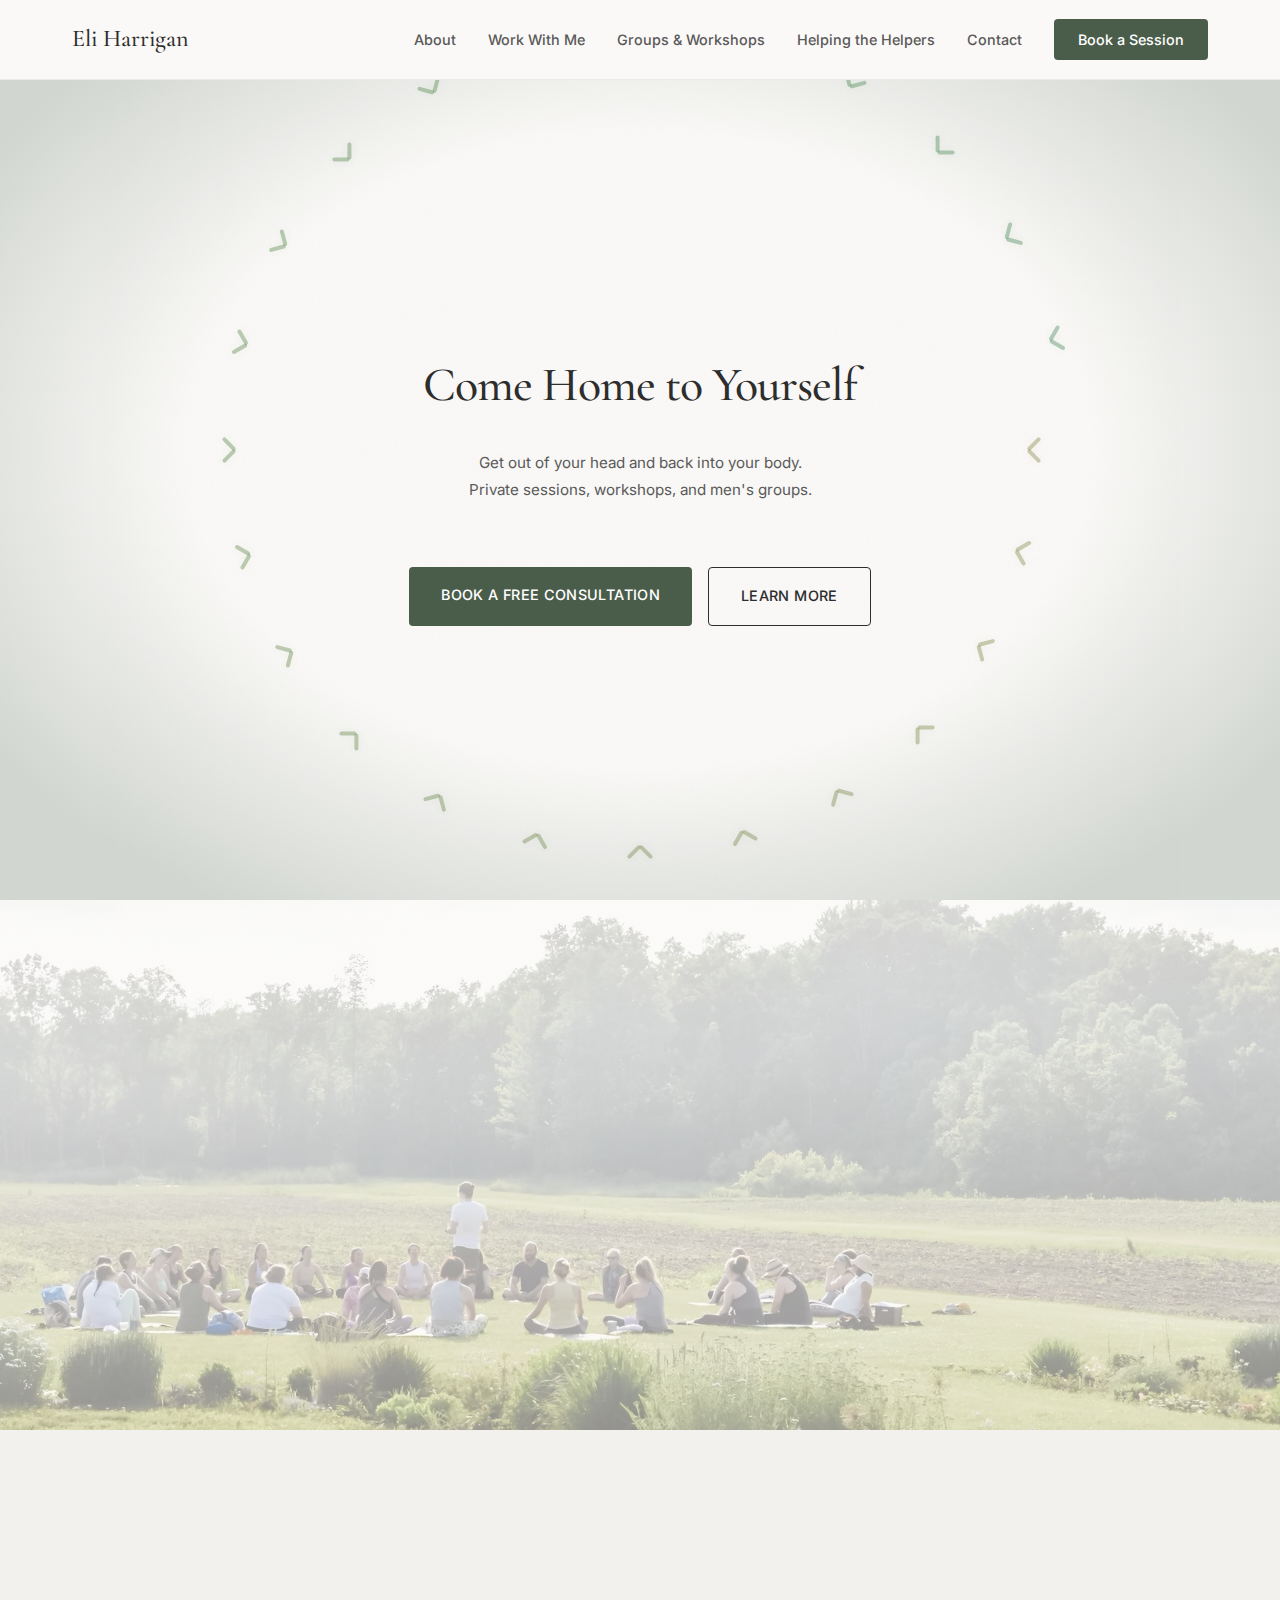
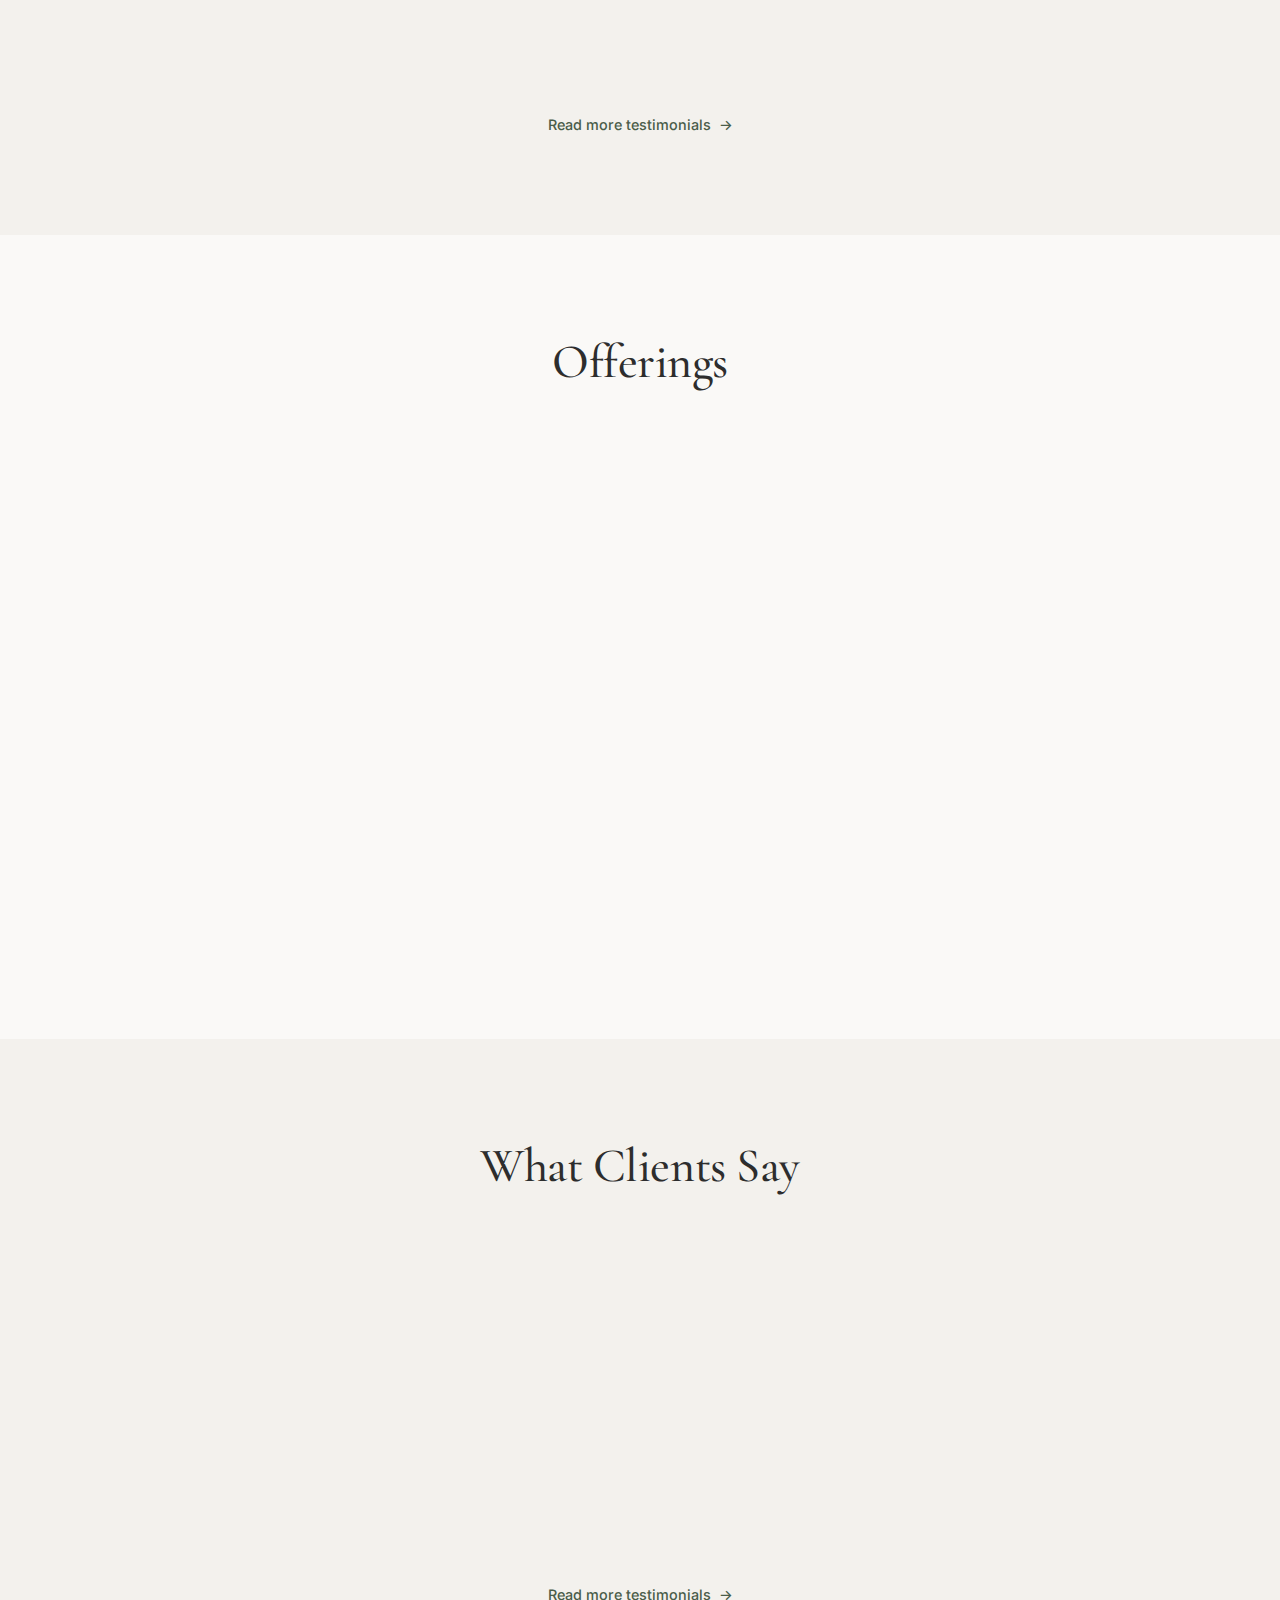
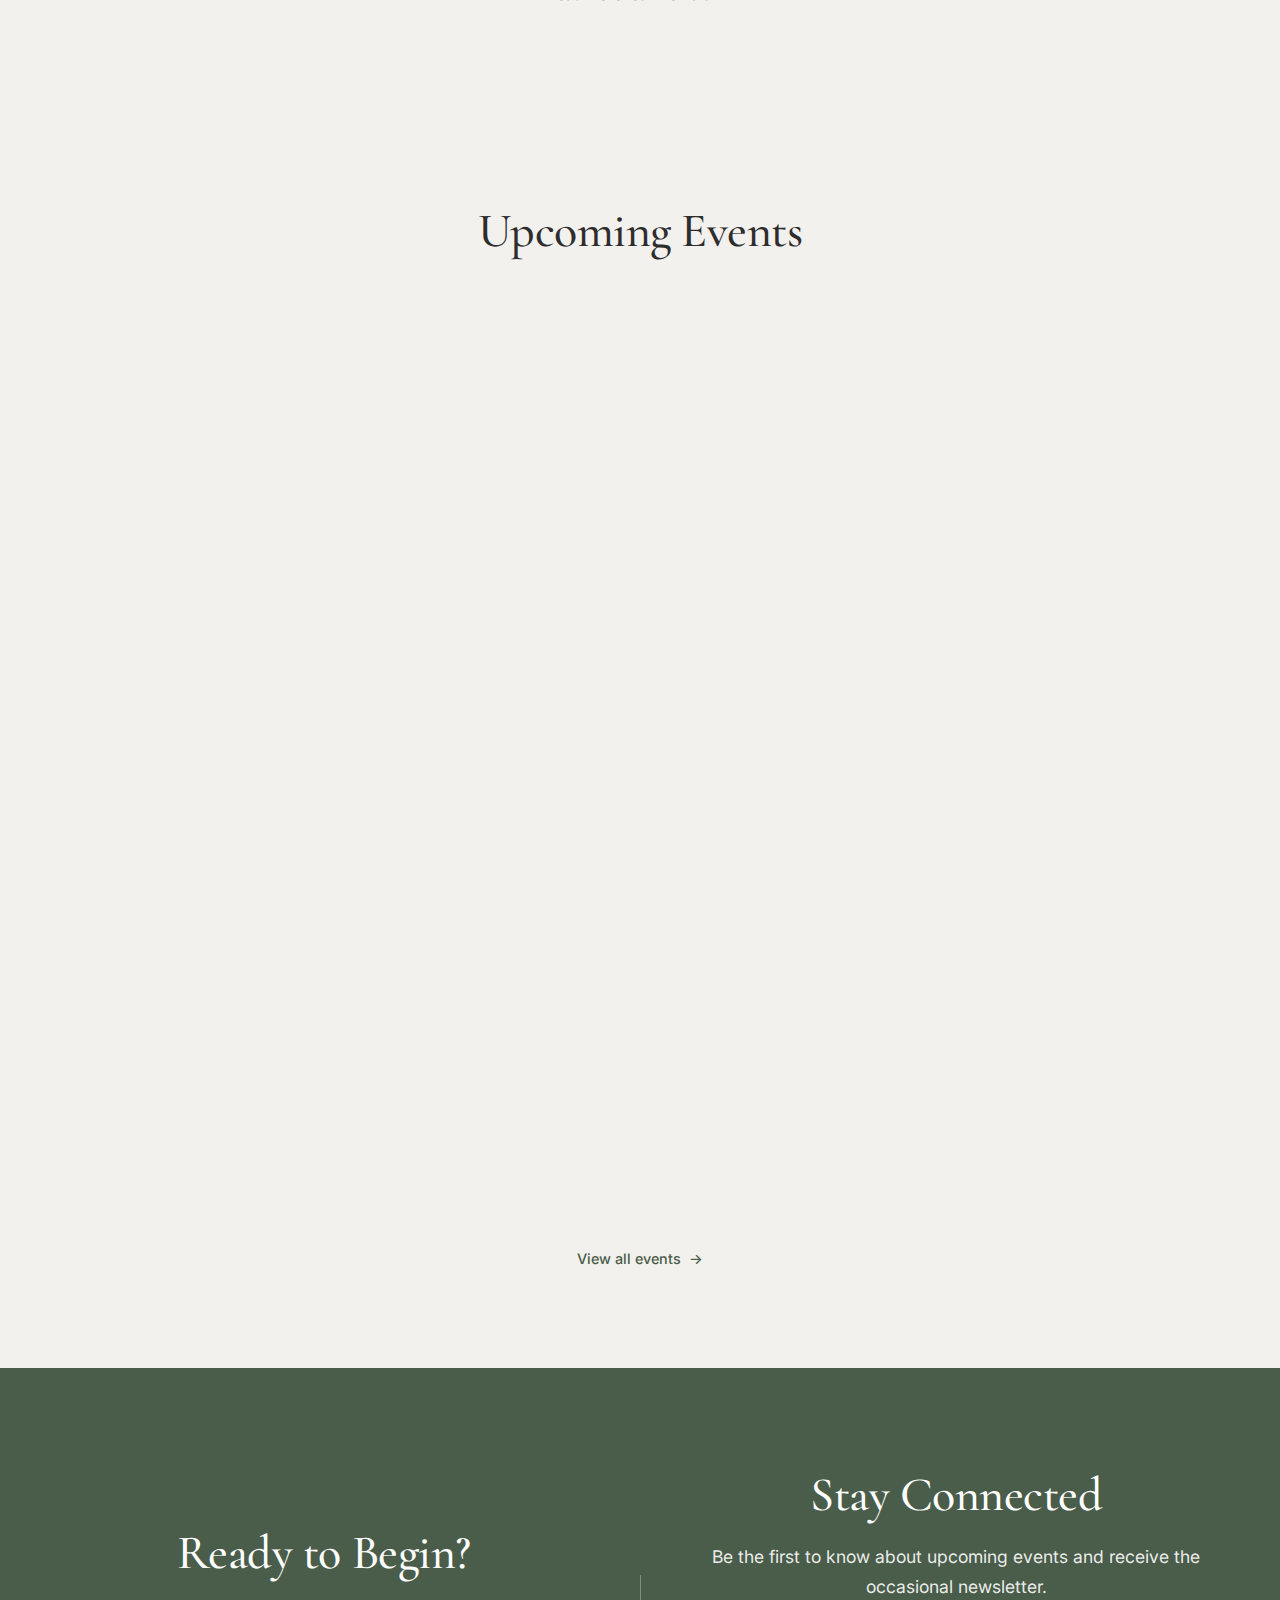
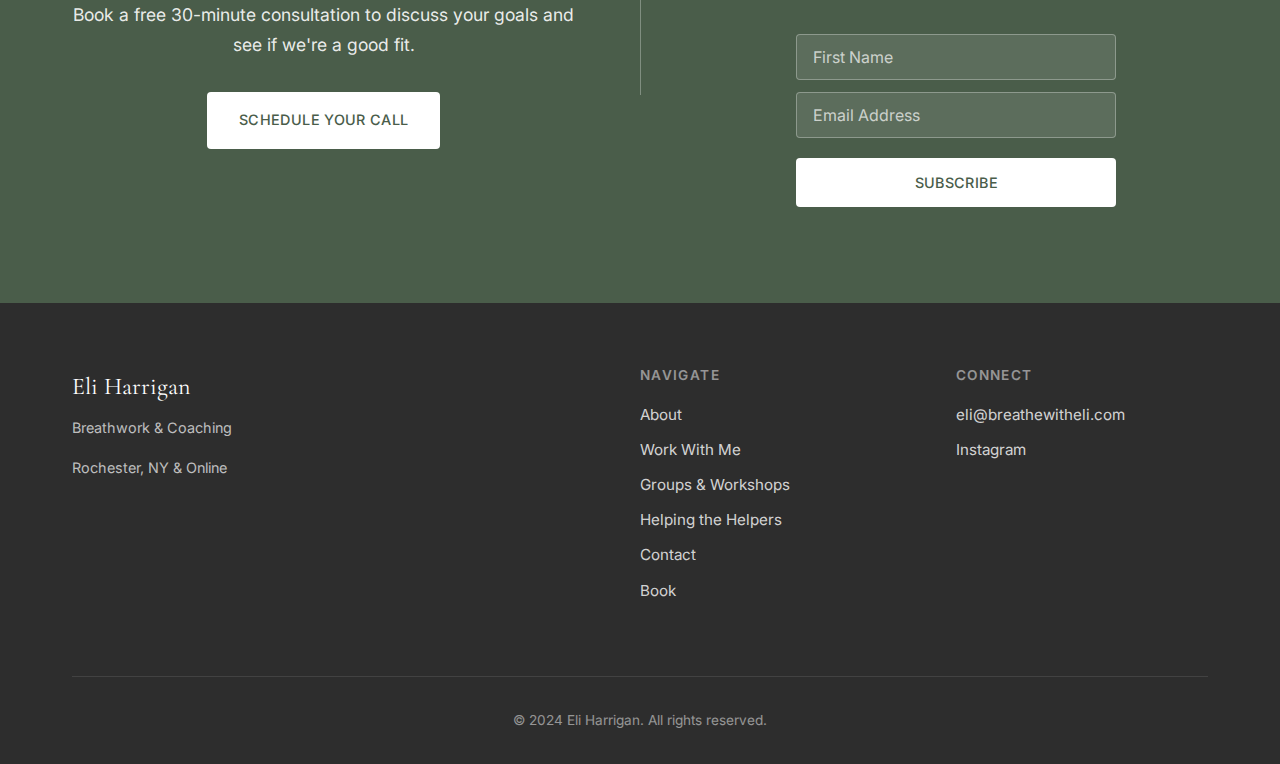
<file: index.html>
<!DOCTYPE html>
<html lang="en">
<head>
    <meta charset="UTF-8">
    <meta name="viewport" content="width=device-width, initial-scale=1.0">
    <title>Eli Harrigan | Breathwork & Coaching</title>
    <meta name="description" content="Transform your life through breathwork and coaching with Eli Harrigan. Private sessions, group workshops, and men's groups in Rochester, NY and online.">

    <!-- Favicon -->
    <link rel="icon" type="image/svg+xml" href="images/favicon.svg">

    <!-- Open Graph / Social Media -->
    <meta property="og:type" content="website">
    <meta property="og:title" content="Come Home to Yourself">
    <meta property="og:description" content="Get out of your head and back into your body. Private sessions, workshops, and men's groups.">
    <meta property="og:image" content="https://breathewitheli.com/images/hero-group-session.jpg">
    <meta property="og:url" content="https://breathewitheli.com">
    <meta name="twitter:card" content="summary_large_image">

    <link rel="preconnect" href="https://fonts.googleapis.com">
    <link rel="preconnect" href="https://fonts.gstatic.com" crossorigin>
    <link href="https://fonts.googleapis.com/css2?family=Cormorant+Garamond:ital,wght@0,400;0,500;0,600;1,400&family=Inter:wght@400;500;600&display=swap" rel="stylesheet">
    <link rel="stylesheet" href="css/styles.css">
</head>
<body>
    <!-- Navigation -->
    <nav class="navbar">
        <div class="nav-container">
            <a href="index.html" class="nav-logo">Eli Harrigan</a>
            <button class="nav-toggle" aria-label="Toggle navigation">
                <span></span>
                <span></span>
                <span></span>
            </button>
            <ul class="nav-menu">
                <li><a href="about.html">About</a></li>
                <li class="nav-dropdown">
                    <a href="work-with-me.html">Work With Me</a>
                    <ul class="dropdown-menu">
                        <li><a href="work-with-me.html#breathwork">Dynamic Breathwork</a></li>
                        <li><a href="work-with-me.html#coaching">Somatic Coaching</a></li>
                        <li><a href="work-with-me.html#mens-groups">Men's Groups</a></li>
                    </ul>
                </li>
                <li><a href="upcoming.html">Groups & Workshops</a></li>
                <li><a href="for-teams.html">Helping the Helpers</a></li>
                <li><a href="contact.html">Contact</a></li>
                <li><a href="book.html" class="nav-cta">Book a Session</a></li>
            </ul>
        </div>
    </nav>

    <!-- Hero Section -->
    <section class="hero hero--mandala">
        <div class="mandala-hover-container" id="hero-mandala"></div>
        <div class="hero-content">
            <h1>Come Home to Yourself</h1>
            <p class="hero-subtitle">Get out of your head and back into your body.<br class="desktop-only"> Private sessions, workshops, and men's groups.</p>
            <div class="mandala-mobile" id="hero-mandala-mobile"></div>
            <div class="hero-buttons">
                <a href="book.html?service=consultation" class="btn btn-primary">Book a Free Consultation</a>
                <a href="work-with-me.html" class="btn btn-secondary">Learn More</a>
            </div>
        </div>
        <a href="#intro" class="scroll-indicator" aria-label="Scroll to content">
            <svg viewBox="0 0 24 24" fill="none" stroke="currentColor" stroke-width="2">
                <path d="M7 13l5 5 5-5M7 6l5 5 5-5"/>
            </svg>
        </a>
    </section>

    <!-- Introduction Section -->
    <section id="intro" class="intro intro--with-image">
        <div class="container">
            <div class="intro-content">
                <h2>Welcome</h2>
                <p>I'm Eli Harrigan, a breathwork facilitator and coach based in Rochester, NY. I work with individuals and groups who are ready to create meaningful change in their lives.</p>
                <p>Through the power of conscious breathing, we can access parts of ourselves that thinking alone cannot reach. Whether you're navigating a transition, seeking deeper self-understanding, or ready to break through old patterns, I'm here to guide you.</p>
                <a href="about.html" class="link-arrow">More about my approach</a>
            </div>
        </div>
    </section>

    <!-- Matt Rohrer Quote -->
    <section class="testimonial">
        <div class="container">
            <blockquote class="testimonial-quote">
                <p>"Eli has helped open me up and shift my relationship to my own pain, sadness, and joy."</p>
                <cite>— Matt Rohrer, Psychotherapist & Executive Coach</cite>
            </blockquote>
            <div style="text-align: center; margin-top: 1.5rem;">
                <a href="about.html#testimonials" class="link-arrow">Read more testimonials</a>
            </div>
        </div>
    </section>

    <!-- Services Section -->
    <section class="services">
        <div class="container">
            <h2 class="section-title">Offerings</h2>
            <div class="services-grid">
                <div class="service-card">
                    <div class="service-icon">
                        <svg width="48" height="48" viewBox="0 0 24 24" fill="none" stroke="currentColor" stroke-width="1.5">
                            <!-- Person icon -->
                            <circle cx="12" cy="8" r="4"/>
                            <path d="M20 21a8 8 0 1 0-16 0"/>
                        </svg>
                    </div>
                    <h3>Somatic Coaching</h3>
                    <p>Feeling stuck & ready for a shift? 1:1 coaching sessions provide space for honest reflection, emotional unearthing, and embodied change.</p>
                    <a href="work-with-me.html#coaching" class="link-arrow">Learn more</a>
                </div>
                <div class="service-card">
                    <div class="service-icon">
                        <svg width="48" height="48" viewBox="0 0 24 24" fill="none" stroke="currentColor" stroke-width="1.5">
                            <!-- Expanding circles / breath icon -->
                            <circle cx="12" cy="12" r="3"/>
                            <circle cx="12" cy="12" r="7"/>
                            <circle cx="12" cy="12" r="11"/>
                        </svg>
                    </div>
                    <h3>Dynamic Breathwork</h3>
                    <p>Somatic therapy. Unwind chronic bracing patterns in the body with a conscious connected breath.</p>
                    <a href="work-with-me.html#breathwork" class="link-arrow">Breathe!</a>
                </div>
                <div class="service-card">
                    <div class="service-icon">
                        <svg width="48" height="48" viewBox="0 0 24 24" fill="none" stroke="currentColor" stroke-width="1.5">
                            <!-- Heart icon -->
                            <path d="M19 14c1.49-1.46 3-3.21 3-5.5A5.5 5.5 0 0 0 16.5 3c-1.76 0-3 .5-4.5 2-1.5-1.5-2.74-2-4.5-2A5.5 5.5 0 0 0 2 8.5c0 2.3 1.5 4.05 3 5.5l7 7Z"/>
                        </svg>
                    </div>
                    <h3>Men's Groups</h3>
                    <p>Join a group of conscious men for reflection, accountability & growth.</p>
                    <a href="work-with-me.html#mens-groups" class="link-arrow">Explore Current Offerings</a>
                </div>
            </div>
        </div>
    </section>

    <!-- More Testimonials Section -->
    <section class="content-section">
        <div class="container">
            <h2 style="text-align: center; margin-bottom: 3rem;">What Clients Say</h2>
            <div class="testimonials-grid">
                <div class="testimonial-card testimonial-card--with-photo">
                    <div class="testimonial-photo">
                        <img src="images/testimonial-jenny-muller.jpg" alt="Jenny Muller">
                    </div>
                    <div class="testimonial-content">
                        <p>"I've spent 20 years and thousands of dollars chasing what Eli gave me in an hour and a half."</p>
                        <cite>— Jenny Muller</cite>
                    </div>
                </div>
                <div class="testimonial-card testimonial-card--with-photo">
                    <div class="testimonial-photo">
                        <img src="images/testimonial-jesse-poppick.png" alt="Jesse Poppick">
                    </div>
                    <div class="testimonial-content">
                        <p>"It was nothing short of life-changing. I walked away completely in awe of the power of my own body and breath."</p>
                        <cite>— Jesse Poppick</cite>
                    </div>
                </div>
                <div class="testimonial-card testimonial-card--with-photo">
                    <div class="testimonial-photo">
                        <img src="images/testimonial-angela-ai.jpg" alt="Angela Ai">
                    </div>
                    <div class="testimonial-content">
                        <p>"My breathwork experience with Eli was transformative. The simple clear guidance Eli gave left space for me to enter into one of the deepest meditative states I have ever experienced."</p>
                        <cite>— Angela Ai</cite>
                    </div>
                </div>
            </div>
            <div style="text-align: center; margin-top: 2rem;">
                <a href="about.html#testimonials" class="link-arrow">Read more testimonials</a>
            </div>
        </div>
    </section>

    <!-- Upcoming Events Section -->
    <!-- NOTE: Keep this section in sync with upcoming.html, book.html, and work-with-me.html. When events are updated on upcoming.html, copy the same content here. -->
    <section class="content-section" style="background-color: var(--color-bg-alt);">
        <div class="container">
            <h2 style="text-align: center; margin-bottom: 2rem;">Upcoming Events</h2>
            <div class="events-list">
                <!-- Event 1: Breathwork at the Barn -->
                <div class="event-card">
                    <div class="event-date">
                        <span class="month">Feb</span>
                        <span class="day">1</span>
                    </div>
                    <div class="event-info">
                        <h3>Breathwork at the Barn</h3>
                        <p><strong>Saturday, February 1 · 2:00 PM - 4:00 PM</strong> · Victor, NY</p>
                        <p>Come as you are & unwind chronic patterns of bracing in the body-mind with the support of a group.</p>
                    </div>
                    <a href="https://app.acuityscheduling.com/schedule.php?owner=22572559&appointmentType=88474521" class="btn btn-secondary" target="_blank" rel="noopener">Register</a>
                </div>

                <!-- Event 2: The Inner Beloved Workshop -->
                <div class="event-card">
                    <div class="event-date">
                        <span class="month">Feb</span>
                        <span class="day">15</span>
                    </div>
                    <div class="event-info">
                        <h3>The Inner Beloved Workshop</h3>
                        <p><strong>Sunday, February 15 · 1:00 PM - 5:00 PM</strong> · Victor, NY</p>
                        <p>A half-day Valentine's Weekend workshop with <a href="https://jessetorgerson.com/" target="_blank" rel="noopener" style="color: var(--color-primary);">Jesse Torgerson</a> & Eli Harrigan.</p>
                    </div>
                    <a href="valentines.html" class="btn btn-secondary">More Info</a>
                </div>

                <!-- Event 3: Small Group Breathwork -->
                <div class="event-card">
                    <div class="event-date">
                        <span class="month">Mar</span>
                        <span class="day">3</span>
                    </div>
                    <div class="event-info">
                        <h3>Small Group Breathwork</h3>
                        <p><strong>Tuesday, March 3 · 6:00 PM - 8:00 PM</strong> · Pittsford, NY</p>
                        <p>An intimate group limited to four participants provides room for more personalized attention. Come as you are & unwind chronic patterns of bracing in the body-mind.</p>
                    </div>
                    <a href="https://buy.stripe.com/eVq8wP6BHcXecfg06bbV60k" class="btn btn-secondary" target="_blank" rel="noopener">Register</a>
                </div>

                <!-- Event 4: Men's Weekend Workshop -->
                <div class="event-card">
                    <div class="event-date">
                        <span class="month">Mar</span>
                        <span class="day">27</span>
                        <span style="font-size: 0.7rem; color: var(--color-text-light);">to 29</span>
                    </div>
                    <div class="event-info">
                        <h3>Men's Weekend Workshop</h3>
                        <p><strong>Friday-Sunday, March 27-29</strong> · Victor, NY</p>
                        <p>Somatics, movement, emotional processing, breathwork, fire circle. Real challenge & connection. No bullshit.</p>
                    </div>
                    <a href="mens-weekend.html" class="btn btn-secondary">More Info</a>
                </div>

                <!-- Event 5: The Present Man Project -->
                <div class="event-card">
                    <div class="event-date">
                        <span class="month">Apr</span>
                        <span class="day">7</span>
                        <span style="font-size: 0.7rem; color: var(--color-text-light);">to Jun 30</span>
                    </div>
                    <div class="event-info">
                        <h3>The Present Man Project</h3>
                        <p><strong>Ongoing Men's Group · 7:00 PM - 9:30 PM Tuesdays</strong> · Victor, NY</p>
                        <p>Next cohort dates: April 7th, 21st · May 5th, 19th · June 2nd, 16th, 30th</p>
                    </div>
                    <a href="mensgroup.html" class="btn btn-secondary">More Info</a>
                </div>
            </div>
            <div style="text-align: center; margin-top: 2rem;">
                <a href="upcoming.html" class="link-arrow">View all events</a>
            </div>
        </div>
    </section>

    <!-- CTA Section -->
    <section class="cta">
        <div class="container">
            <div class="cta-dual">
                <div class="cta-option">
                    <h2>Ready to Begin?</h2>
                    <p>Book a free 30-minute consultation to discuss your goals and see if we're a good fit.</p>
                    <a href="book.html?service=consultation" class="btn btn-primary">Schedule Your Call</a>
                </div>
                <div class="cta-divider"></div>
                <div class="cta-option">
                    <h2>Stay Connected</h2>
                    <p>Be the first to know about upcoming events and receive the occasional newsletter.</p>
                    <div class="kit-form-container">
                        <script src="https://f.convertkit.com/ckjs/ck.5.js"></script>
                        <form action="https://app.kit.com/forms/9017140/subscriptions" class="seva-form formkit-form" method="post" data-sv-form="9017140" data-uid="bd08d53fc5" data-format="inline" data-version="5" data-options="{&quot;settings&quot;:{&quot;after_subscribe&quot;:{&quot;action&quot;:&quot;message&quot;,&quot;success_message&quot;:&quot;Success! Now check your email to confirm your subscription.&quot;,&quot;redirect_url&quot;:&quot;&quot;},&quot;analytics&quot;:{&quot;google&quot;:null,&quot;fathom&quot;:null,&quot;facebook&quot;:null,&quot;segment&quot;:null,&quot;pinterest&quot;:null,&quot;sparkloop&quot;:null,&quot;googletagmanager&quot;:null},&quot;modal&quot;:{&quot;trigger&quot;:&quot;timer&quot;,&quot;scroll_percentage&quot;:null,&quot;timer&quot;:5,&quot;devices&quot;:&quot;all&quot;,&quot;show_once_every&quot;:15},&quot;powered_by&quot;:{&quot;show&quot;:true,&quot;url&quot;:&quot;https://kit.com/features/forms?utm_campaign=poweredby&amp;utm_content=form&amp;utm_medium=referral&amp;utm_source=dynamic&quot;},&quot;recaptcha&quot;:{&quot;enabled&quot;:false},&quot;return_visitor&quot;:{&quot;action&quot;:&quot;show&quot;,&quot;custom_content&quot;:&quot;&quot;},&quot;slide_in&quot;:{&quot;display_in&quot;:&quot;bottom_right&quot;,&quot;trigger&quot;:&quot;timer&quot;,&quot;scroll_percentage&quot;:null,&quot;timer&quot;:5,&quot;devices&quot;:&quot;all&quot;,&quot;show_once_every&quot;:15},&quot;sticky_bar&quot;:{&quot;display_in&quot;:&quot;top&quot;,&quot;trigger&quot;:&quot;timer&quot;,&quot;scroll_percentage&quot;:null,&quot;timer&quot;:5,&quot;devices&quot;:&quot;all&quot;,&quot;show_once_every&quot;:15}},&quot;version&quot;:&quot;5&quot;}" min-width="400 500 600 700 800"><div data-style="clean"><ul class="formkit-alert formkit-alert-error" data-element="errors" data-group="alert"></ul><div data-element="fields" data-stacked="false" class="seva-fields formkit-fields"><div class="formkit-field"><input class="formkit-input" aria-label="First Name" name="fields[first_name]" placeholder="First Name" type="text" style="color: rgb(0, 0, 0); border-color: rgb(227, 227, 227); border-radius: 4px; font-weight: 400;"></div><div class="formkit-field"><input class="formkit-input" name="email_address" aria-label="Email Address" placeholder="Email Address" required="" type="email" style="color: rgb(0, 0, 0); border-color: rgb(227, 227, 227); border-radius: 4px; font-weight: 400;"></div><button data-element="submit" class="formkit-submit formkit-submit" style="color: rgb(0, 0, 0); background-color: rgb(255, 255, 255); border-radius: 4px; font-weight: 400;"><div class="formkit-spinner"><div></div><div></div><div></div></div><span class="">Subscribe</span></button></div></div></form>
                    </div>
                </div>
            </div>
        </div>
    </section>

    <!-- Footer -->
    <footer class="footer">
        <div class="container">
            <div class="footer-content">
                <div class="footer-brand">
                    <a href="index.html" class="footer-logo">Eli Harrigan</a>
                    <p>Breathwork & Coaching</p>
                    <p class="footer-location">Rochester, NY & Online</p>
                </div>
                <div class="footer-nav">
                    <h4>Navigate</h4>
                    <ul>
                        <li><a href="about.html">About</a></li>
                        <li><a href="work-with-me.html">Work With Me</a></li>
                        <li><a href="upcoming.html">Groups & Workshops</a></li>
                        <li><a href="for-teams.html">Helping the Helpers</a></li>
                        <li><a href="contact.html">Contact</a></li>
                        <li><a href="book.html">Book</a></li>
                    </ul>
                </div>
                <div class="footer-connect">
                    <h4>Connect</h4>
                    <ul>
                        <li><a href="mailto:eli@breathewitheli.com">eli@breathewitheli.com</a></li>
                        <li><a href="https://instagram.com/breathewitheli" target="_blank" rel="noopener">Instagram</a></li>
                    </ul>
                </div>
            </div>
            <div class="footer-bottom">
                <p>&copy; 2024 Eli Harrigan. All rights reserved.</p>
            </div>
        </div>
    </footer>

    <script src="js/main.js"></script>
</body>
</html>
</file>
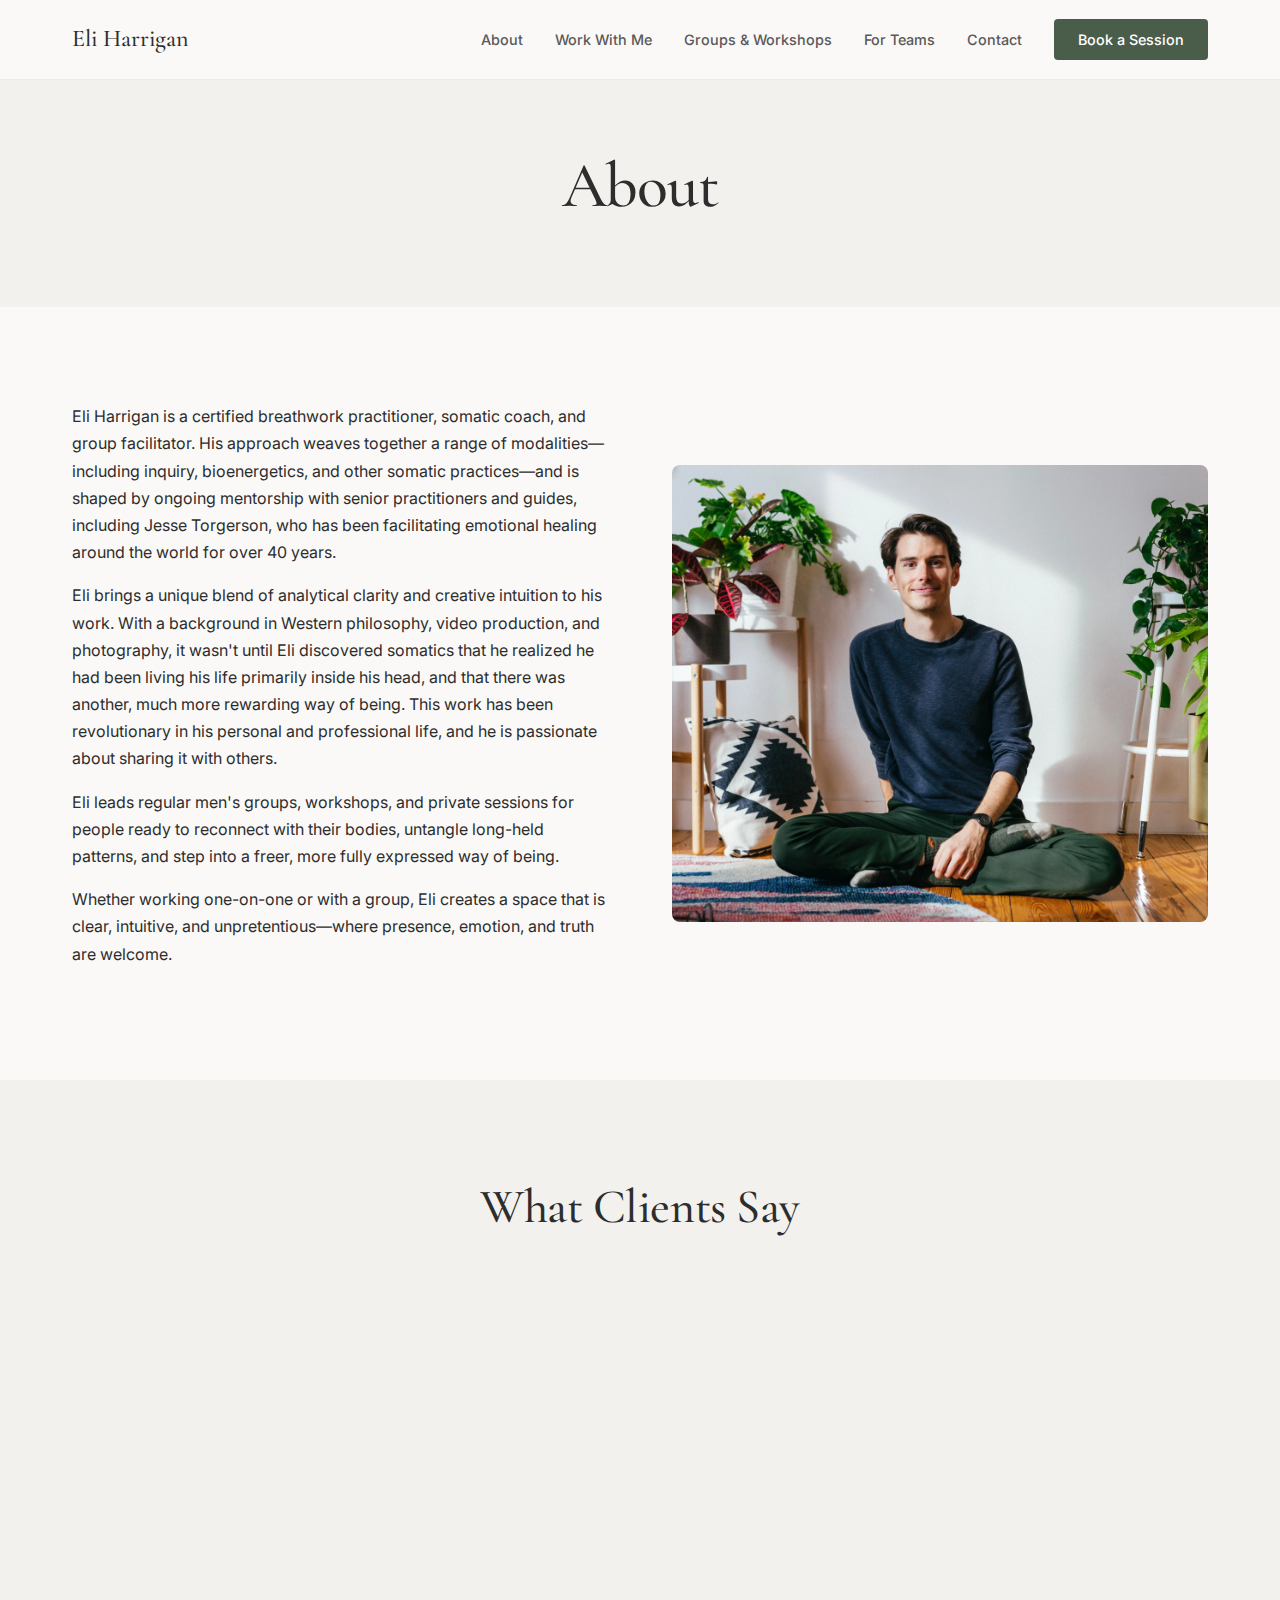
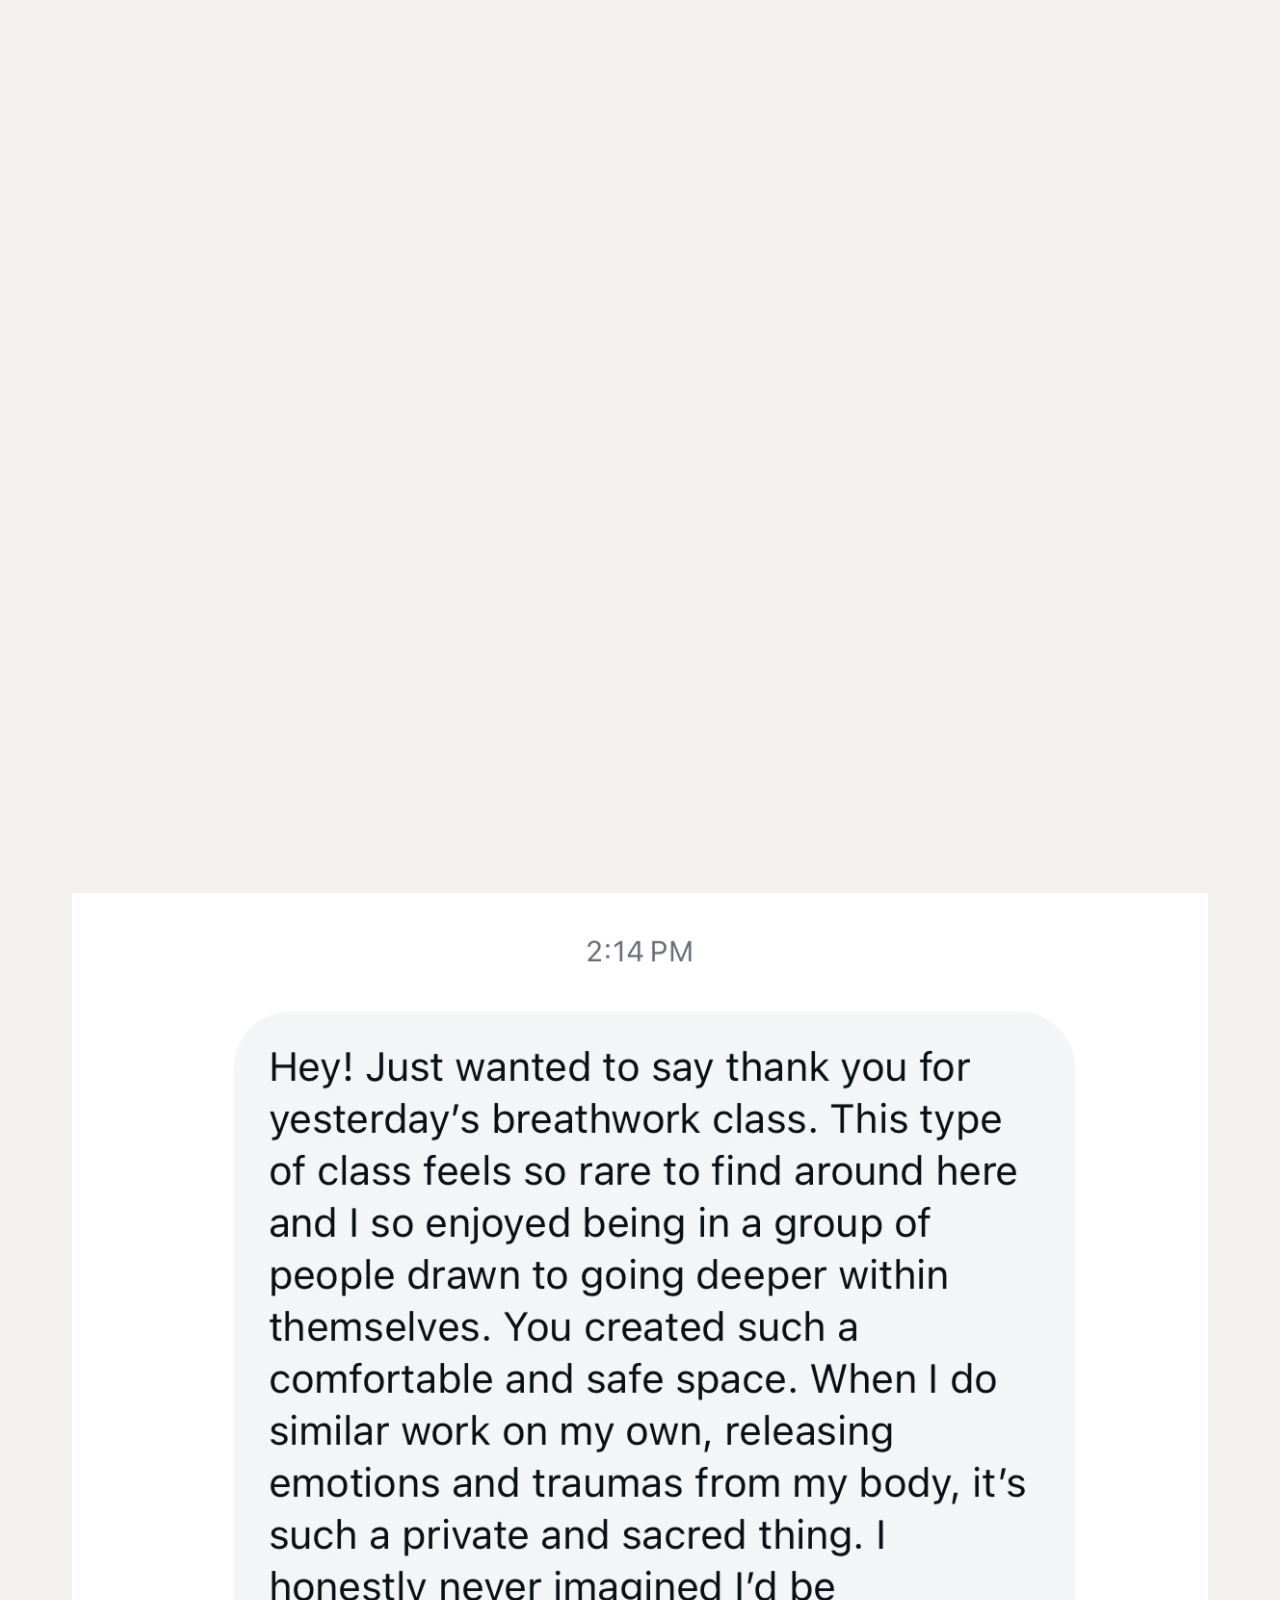
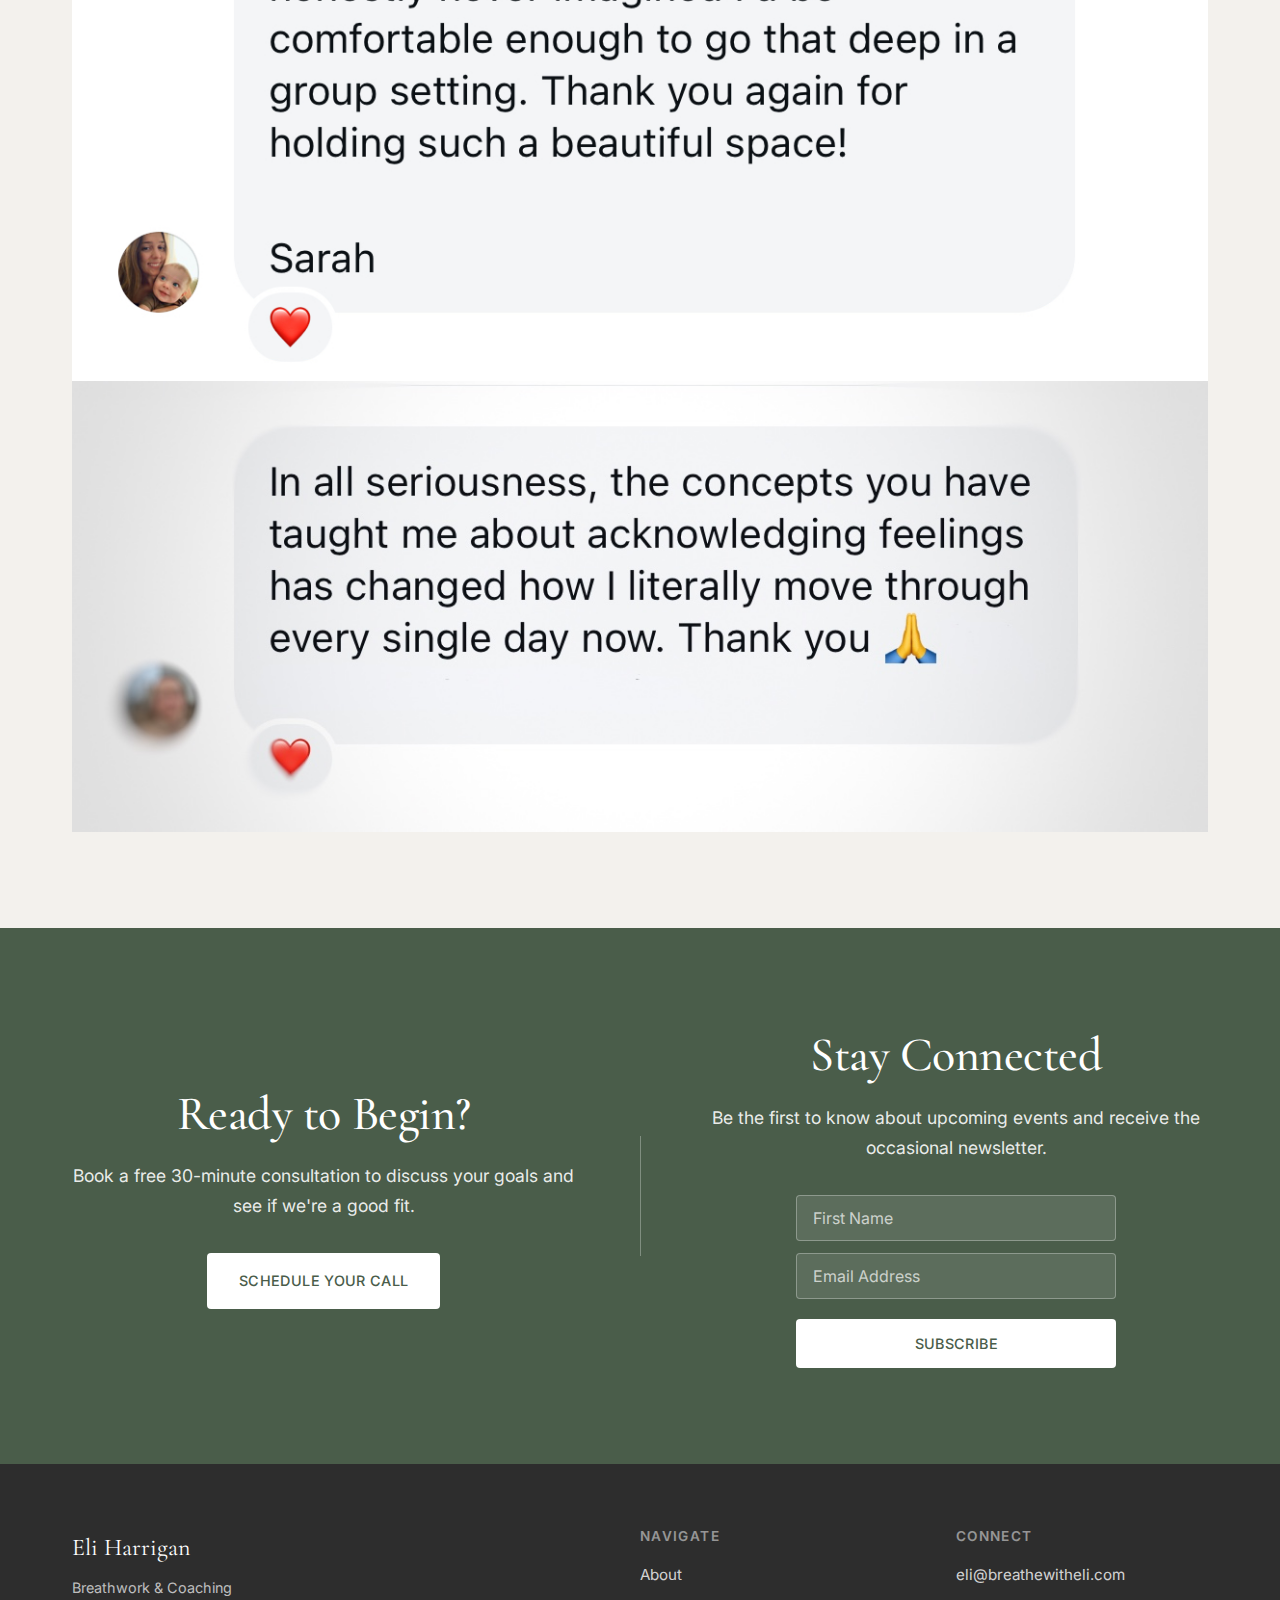
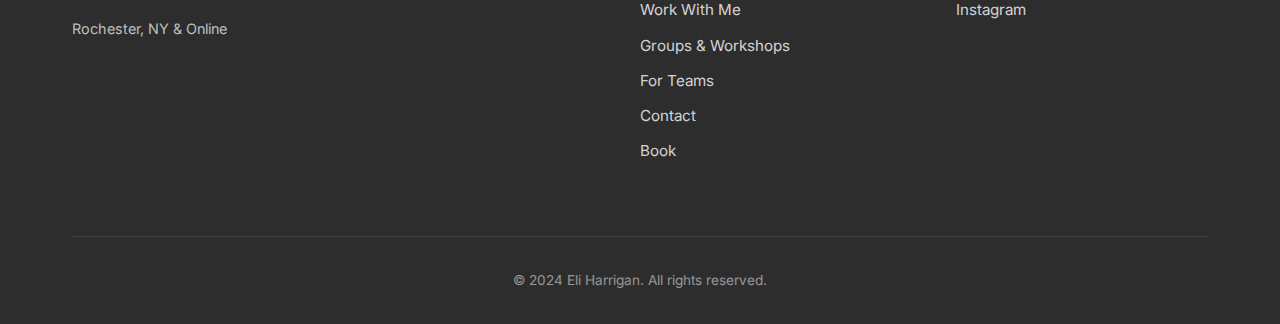
<file: about.html>
<!DOCTYPE html>
<html lang="en">
<head>
    <meta charset="UTF-8">
    <meta name="viewport" content="width=device-width, initial-scale=1.0">
    <title>About | Eli Harrigan</title>
    <meta name="description" content="Learn about Eli Harrigan's journey into breathwork and coaching, and his approach to helping clients create meaningful change.">

    <!-- Favicon -->
    <link rel="icon" type="image/svg+xml" href="images/favicon.svg">

    <!-- Open Graph / Social Media -->
    <meta property="og:type" content="website">
    <meta property="og:title" content="Come Home to Yourself">
    <meta property="og:description" content="Get out of your head and back into your body. Private sessions, workshops, and men's groups.">
    <meta property="og:image" content="https://breathewitheli.com/images/hero-group-session.jpg">
    <meta property="og:url" content="https://breathewitheli.com">
    <meta name="twitter:card" content="summary_large_image">

    <link rel="preconnect" href="https://fonts.googleapis.com">
    <link rel="preconnect" href="https://fonts.gstatic.com" crossorigin>
    <link href="https://fonts.googleapis.com/css2?family=Cormorant+Garamond:ital,wght@0,400;0,500;0,600;1,400&family=Inter:wght@400;500;600&display=swap" rel="stylesheet">
    <link rel="stylesheet" href="css/styles.css">
</head>
<body>
    <!-- Navigation -->
    <nav class="navbar">
        <div class="nav-container">
            <a href="index.html" class="nav-logo">Eli Harrigan</a>
            <button class="nav-toggle" aria-label="Toggle navigation">
                <span></span>
                <span></span>
                <span></span>
            </button>
            <ul class="nav-menu">
                <li><a href="about.html">About</a></li>
                <li class="nav-dropdown">
                    <a href="work-with-me.html">Work With Me</a>
                    <ul class="dropdown-menu">
                        <li><a href="work-with-me.html#breathwork">Dynamic Breathwork</a></li>
                        <li><a href="work-with-me.html#coaching">Somatic Coaching</a></li>
                        <li><a href="work-with-me.html#mens-groups">Men's Groups</a></li>
                    </ul>
                </li>
                <li><a href="upcoming.html">Groups & Workshops</a></li>
                <li><a href="for-teams.html">For Teams</a></li>
                <li><a href="contact.html">Contact</a></li>
                <li><a href="book.html" class="nav-cta">Book a Session</a></li>
            </ul>
        </div>
    </nav>

    <!-- Page Header -->
    <header class="page-header">
        <div class="container">
            <h1>About</h1>
        </div>
    </header>

    <!-- About Content -->
    <section class="content-section">
        <div class="container">
            <div class="two-col">
                <div class="about-text">
                    <p>Eli Harrigan is a certified breathwork practitioner, somatic coach, and group facilitator. His approach weaves together a range of modalities—including inquiry, bioenergetics, and other somatic practices—and is shaped by ongoing mentorship with senior practitioners and guides, including Jesse Torgerson, who has been facilitating emotional healing around the world for over 40 years.</p>
                    <p>Eli brings a unique blend of analytical clarity and creative intuition to his work. With a background in Western philosophy, video production, and photography, it wasn't until Eli discovered somatics that he realized he had been living his life primarily inside his head, and that there was another, much more rewarding way of being. This work has been revolutionary in his personal and professional life, and he is passionate about sharing it with others.</p>
                    <p>Eli leads regular men's groups, workshops, and private sessions for people ready to reconnect with their bodies, untangle long-held patterns, and step into a freer, more fully expressed way of being.</p>
                    <p>Whether working one-on-one or with a group, Eli creates a space that is clear, intuitive, and unpretentious—where presence, emotion, and truth are welcome.</p>
                </div>
                <div class="about-image">
                    <img src="images/eli-portrait.jpg" alt="Eli Harrigan">
                </div>
            </div>
        </div>
    </section>

    <!-- Testimonials Section -->
    <section id="testimonials" class="content-section" style="background-color: var(--color-bg-alt);">
        <div class="container">
            <h2 style="text-align: center; margin-bottom: 3rem;">What Clients Say</h2>
            <div class="testimonials-grid">
                <div class="testimonial-card testimonial-card--with-photo">
                    <div class="testimonial-photo">
                        <img src="images/testimonial-matt-rohrer.jpg" alt="Matthew L. Rohrer">
                    </div>
                    <div class="testimonial-content">
                        <p>"Doing breathwork with Eli has helped open me up and shift my relationship to my own pain, sadness, and joy."</p>
                        <cite>— Matthew L. Rohrer, LCSW, Psychotherapist & Executive Coach</cite>
                    </div>
                </div>
                <div class="testimonial-card testimonial-card--with-photo">
                    <div class="testimonial-photo">
                        <img src="images/testimonial-jenny-muller.jpg" alt="Jenny Muller">
                    </div>
                    <div class="testimonial-content">
                        <p>"I've spent 20 years and thousands of dollars chasing what Eli gave me in an hour and a half. I had a powerful release that I had not anticipated. At the end, I felt like I had finally found that quiet, non-judgment space where I could just 'be.'"</p>
                        <cite>— Jenny Muller</cite>
                    </div>
                </div>
                <div class="testimonial-card testimonial-card--with-photo">
                    <div class="testimonial-photo">
                        <img src="images/testimonial-jesse-poppick.png" alt="Jesse Poppick">
                    </div>
                    <div class="testimonial-content">
                        <p>"It was nothing short of life-changing. I walked away completely in awe of the power of my own body and breath and had one of the best sleeps I'd had in months that night."</p>
                        <cite>— Jesse Poppick</cite>
                    </div>
                </div>
                <div class="testimonial-card testimonial-card--with-photo">
                    <div class="testimonial-photo">
                        <img src="images/testimonial-maggie-benham.png" alt="Dr. Maggie Benham">
                    </div>
                    <div class="testimonial-content">
                        <p>"Private breath work with Eli has been transformative for me and my husband. Eli is intuitive and patient which helps you allow for whatever your nervous system is ready to release."</p>
                        <cite>— Dr. Maggie Benham, DC</cite>
                    </div>
                </div>
                <div class="testimonial-card testimonial-card--with-photo">
                    <div class="testimonial-photo">
                        <img src="images/testimonial-matthew-kaufman.jpg" alt="Matthew Kaufman">
                    </div>
                    <div class="testimonial-content">
                        <p>"Eli is a masterful facilitator of growth and insight. Since working with him, I've illuminated parts of myself that had unconsciously taken the wheel. He's cleared the path for my unique life force to flow more freely."</p>
                        <cite>— Matthew Kaufman, Men's Group Facilitator</cite>
                    </div>
                </div>
                <div class="testimonial-card testimonial-card--with-photo">
                    <div class="testimonial-photo">
                        <img src="images/testimonial-graham-burns.jpg" alt="Graham Burns">
                    </div>
                    <div class="testimonial-content">
                        <p>"After many many sessions with Eli I can say with confidence that he is someone I trust to be able to handle whatever comes up. Eli is an intuitive, knowledgeable, and steadfast guide through this work."</p>
                        <cite>— Graham Burns</cite>
                    </div>
                </div>
                <div class="testimonial-card testimonial-card--with-photo">
                    <div class="testimonial-photo">
                        <img src="images/testimonial-david-sutcliffe.png" alt="David Sutcliffe">
                    </div>
                    <div class="testimonial-content">
                        <p>"My breathwork experience with Eli was powerful. He's a gifted facilitator, clear and gentle in his leadership. I was able to relax fully and trust in his guidance. A wonderful experience."</p>
                        <cite>— David Sutcliffe, CCEP, Somatic Practitioner & Coach</cite>
                    </div>
                </div>
                <div class="testimonial-card testimonial-card--with-photo">
                    <div class="testimonial-photo">
                        <img src="images/testimonial-angela-ai.jpg" alt="Angela Ai">
                    </div>
                    <div class="testimonial-content">
                        <p>"My breathwork experience with Eli was transformative. The simple clear guidance Eli gave left space for me to enter into one of the deepest meditative states I have ever experienced."</p>
                        <cite>— Angela Ai</cite>
                    </div>
                </div>
                <div class="testimonial-card testimonial-card--with-photo">
                    <div class="testimonial-photo">
                        <img src="images/testimonial-jonathan-magee.jpg" alt="Jonathan Magee">
                    </div>
                    <div class="testimonial-content">
                        <p>"Doing breathwork with Eli was a life-changing experience. I was amazed at what insights and relief could come. Eli's calming, grounded presence made me feel safe and supported."</p>
                        <cite>— Jonathan Magee</cite>
                    </div>
                </div>
            </div>

            <!-- Screenshot testimonials -->
            <div style="margin-top: 4rem;">
                <div class="screenshot-testimonials">
                    <div class="screenshot-testimonial">
                        <img src="images/testimonial-screenshot-sarah.png" alt="Message from Sarah thanking Eli for the breathwork class">
                    </div>
                    <div class="screenshot-testimonial">
                        <img src="images/testimonial-screenshot-2.png" alt="Message about how breathwork changed their daily life">
                    </div>
                </div>
            </div>
        </div>
    </section>

    <!-- CTA Section -->
    <section class="cta">
        <div class="container">
            <div class="cta-dual">
                <div class="cta-option">
                    <h2>Ready to Begin?</h2>
                    <p>Book a free 30-minute consultation to discuss your goals and see if we're a good fit.</p>
                    <a href="book.html?service=consultation" class="btn btn-primary">Schedule Your Call</a>
                </div>
                <div class="cta-divider"></div>
                <div class="cta-option">
                    <h2>Stay Connected</h2>
                    <p>Be the first to know about upcoming events and receive the occasional newsletter.</p>
                    <div class="kit-form-container">
                        <script src="https://f.convertkit.com/ckjs/ck.5.js"></script>
                        <form action="https://app.kit.com/forms/9017140/subscriptions" class="seva-form formkit-form" method="post" data-sv-form="9017140" data-uid="bd08d53fc5" data-format="inline" data-version="5" data-options="{&quot;settings&quot;:{&quot;after_subscribe&quot;:{&quot;action&quot;:&quot;message&quot;,&quot;success_message&quot;:&quot;Success! Now check your email to confirm your subscription.&quot;,&quot;redirect_url&quot;:&quot;&quot;},&quot;analytics&quot;:{&quot;google&quot;:null,&quot;fathom&quot;:null,&quot;facebook&quot;:null,&quot;segment&quot;:null,&quot;pinterest&quot;:null,&quot;sparkloop&quot;:null,&quot;googletagmanager&quot;:null},&quot;modal&quot;:{&quot;trigger&quot;:&quot;timer&quot;,&quot;scroll_percentage&quot;:null,&quot;timer&quot;:5,&quot;devices&quot;:&quot;all&quot;,&quot;show_once_every&quot;:15},&quot;powered_by&quot;:{&quot;show&quot;:true,&quot;url&quot;:&quot;https://kit.com/features/forms?utm_campaign=poweredby&amp;utm_content=form&amp;utm_medium=referral&amp;utm_source=dynamic&quot;},&quot;recaptcha&quot;:{&quot;enabled&quot;:false},&quot;return_visitor&quot;:{&quot;action&quot;:&quot;show&quot;,&quot;custom_content&quot;:&quot;&quot;},&quot;slide_in&quot;:{&quot;display_in&quot;:&quot;bottom_right&quot;,&quot;trigger&quot;:&quot;timer&quot;,&quot;scroll_percentage&quot;:null,&quot;timer&quot;:5,&quot;devices&quot;:&quot;all&quot;,&quot;show_once_every&quot;:15},&quot;sticky_bar&quot;:{&quot;display_in&quot;:&quot;top&quot;,&quot;trigger&quot;:&quot;timer&quot;,&quot;scroll_percentage&quot;:null,&quot;timer&quot;:5,&quot;devices&quot;:&quot;all&quot;,&quot;show_once_every&quot;:15}},&quot;version&quot;:&quot;5&quot;}" min-width="400 500 600 700 800"><div data-style="clean"><ul class="formkit-alert formkit-alert-error" data-element="errors" data-group="alert"></ul><div data-element="fields" data-stacked="false" class="seva-fields formkit-fields"><div class="formkit-field"><input class="formkit-input" aria-label="First Name" name="fields[first_name]" placeholder="First Name" type="text" style="color: rgb(0, 0, 0); border-color: rgb(227, 227, 227); border-radius: 4px; font-weight: 400;"></div><div class="formkit-field"><input class="formkit-input" name="email_address" aria-label="Email Address" placeholder="Email Address" required="" type="email" style="color: rgb(0, 0, 0); border-color: rgb(227, 227, 227); border-radius: 4px; font-weight: 400;"></div><button data-element="submit" class="formkit-submit formkit-submit" style="color: rgb(0, 0, 0); background-color: rgb(255, 255, 255); border-radius: 4px; font-weight: 400;"><div class="formkit-spinner"><div></div><div></div><div></div></div><span class="">Subscribe</span></button></div></div></form>
                    </div>
                </div>
            </div>
        </div>
    </section>

    <!-- Footer -->
    <footer class="footer">
        <div class="container">
            <div class="footer-content">
                <div class="footer-brand">
                    <a href="index.html" class="footer-logo">Eli Harrigan</a>
                    <p>Breathwork & Coaching</p>
                    <p class="footer-location">Rochester, NY & Online</p>
                </div>
                <div class="footer-nav">
                    <h4>Navigate</h4>
                    <ul>
                        <li><a href="about.html">About</a></li>
                        <li class="nav-dropdown">
                    <a href="work-with-me.html">Work With Me</a>
                    <ul class="dropdown-menu">
                        <li><a href="work-with-me.html#breathwork">Dynamic Breathwork</a></li>
                        <li><a href="work-with-me.html#coaching">Somatic Coaching</a></li>
                        <li><a href="work-with-me.html#mens-groups">Men's Groups</a></li>
                    </ul>
                </li>
                        <li><a href="upcoming.html">Groups & Workshops</a></li>
                        <li><a href="for-teams.html">For Teams</a></li>
                        <li><a href="contact.html">Contact</a></li>
                        <li><a href="book.html">Book</a></li>
                    </ul>
                </div>
                <div class="footer-connect">
                    <h4>Connect</h4>
                    <ul>
                        <li><a href="mailto:eli@breathewitheli.com">eli@breathewitheli.com</a></li>
                        <li><a href="https://instagram.com/breathewitheli" target="_blank" rel="noopener">Instagram</a></li>
                    </ul>
                </div>
            </div>
            <div class="footer-bottom">
                <p>&copy; 2024 Eli Harrigan. All rights reserved.</p>
            </div>
        </div>
    </footer>

    <script src="js/main.js"></script>
    
</body>
</html>
</file>
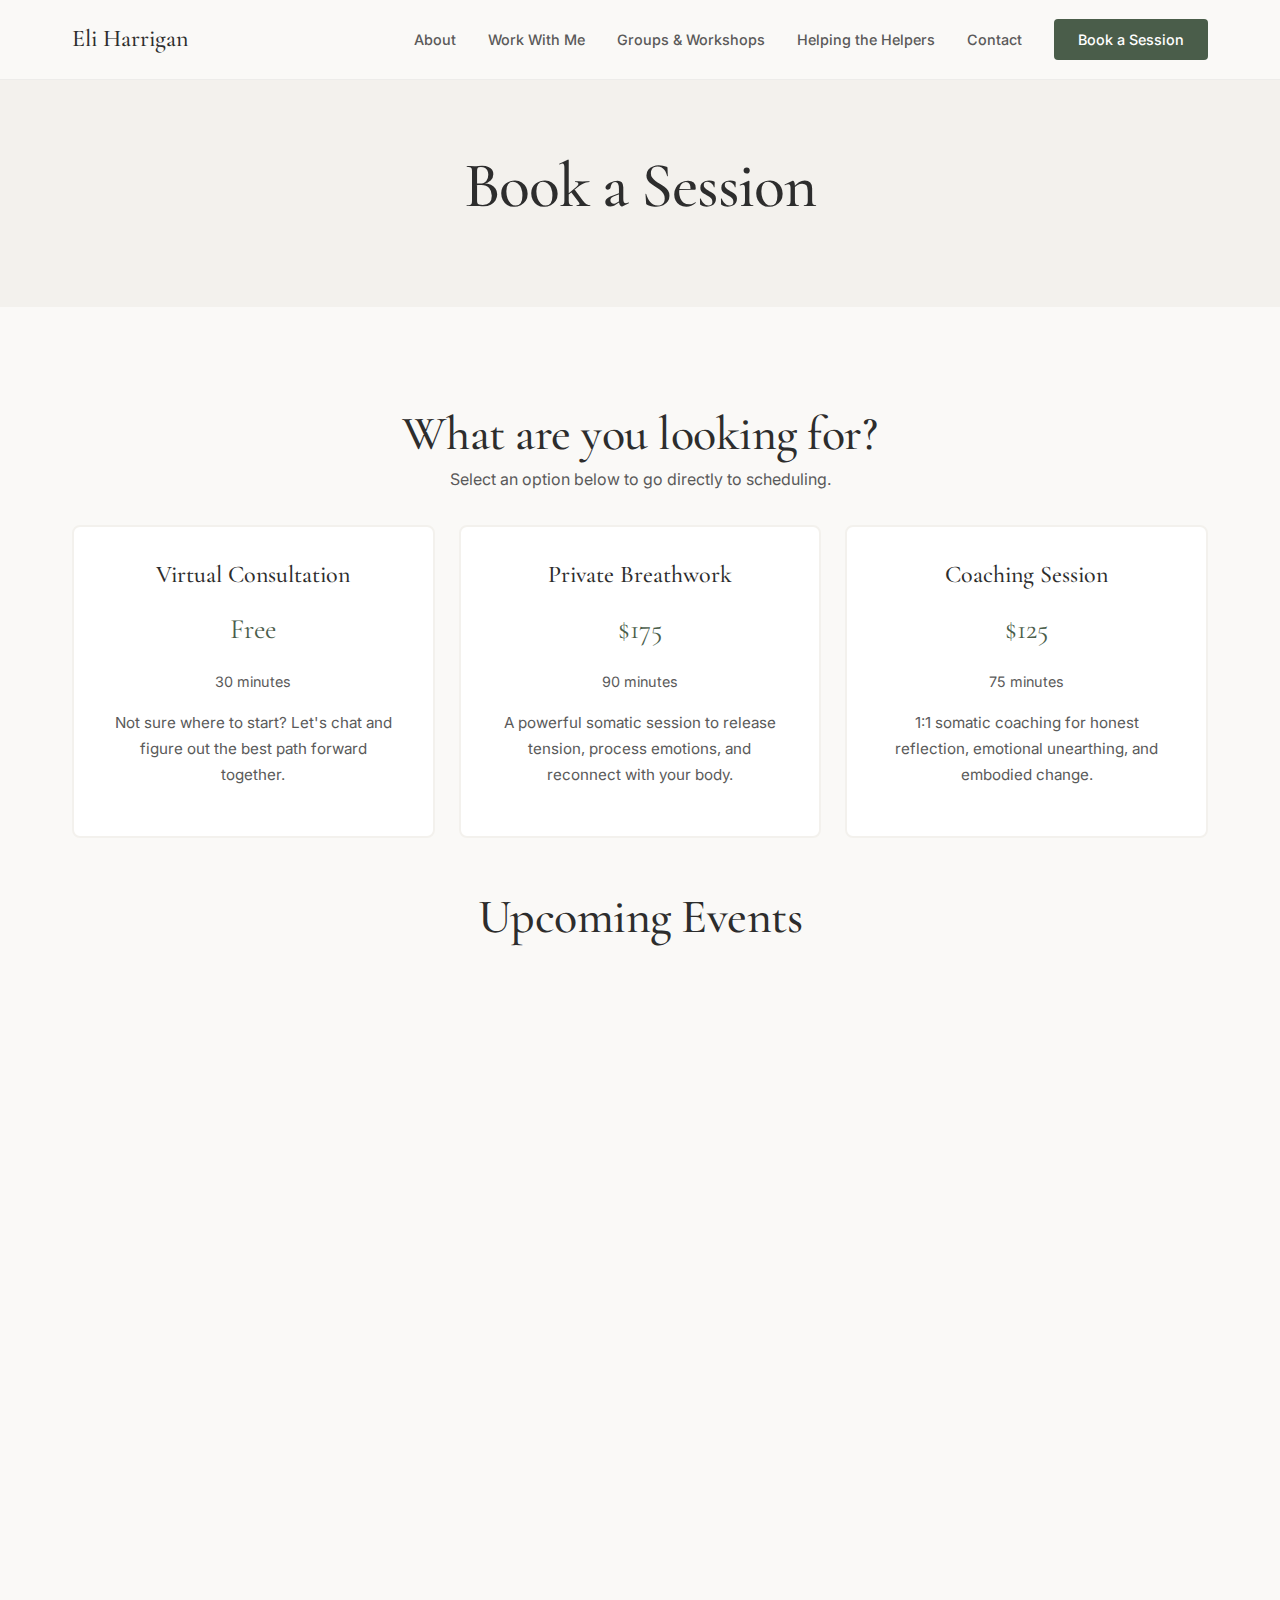
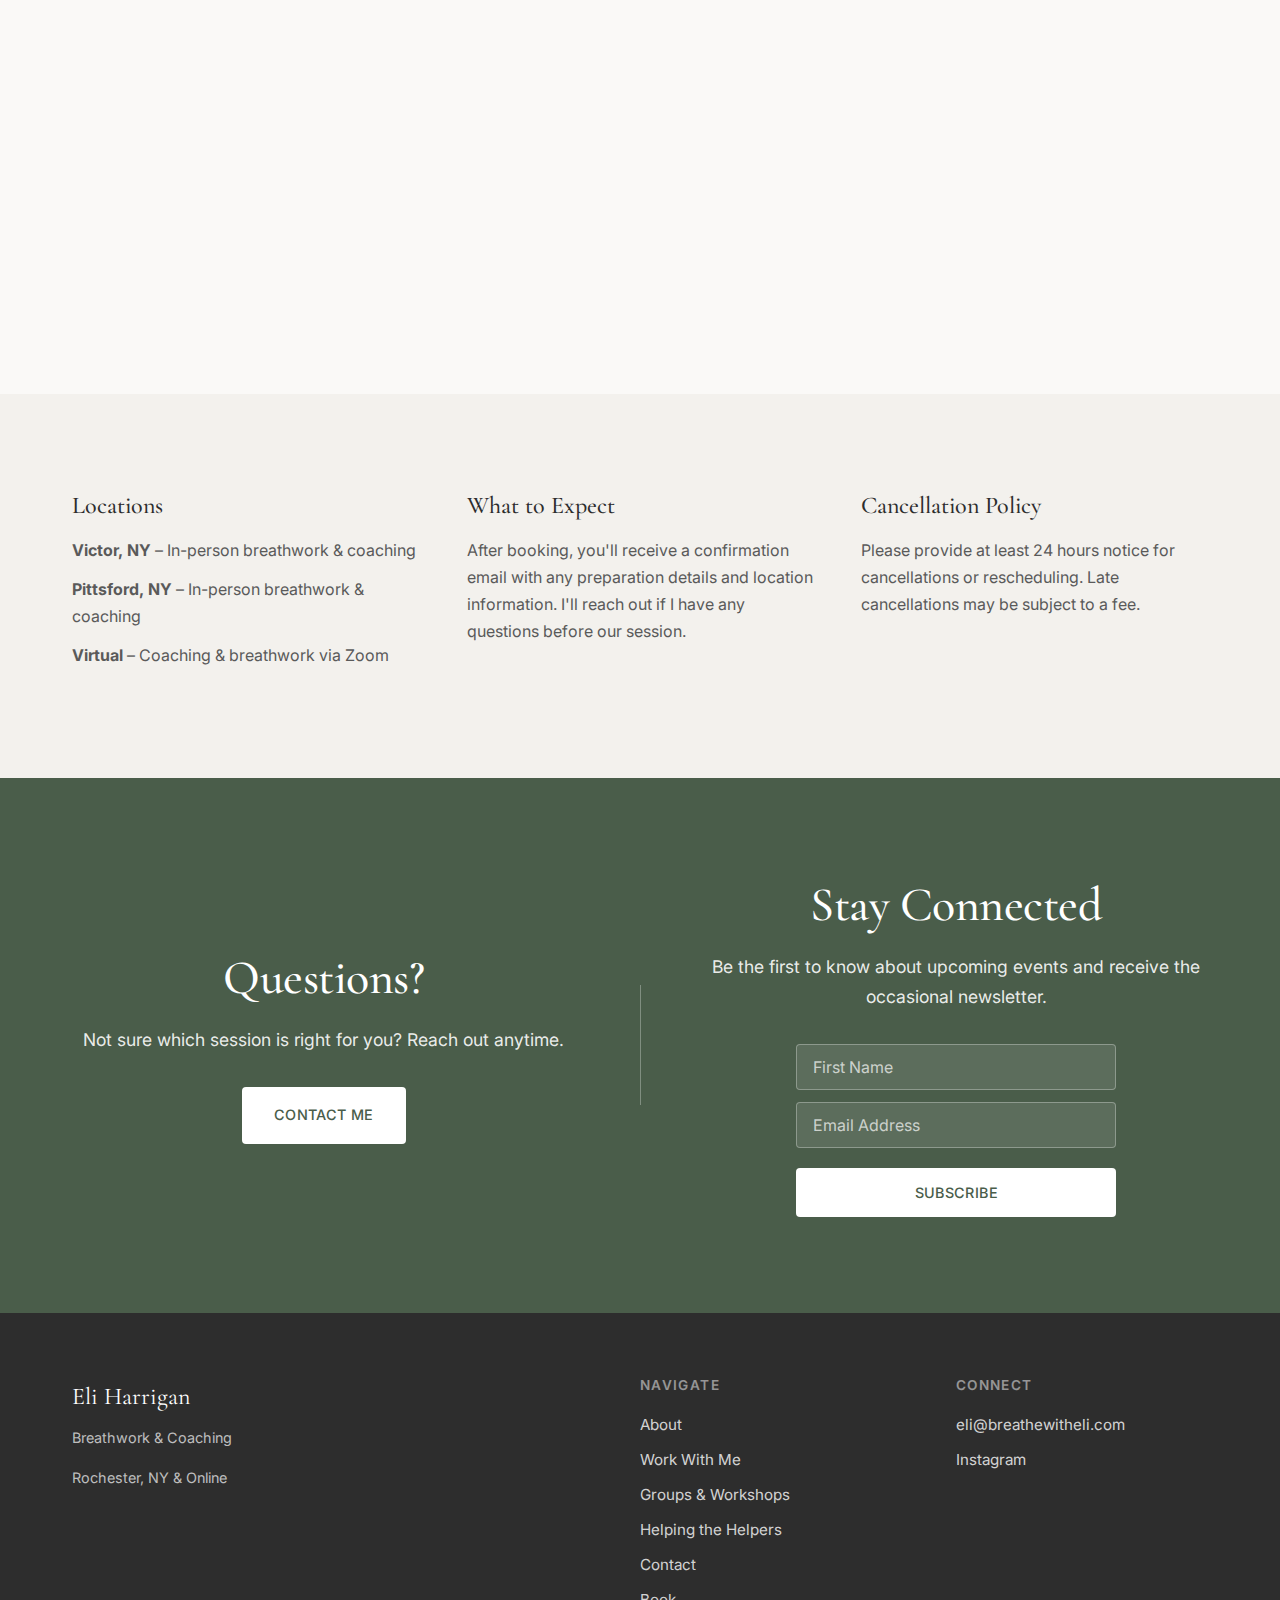
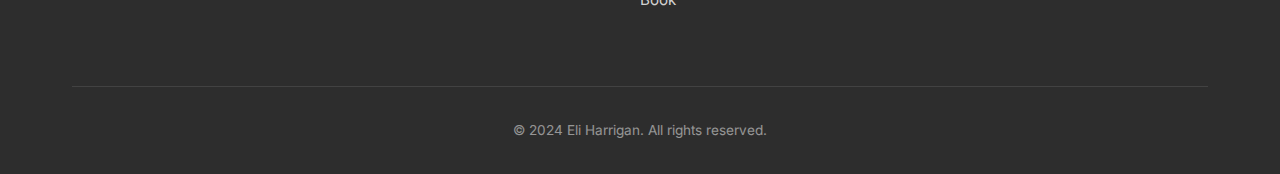
<file: book.html>
<!DOCTYPE html>
<html lang="en">
<head>
    <meta charset="UTF-8">
    <meta name="viewport" content="width=device-width, initial-scale=1.0">
    <title>Book a Session | Eli Harrigan</title>
    <meta name="description" content="Book a breathwork session, coaching call, or free consultation with Eli Harrigan.">

    <!-- Favicon -->
    <link rel="icon" type="image/svg+xml" href="images/favicon.svg">

    <!-- Open Graph / Social Media -->
    <meta property="og:type" content="website">
    <meta property="og:title" content="Come Home to Yourself">
    <meta property="og:description" content="Get out of your head and back into your body. Private sessions, workshops, and men's groups.">
    <meta property="og:image" content="https://breathewitheli.com/images/hero-group-session.jpg">
    <meta property="og:url" content="https://breathewitheli.com">
    <meta name="twitter:card" content="summary_large_image">

    <link rel="preconnect" href="https://fonts.googleapis.com">
    <link rel="preconnect" href="https://fonts.gstatic.com" crossorigin>
    <link href="https://fonts.googleapis.com/css2?family=Cormorant+Garamond:ital,wght@0,400;0,500;0,600;1,400&family=Inter:wght@400;500;600&display=swap" rel="stylesheet">
    <link rel="stylesheet" href="css/styles.css">
    <style>
        .booking-options {
            display: grid;
            grid-template-columns: repeat(auto-fit, minmax(280px, 1fr));
            gap: 1.5rem;
            margin-bottom: 3rem;
        }
        .booking-card {
            background: var(--color-white);
            border: 2px solid var(--color-bg-alt);
            border-radius: 8px;
            padding: 2rem;
            text-align: center;
            cursor: pointer;
            transition: all 0.3s ease;
        }
        .booking-card:hover {
            border-color: var(--color-primary);
            transform: translateY(-2px);
        }
        .booking-card.active {
            border-color: var(--color-primary);
            background: var(--color-bg-alt);
        }
        .booking-card h3 {
            margin-bottom: 0.5rem;
        }
        .booking-card .price {
            font-size: 1.75rem;
            font-family: var(--font-heading);
            color: var(--color-primary);
            margin: 1rem 0;
        }
        .booking-card .duration {
            color: var(--color-text-light);
            font-size: 0.9rem;
        }
        .booking-card p {
            margin-top: 1rem;
            color: var(--color-text-light);
            font-size: 0.95rem;
        }

        /* Sub-options for expandable cards */
        .sub-options {
            display: none;
            margin-top: 1.5rem;
            padding-top: 1.5rem;
            border-top: 1px solid var(--color-bg-alt);
        }
        .sub-options.show {
            display: block;
        }
        .sub-options h4 {
            font-size: 1rem;
            margin-bottom: 1rem;
            color: var(--color-text);
        }
        .sub-option {
            display: flex;
            justify-content: space-between;
            align-items: center;
            padding: 0.75rem 1rem;
            margin-bottom: 0.5rem;
            background: var(--color-white);
            border: 1px solid var(--color-bg-alt);
            border-radius: 4px;
            cursor: pointer;
            transition: all 0.2s ease;
        }
        .sub-option:hover {
            border-color: var(--color-primary);
            background: var(--color-bg);
        }
        .sub-option .location {
            font-weight: 500;
            color: var(--color-text);
        }
        .sub-option .option-price {
            color: var(--color-primary);
            font-weight: 500;
        }

        .booking-container {
            min-height: 600px;
            background-color: var(--color-white);
            border-radius: 8px;
            overflow: hidden;
        }
        .booking-container iframe {
            width: 100%;
            height: 800px;
            border: none;
        }
        .booking-intro {
            text-align: center;
            max-width: 700px;
            margin: 0 auto 2rem;
        }
        .booking-intro p {
            color: var(--color-text-light);
        }
    </style>
</head>
<body>
    <!-- Navigation -->
    <nav class="navbar">
        <div class="nav-container">
            <a href="index.html" class="nav-logo">Eli Harrigan</a>
            <button class="nav-toggle" aria-label="Toggle navigation">
                <span></span>
                <span></span>
                <span></span>
            </button>
            <ul class="nav-menu">
                <li><a href="about.html">About</a></li>
                <li class="nav-dropdown">
                    <a href="work-with-me.html">Work With Me</a>
                    <ul class="dropdown-menu">
                        <li><a href="work-with-me.html#breathwork">Dynamic Breathwork</a></li>
                        <li><a href="work-with-me.html#coaching">Somatic Coaching</a></li>
                        <li><a href="work-with-me.html#mens-groups">Men's Groups</a></li>
                    </ul>
                </li>
                <li><a href="upcoming.html">Groups & Workshops</a></li>
                <li><a href="helping-the-helpers.html">Helping the Helpers</a></li>
                <li><a href="contact.html">Contact</a></li>
                <li><a href="book.html" class="nav-cta">Book a Session</a></li>
            </ul>
        </div>
    </nav>

    <!-- Page Header -->
    <header class="page-header">
        <div class="container">
            <h1>Book a Session</h1>
        </div>
    </header>

    <!-- Service Selection -->
    <section class="content-section">
        <div class="container">
            <div class="booking-intro">
                <h2>What are you looking for?</h2>
                <p>Select an option below to go directly to scheduling.</p>
            </div>
            <div class="booking-options">
                <div class="booking-card" data-service="consultation" onclick="bookService('consultation')">
                    <h3>Virtual Consultation</h3>
                    <div class="price">Free</div>
                    <div class="duration">30 minutes</div>
                    <p>Not sure where to start? Let's chat and figure out the best path forward together.</p>
                </div>
                <div class="booking-card" data-service="breathwork" onclick="toggleOptions('breathwork')">
                    <h3>Private Breathwork</h3>
                    <div class="price">$175</div>
                    <div class="duration">90 minutes</div>
                    <p>A powerful somatic session to release tension, process emotions, and reconnect with your body.</p>
                    <div class="sub-options" id="breathwork-options">
                        <h4>Choose your location:</h4>
                        <div class="sub-option" onclick="event.stopPropagation(); bookService('breathwork-victor')">
                            <span class="location">Victor, NY (In-Person)</span>
                        </div>
                        <div class="sub-option" onclick="event.stopPropagation(); bookService('breathwork-pittsford')">
                            <span class="location">Pittsford, NY (In-Person)</span>
                        </div>
                        <div class="sub-option" onclick="event.stopPropagation(); bookService('breathwork-virtual')">
                            <span class="location">Virtual (Zoom)</span>
                        </div>
                    </div>
                </div>
                <div class="booking-card" data-service="coaching" onclick="toggleOptions('coaching')">
                    <h3>Coaching Session</h3>
                    <div class="price">$125</div>
                    <div class="duration">75 minutes</div>
                    <p>1:1 somatic coaching for honest reflection, emotional unearthing, and embodied change.</p>
                    <div class="sub-options" id="coaching-options">
                        <h4>Choose your location:</h4>
                        <div class="sub-option" onclick="event.stopPropagation(); bookService('coaching-victor')">
                            <span class="location">Victor, NY (In-Person)</span>
                        </div>
                        <div class="sub-option" onclick="event.stopPropagation(); bookService('coaching-pittsford')">
                            <span class="location">Pittsford, NY (In-Person)</span>
                        </div>
                        <div class="sub-option" onclick="event.stopPropagation(); bookService('coaching-virtual')">
                            <span class="location">Virtual (Zoom)</span>
                        </div>
                    </div>
                </div>
            </div>

            <!-- Upcoming Events -->
            <div style="margin-top: 3rem;">
                <h2 style="text-align: center; margin-bottom: 2rem;">Upcoming Events</h2>
                <div class="events-list">
                    <!-- Event 1: Breathwork at the Barn -->
                    <div class="event-card">
                        <div class="event-date">
                            <span class="month">Feb</span>
                            <span class="day">1</span>
                        </div>
                        <div class="event-info">
                            <h3>Breathwork at the Barn</h3>
                            <p><strong>Saturday, February 1 · 2:00 PM - 4:00 PM</strong> · Victor, NY</p>
                            <p>Come as you are & unwind chronic patterns of bracing in the body-mind with the support of a group.</p>
                        </div>
                        <a href="https://app.acuityscheduling.com/schedule.php?owner=22572559&appointmentType=88474521" class="btn btn-secondary" target="_blank" rel="noopener">Register</a>
                    </div>

                    <!-- Event 2: The Inner Beloved Workshop -->
                    <div class="event-card">
                        <div class="event-date">
                            <span class="month">Feb</span>
                            <span class="day">15</span>
                        </div>
                        <div class="event-info">
                            <h3>The Inner Beloved Workshop</h3>
                            <p><strong>Sunday, February 15 · 1:00 PM - 5:00 PM</strong> · Victor, NY</p>
                            <p>A half-day Valentine's Weekend workshop with <a href="https://jessetorgerson.com/" target="_blank" rel="noopener" style="color: var(--color-primary);">Jesse Torgerson</a> & Eli Harrigan.</p>
                        </div>
                        <a href="valentines.html" class="btn btn-secondary">More Info</a>
                    </div>

                    <!-- Event 3: Small Group Breathwork -->
                    <div class="event-card">
                        <div class="event-date">
                            <span class="month">Mar</span>
                            <span class="day">3</span>
                        </div>
                        <div class="event-info">
                            <h3>Small Group Breathwork</h3>
                            <p><strong>Tuesday, March 3 · 6:00 PM - 8:00 PM</strong> · Pittsford, NY</p>
                            <p>An intimate group limited to four participants provides room for more personalized attention. Come as you are & unwind chronic patterns of bracing in the body-mind.</p>
                        </div>
                        <a href="https://buy.stripe.com/eVq8wP6BHcXecfg06bbV60k" class="btn btn-secondary" target="_blank" rel="noopener">Register</a>
                    </div>

                    <!-- Event 4: Men's Weekend Workshop -->
                    <div class="event-card">
                        <div class="event-date">
                            <span class="month">Mar</span>
                            <span class="day">27</span>
                            <span style="font-size: 0.7rem; color: var(--color-text-light);">to 29</span>
                        </div>
                        <div class="event-info">
                            <h3>Men's Weekend Workshop</h3>
                            <p><strong>Friday-Sunday, March 27-29</strong> · Victor, NY</p>
                            <p>Somatics, movement, emotional processing, breathwork, fire circle. Real challenge & connection. No bullshit.</p>
                        </div>
                        <a href="mens-weekend.html" class="btn btn-secondary">More Info</a>
                    </div>

                    <!-- Event 5: The Present Man Project -->
                    <div class="event-card">
                        <div class="event-date">
                            <span class="month">Apr</span>
                            <span class="day">7</span>
                            <span style="font-size: 0.7rem; color: var(--color-text-light);">to Jun 30</span>
                        </div>
                        <div class="event-info">
                            <h3>The Present Man Project</h3>
                            <p><strong>Ongoing Men's Group · 7:00 PM - 9:30 PM Tuesdays</strong> · Victor, NY</p>
                            <p>Next cohort dates: April 7th, 21st · May 5th, 19th · June 2nd, 16th, 30th</p>
                        </div>
                        <a href="mensgroup.html" class="btn btn-secondary">More Info</a>
                    </div>
                </div>
            </div>
        </div>
    </section>

    <!-- Info Section -->
    <section class="content-section" style="background-color: var(--color-bg-alt);">
        <div class="container">
            <div style="display: grid; grid-template-columns: repeat(auto-fit, minmax(280px, 1fr)); gap: 3rem;">
                <div>
                    <h3>Locations</h3>
                    <ul style="margin-top: 1rem; color: var(--color-text-light);">
                        <li style="margin-bottom: 0.75rem;"><strong>Victor, NY</strong> – In-person breathwork & coaching</li>
                        <li style="margin-bottom: 0.75rem;"><strong>Pittsford, NY</strong> – In-person breathwork & coaching</li>
                        <li style="margin-bottom: 0.75rem;"><strong>Virtual</strong> – Coaching & breathwork via Zoom</li>
                    </ul>
                </div>
                <div>
                    <h3>What to Expect</h3>
                    <p style="margin-top: 1rem; color: var(--color-text-light);">
                        After booking, you'll receive a confirmation email with any preparation details and location information. I'll reach out if I have any questions before our session.
                    </p>
                </div>
                <div>
                    <h3>Cancellation Policy</h3>
                    <p style="margin-top: 1rem; color: var(--color-text-light);">
                        Please provide at least 24 hours notice for cancellations or rescheduling. Late cancellations may be subject to a fee.
                    </p>
                </div>
            </div>
        </div>
    </section>

    <!-- CTA Section -->
    <section class="cta">
        <div class="container">
            <div class="cta-dual">
                <div class="cta-option">
                    <h2>Questions?</h2>
                    <p>Not sure which session is right for you? Reach out anytime.</p>
                    <a href="contact.html" class="btn btn-primary">Contact Me</a>
                </div>
                <div class="cta-divider"></div>
                <div class="cta-option">
                    <h2>Stay Connected</h2>
                    <p>Be the first to know about upcoming events and receive the occasional newsletter.</p>
                    <div class="kit-form-container">
                        <script src="https://f.convertkit.com/ckjs/ck.5.js"></script>
                        <form action="https://app.kit.com/forms/9017140/subscriptions" class="seva-form formkit-form" method="post" data-sv-form="9017140" data-uid="bd08d53fc5" data-format="inline" data-version="5" data-options="{&quot;settings&quot;:{&quot;after_subscribe&quot;:{&quot;action&quot;:&quot;message&quot;,&quot;success_message&quot;:&quot;Success! Now check your email to confirm your subscription.&quot;,&quot;redirect_url&quot;:&quot;&quot;},&quot;analytics&quot;:{&quot;google&quot;:null,&quot;fathom&quot;:null,&quot;facebook&quot;:null,&quot;segment&quot;:null,&quot;pinterest&quot;:null,&quot;sparkloop&quot;:null,&quot;googletagmanager&quot;:null},&quot;modal&quot;:{&quot;trigger&quot;:&quot;timer&quot;,&quot;scroll_percentage&quot;:null,&quot;timer&quot;:5,&quot;devices&quot;:&quot;all&quot;,&quot;show_once_every&quot;:15},&quot;powered_by&quot;:{&quot;show&quot;:true,&quot;url&quot;:&quot;https://kit.com/features/forms?utm_campaign=poweredby&amp;utm_content=form&amp;utm_medium=referral&amp;utm_source=dynamic&quot;},&quot;recaptcha&quot;:{&quot;enabled&quot;:false},&quot;return_visitor&quot;:{&quot;action&quot;:&quot;show&quot;,&quot;custom_content&quot;:&quot;&quot;},&quot;slide_in&quot;:{&quot;display_in&quot;:&quot;bottom_right&quot;,&quot;trigger&quot;:&quot;timer&quot;,&quot;scroll_percentage&quot;:null,&quot;timer&quot;:5,&quot;devices&quot;:&quot;all&quot;,&quot;show_once_every&quot;:15},&quot;sticky_bar&quot;:{&quot;display_in&quot;:&quot;top&quot;,&quot;trigger&quot;:&quot;timer&quot;,&quot;scroll_percentage&quot;:null,&quot;timer&quot;:5,&quot;devices&quot;:&quot;all&quot;,&quot;show_once_every&quot;:15}},&quot;version&quot;:&quot;5&quot;}" min-width="400 500 600 700 800"><div data-style="clean"><ul class="formkit-alert formkit-alert-error" data-element="errors" data-group="alert"></ul><div data-element="fields" data-stacked="false" class="seva-fields formkit-fields"><div class="formkit-field"><input class="formkit-input" aria-label="First Name" name="fields[first_name]" placeholder="First Name" type="text" style="color: rgb(0, 0, 0); border-color: rgb(227, 227, 227); border-radius: 4px; font-weight: 400;"></div><div class="formkit-field"><input class="formkit-input" name="email_address" aria-label="Email Address" placeholder="Email Address" required="" type="email" style="color: rgb(0, 0, 0); border-color: rgb(227, 227, 227); border-radius: 4px; font-weight: 400;"></div><button data-element="submit" class="formkit-submit formkit-submit" style="color: rgb(0, 0, 0); background-color: rgb(255, 255, 255); border-radius: 4px; font-weight: 400;"><div class="formkit-spinner"><div></div><div></div><div></div></div><span class="">Subscribe</span></button></div></div></form>
                    </div>
                </div>
            </div>
        </div>
    </section>

    <!-- Footer -->
    <footer class="footer">
        <div class="container">
            <div class="footer-content">
                <div class="footer-brand">
                    <a href="index.html" class="footer-logo">Eli Harrigan</a>
                    <p>Breathwork & Coaching</p>
                    <p class="footer-location">Rochester, NY & Online</p>
                </div>
                <div class="footer-nav">
                    <h4>Navigate</h4>
                    <ul>
                        <li><a href="about.html">About</a></li>
                        <li class="nav-dropdown">
                    <a href="work-with-me.html">Work With Me</a>
                    <ul class="dropdown-menu">
                        <li><a href="work-with-me.html#breathwork">Dynamic Breathwork</a></li>
                        <li><a href="work-with-me.html#coaching">Somatic Coaching</a></li>
                        <li><a href="work-with-me.html#mens-groups">Men's Groups</a></li>
                    </ul>
                </li>
                        <li><a href="upcoming.html">Groups & Workshops</a></li>
                        <li><a href="helping-the-helpers.html">Helping the Helpers</a></li>
                        <li><a href="contact.html">Contact</a></li>
                        <li><a href="book.html">Book</a></li>
                    </ul>
                </div>
                <div class="footer-connect">
                    <h4>Connect</h4>
                    <ul>
                        <li><a href="mailto:eli@breathewitheli.com">eli@breathewitheli.com</a></li>
                        <li><a href="https://instagram.com/breathewitheli" target="_blank" rel="noopener">Instagram</a></li>
                    </ul>
                </div>
            </div>
            <div class="footer-bottom">
                <p>&copy; 2024 Eli Harrigan. All rights reserved.</p>
            </div>
        </div>
    </footer>

    <script src="js/main.js"></script>
    <script>
        // Acuity appointment type URLs
        const acuityUrls = {
            'consultation': 'https://app.acuityscheduling.com/schedule.php?owner=22572559&appointmentType=88330409',
            'coaching-virtual': 'https://app.acuityscheduling.com/schedule.php?owner=22572559&appointmentType=88330399',
            'coaching-victor': 'https://app.acuityscheduling.com/schedule.php?owner=22572559&appointmentType=88331832',
            'coaching-pittsford': 'https://app.acuityscheduling.com/schedule.php?owner=22572559&appointmentType=88331858',
            'breathwork-victor': 'https://app.acuityscheduling.com/schedule.php?owner=22572559&appointmentType=84562996',
            'breathwork-pittsford': 'https://app.acuityscheduling.com/schedule.php?owner=22572559&appointmentType=21772859',
            'breathwork-virtual': 'https://app.acuityscheduling.com/schedule.php?owner=22572559&appointmentType=84563446'
        };

        // Book a specific service - opens Acuity directly
        function bookService(service) {
            const url = acuityUrls[service];
            if (url) {
                window.open(url, '_blank');
            }
        }

        // Toggle sub-options for a service
        function toggleOptions(service) {
            const options = document.getElementById(service + '-options');
            const card = document.querySelector('[data-service="' + service + '"]');

            options.classList.toggle('show');
            card.classList.toggle('active');
        }

        // Check URL parameters on load
        document.addEventListener('DOMContentLoaded', function() {
            const params = new URLSearchParams(window.location.search);
            const service = params.get('service');

            if (service === 'breathwork' || service === 'coaching') {
                // Show options expanded
                const options = document.getElementById(service + '-options');
                const card = document.querySelector('[data-service="' + service + '"]');
                options.classList.add('show');
                card.classList.add('active');
                // Scroll to the card
                setTimeout(() => {
                    card.scrollIntoView({ behavior: 'smooth', block: 'center' });
                }, 300);
            } else if (service === 'consultation') {
                // Direct link - open Acuity immediately
                bookService(service);
            }
        });
    </script>
    
</body>
</html>
</file>
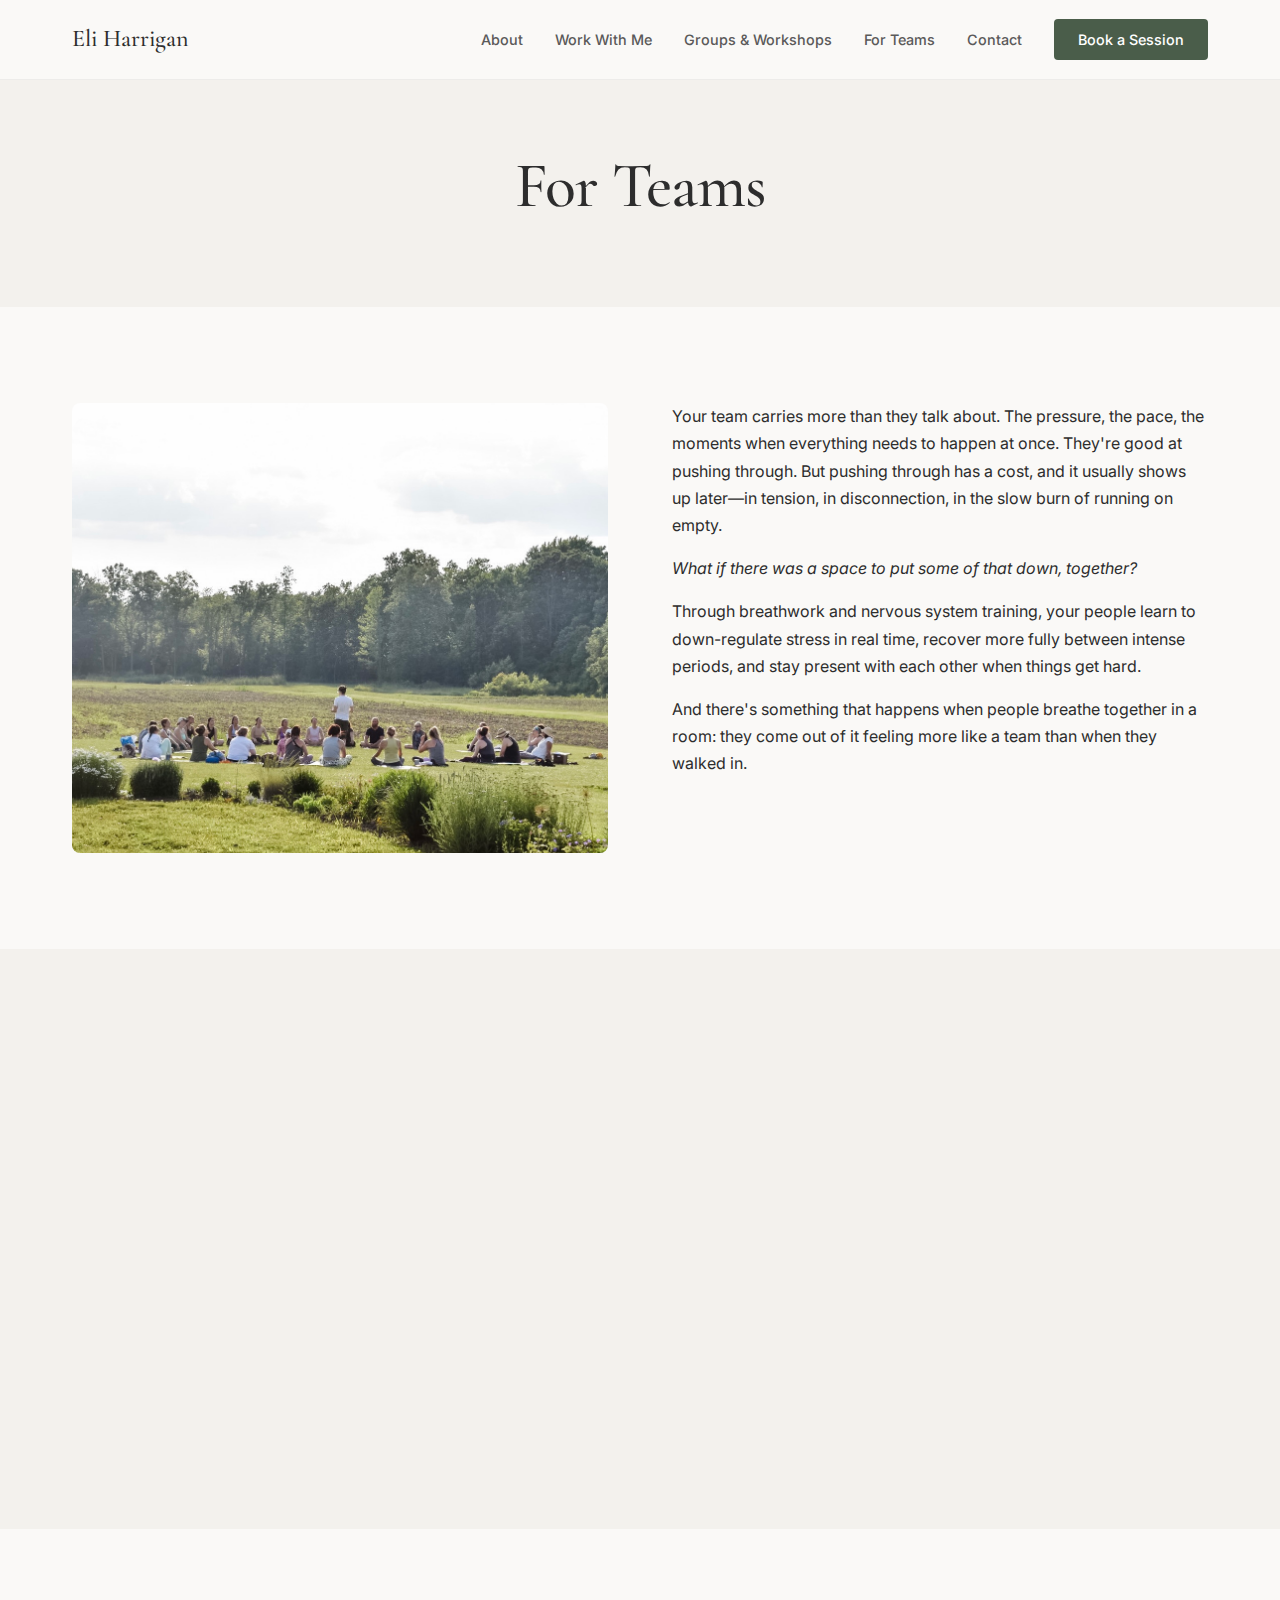
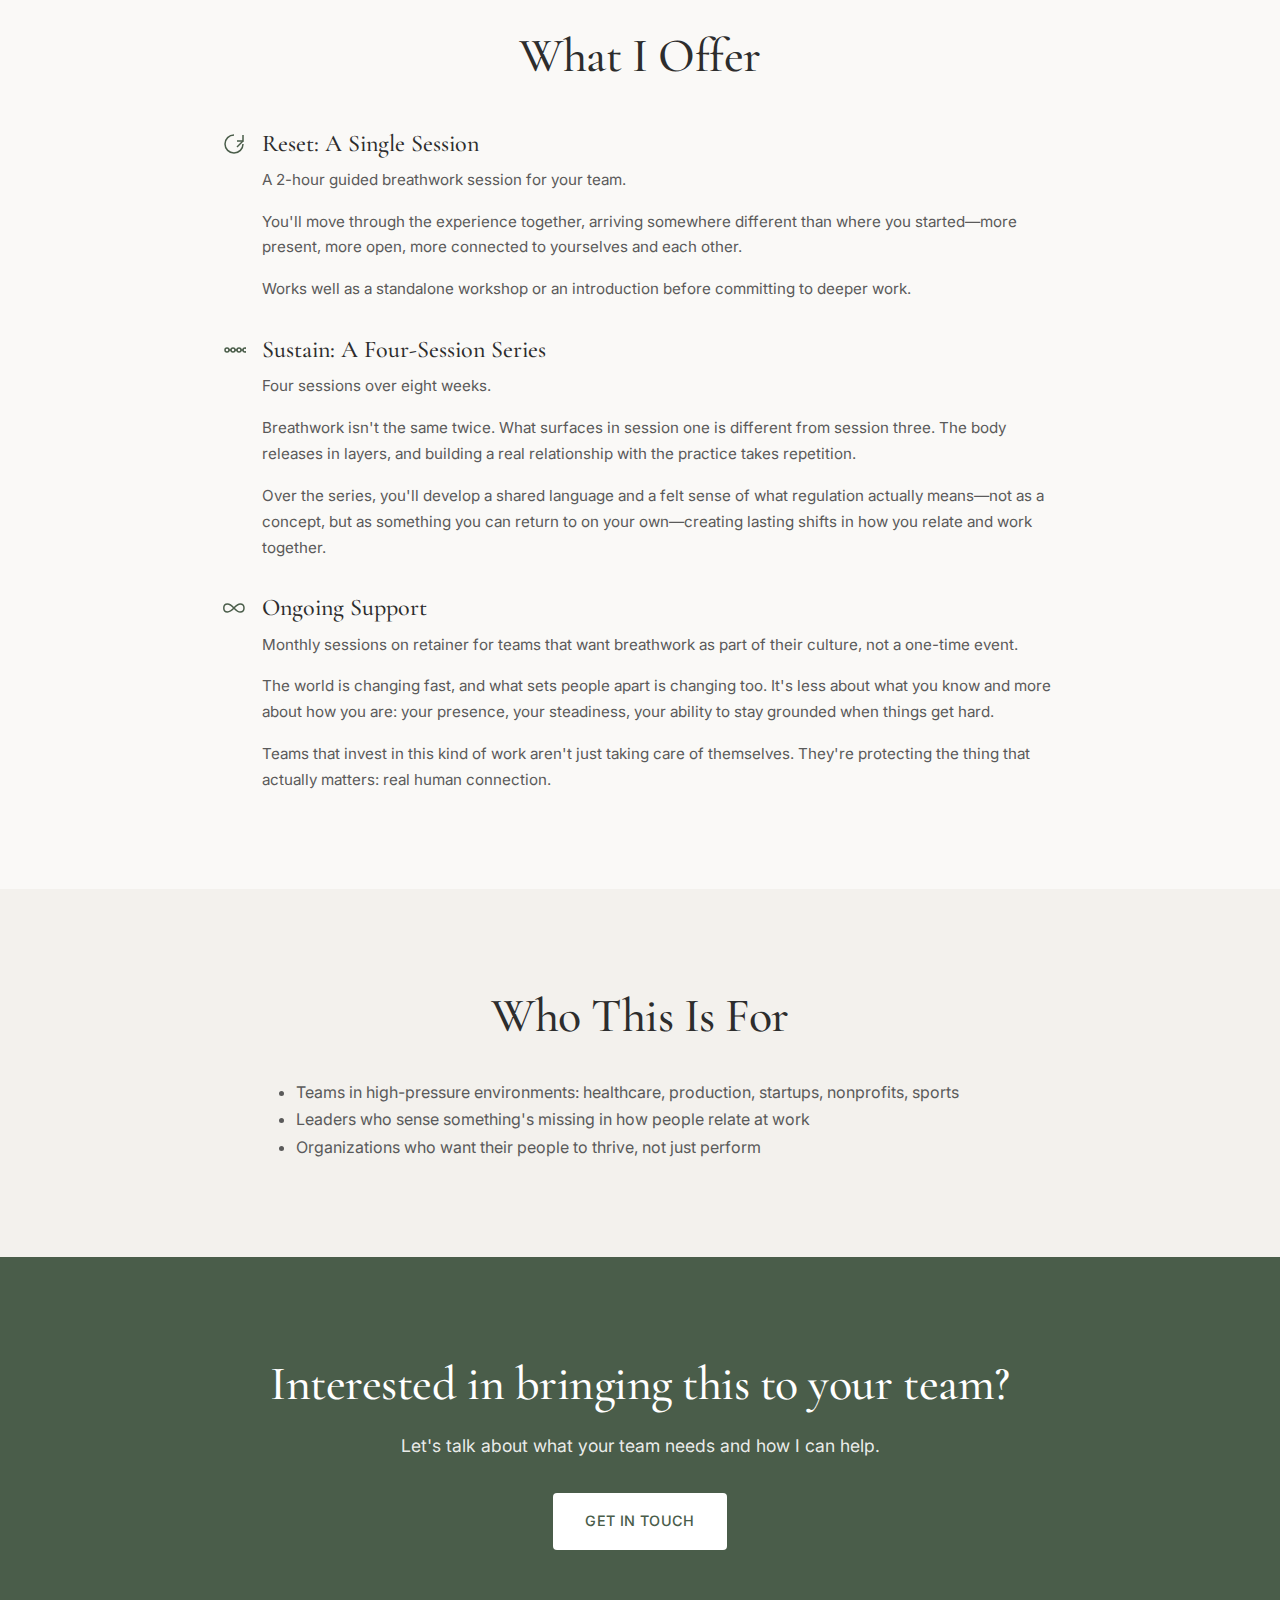
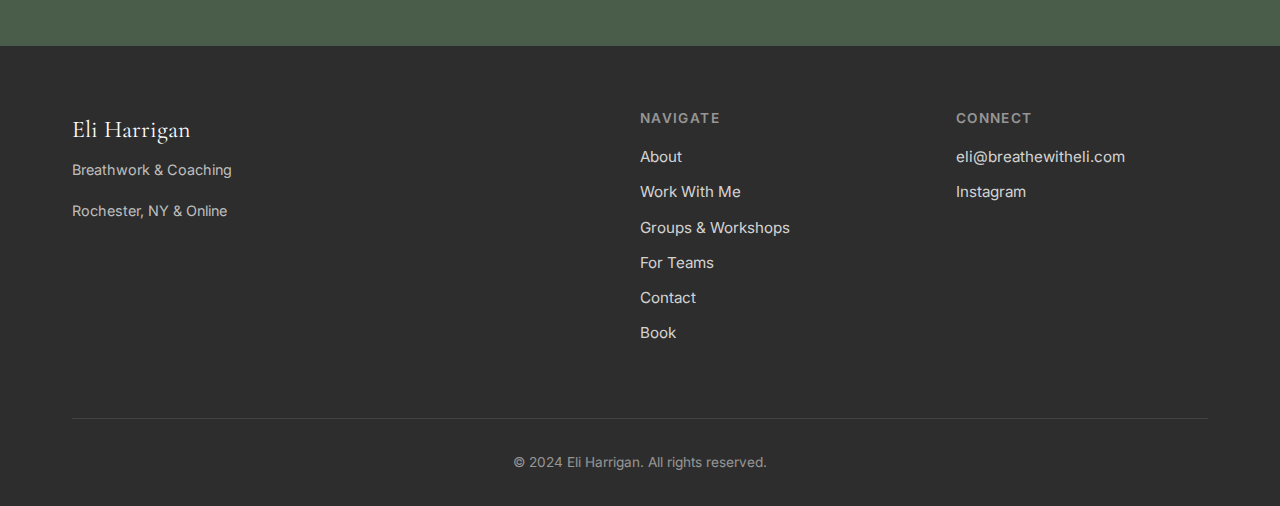
<file: for-teams.html>
<!DOCTYPE html>
<html lang="en">
<head>
    <meta charset="UTF-8">
    <meta name="viewport" content="width=device-width, initial-scale=1.0">
    <title>For Teams | Eli Harrigan</title>
    <meta name="description" content="Breathwork sessions, workshops, and group coaching for teams. Help your people down-regulate stress, build connection, and thrive at work.">

    <!-- Favicon -->
    <link rel="icon" type="image/svg+xml" href="images/favicon.svg">

    <!-- Open Graph / Social Media -->
    <meta property="og:type" content="website">
    <meta property="og:title" content="For Teams | Eli Harrigan">
    <meta property="og:description" content="Breathwork sessions, workshops, and group coaching for teams. Help your people down-regulate stress, build connection, and thrive at work.">
    <meta property="og:image" content="https://breathewitheli.com/images/team-workshop.jpg">
    <meta property="og:url" content="https://breathewitheli.com/for-teams">
    <meta name="twitter:card" content="summary_large_image">

    <link rel="preconnect" href="https://fonts.googleapis.com">
    <link rel="preconnect" href="https://fonts.gstatic.com" crossorigin>
    <link href="https://fonts.googleapis.com/css2?family=Cormorant+Garamond:ital,wght@0,400;0,500;0,600;1,400&family=Inter:wght@400;500;600&display=swap" rel="stylesheet">
    <link rel="stylesheet" href="css/styles.css">
    <style>
        @media (max-width: 768px) {
            .two-column-grid {
                grid-template-columns: 1fr !important;
                gap: 2rem !important;
            }
        }
        /* Force three-column testimonials on desktop */
        .testimonials-grid {
            grid-template-columns: repeat(3, 1fr);
            gap: 2rem;
        }
        /* Stack photo and text vertically in the grid */
        .testimonials-grid .testimonial-card--with-photo {
            flex-direction: column;
            align-items: center;
            text-align: center;
        }
        @media (max-width: 992px) {
            .testimonials-grid {
                grid-template-columns: 1fr;
            }
            .testimonials-grid .testimonial-card--with-photo {
                flex-direction: row;
                align-items: flex-start;
                text-align: left;
            }
        }
    </style>
</head>
<body>
    <!-- Navigation -->
    <nav class="navbar">
        <div class="nav-container">
            <a href="index.html" class="nav-logo">Eli Harrigan</a>
            <button class="nav-toggle" aria-label="Toggle navigation">
                <span></span>
                <span></span>
                <span></span>
            </button>
            <ul class="nav-menu">
                <li><a href="about.html">About</a></li>
                <li class="nav-dropdown">
                    <a href="work-with-me.html">Work With Me</a>
                    <ul class="dropdown-menu">
                        <li><a href="work-with-me.html#breathwork">Dynamic Breathwork</a></li>
                        <li><a href="work-with-me.html#coaching">Somatic Coaching</a></li>
                        <li><a href="work-with-me.html#mens-groups">Men's Groups</a></li>
                    </ul>
                </li>
                <li><a href="upcoming.html">Groups & Workshops</a></li>
                <li><a href="for-teams.html">For Teams</a></li>
                <li><a href="contact.html">Contact</a></li>
                <li><a href="book.html" class="nav-cta">Book a Session</a></li>
            </ul>
        </div>
    </nav>

    <!-- Page Header -->
    <header class="page-header">
        <div class="container">
            <h1>For Teams</h1>
        </div>
    </header>

    <!-- Intro + Image Section (Two Column) -->
    <section class="content-section">
        <div class="container">
            <div class="two-column-grid" style="display: grid; grid-template-columns: 1fr 1fr; gap: 4rem; align-items: start;">
                <!-- Image -->
                <div>
                    <img src="images/team-workshop.jpg" alt="Outdoor group workshop session" style="width: 100%; max-height: 450px; object-fit: cover; border-radius: 8px;">
                </div>
                <!-- Intro Text -->
                <div>
                    <p>Your team carries more than they talk about. The pressure, the pace, the moments when everything needs to happen at once. They're good at pushing through. But pushing through has a cost, and it usually shows up later—in tension, in disconnection, in the slow burn of running on empty.</p>
                    <p><em>What if there was a space to put some of that down, together?</em></p>
                    <p>Through breathwork and nervous system training, your people learn to down-regulate stress in real time, recover more fully between intense periods, and stay present with each other when things get hard.</p>
                    <p>And there's something that happens when people breathe together in a room: they come out of it feeling more like a team than when they walked in.</p>
                </div>
            </div>
        </div>
    </section>

    <!-- Testimonials Section -->
    <section class="content-section" style="background-color: var(--color-bg-alt);">
        <div class="container">
            <div class="testimonials-grid">
                <div class="testimonial-card testimonial-card--with-photo">
                    <div class="testimonial-photo">
                        <img src="images/andrea.jpg" alt="Andrea M. Garroway, Ph.D.">
                    </div>
                    <div class="testimonial-content">
                        <p>"Eli created a supportive environment for our team throughout the entire experience. We were able to bond, reflect about our work, and develop renewed appreciation for the value of the mind-body connection."</p>
                        <cite>— Andrea M. Garroway, Ph.D.</cite>
                    </div>
                </div>
                <div class="testimonial-card testimonial-card--with-photo">
                    <div class="testimonial-photo">
                        <img src="images/hyjekkarol.jpg" alt="Karol Hyjek" style="object-position: center 20%;">
                    </div>
                    <div class="testimonial-content">
                        <p>"Breathwork has been a deeply impactful outlet for me. It's given me a powerful way to release emotion and reconnect with myself when life feels heavy. Through conscious breathing, I've found clarity, calm, and a sense of release that helps me stay grounded and prevents burnout."</p>
                        <cite>— Karol Hyjek, MD</cite>
                    </div>
                </div>
                <div class="testimonial-card testimonial-card--with-photo">
                    <div class="testimonial-photo">
                        <img src="images/melissa_DC.jpg" alt="Melissa O'Loughlin">
                    </div>
                    <div class="testimonial-content">
                        <p>"The concepts Eli has taught me about acknowledging feelings has literally changed how I move through every single day."</p>
                        <cite>— Melissa O'Loughlin, DC, CACCP</cite>
                    </div>
                </div>
            </div>
        </div>
    </section>

    <!-- What I Offer Section -->
    <section class="content-section">
        <div class="container" style="max-width: 900px;">
            <h2 style="text-align: center; margin-bottom: 2.5rem;">What I Offer</h2>

            <div class="benefit-item" style="margin-bottom: 2rem;">
                <svg width="24" height="24" viewBox="0 0 24 24" fill="none" stroke="var(--color-primary)" stroke-width="1.5">
                    <path d="M21 12a9 9 0 1 1-9-9"/>
                    <polyline points="21 3 21 9 15 9"/>
                    <path d="M21 9l-6 6"/>
                </svg>
                <div>
                    <h3 style="margin-bottom: 0.5rem; font-size: 1.5rem;">Reset: A Single Session</h3>
                    <p style="color: var(--color-text-light); margin-bottom: 1rem;">A 2-hour guided breathwork session for your team.</p>
                    <p style="color: var(--color-text-light); margin-bottom: 1rem;">You'll move through the experience together, arriving somewhere different than where you started—more present, more open, more connected to yourselves and each other.</p>
                    <p style="color: var(--color-text-light);">Works well as a standalone workshop or an introduction before committing to deeper work.</p>
                </div>
            </div>

            <div class="benefit-item" style="margin-bottom: 2rem;">
                <svg width="24" height="24" viewBox="0 0 24 24" fill="none" stroke="var(--color-primary)" stroke-width="1.5">
                    <circle cx="5" cy="12" r="2"/>
                    <circle cx="11" cy="12" r="2"/>
                    <circle cx="17" cy="12" r="2"/>
                    <circle cx="23" cy="12" r="2"/>
                    <path d="M7 12h2M13 12h2M19 12h2"/>
                </svg>
                <div>
                    <h3 style="margin-bottom: 0.5rem; font-size: 1.5rem;">Sustain: A Four-Session Series</h3>
                    <p style="color: var(--color-text-light); margin-bottom: 1rem;">Four sessions over eight weeks.</p>
                    <p style="color: var(--color-text-light); margin-bottom: 1rem;">Breathwork isn't the same twice. What surfaces in session one is different from session three. The body releases in layers, and building a real relationship with the practice takes repetition.</p>
                    <p style="color: var(--color-text-light);">Over the series, you'll develop a shared language and a felt sense of what regulation actually means—not as a concept, but as something you can return to on your own—creating lasting shifts in how you relate and work together.</p>
                </div>
            </div>

            <div class="benefit-item">
                <svg width="24" height="24" viewBox="0 0 24 24" fill="none" stroke="var(--color-primary)" stroke-width="1.5">
                    <path d="M18.178 8c5.096 0 5.096 8 0 8-5.095 0-7.133-8-12.739-8-4.873 0-4.873 8 0 8 5.606 0 7.644-8 12.74-8z"/>
                </svg>
                <div>
                    <h3 style="margin-bottom: 0.5rem; font-size: 1.5rem;">Ongoing Support</h3>
                    <p style="color: var(--color-text-light); margin-bottom: 1rem;">Monthly sessions on retainer for teams that want breathwork as part of their culture, not a one-time event.</p>
                    <p style="color: var(--color-text-light); margin-bottom: 1rem;">The world is changing fast, and what sets people apart is changing too. It's less about what you know and more about how you are: your presence, your steadiness, your ability to stay grounded when things get hard.</p>
                    <p style="color: var(--color-text-light);">Teams that invest in this kind of work aren't just taking care of themselves. They're protecting the thing that actually matters: real human connection.</p>
                </div>
            </div>
        </div>
    </section>

    <!-- Who This Is For Section -->
    <section class="content-section" style="background-color: var(--color-bg-alt);">
        <div class="container" style="max-width: 800px;">
            <h2 style="text-align: center; margin-bottom: 2rem;">Who This Is For</h2>
            <ul style="list-style: disc; padding-left: 1.5rem; color: var(--color-text-light);">
                <li>Teams in high-pressure environments: healthcare, production, startups, nonprofits, sports</li>
                <li>Leaders who sense something's missing in how people relate at work</li>
                <li>Organizations who want their people to thrive, not just perform</li>
            </ul>
        </div>
    </section>

    <!-- CTA Section -->
    <section class="cta">
        <div class="container" style="text-align: center;">
            <h2>Interested in bringing this to your team?</h2>
            <p style="max-width: 600px; margin: 1rem auto 2rem;">Let's talk about what your team needs and how I can help.</p>
            <a href="contact.html" class="btn btn-primary">Get in Touch</a>
        </div>
    </section>

    <!-- Footer -->
    <footer class="footer">
        <div class="container">
            <div class="footer-content">
                <div class="footer-brand">
                    <a href="index.html" class="footer-logo">Eli Harrigan</a>
                    <p>Breathwork & Coaching</p>
                    <p class="footer-location">Rochester, NY & Online</p>
                </div>
                <div class="footer-nav">
                    <h4>Navigate</h4>
                    <ul>
                        <li><a href="about.html">About</a></li>
                        <li class="nav-dropdown">
                    <a href="work-with-me.html">Work With Me</a>
                    <ul class="dropdown-menu">
                        <li><a href="work-with-me.html#breathwork">Dynamic Breathwork</a></li>
                        <li><a href="work-with-me.html#coaching">Somatic Coaching</a></li>
                        <li><a href="work-with-me.html#mens-groups">Men's Groups</a></li>
                    </ul>
                </li>
                        <li><a href="upcoming.html">Groups & Workshops</a></li>
                        <li><a href="for-teams.html">For Teams</a></li>
                        <li><a href="contact.html">Contact</a></li>
                        <li><a href="book.html">Book</a></li>
                    </ul>
                </div>
                <div class="footer-connect">
                    <h4>Connect</h4>
                    <ul>
                        <li><a href="mailto:eli@breathewitheli.com">eli@breathewitheli.com</a></li>
                        <li><a href="https://instagram.com/breathewitheli" target="_blank" rel="noopener">Instagram</a></li>
                    </ul>
                </div>
            </div>
            <div class="footer-bottom">
                <p>&copy; 2024 Eli Harrigan. All rights reserved.</p>
            </div>
        </div>
    </footer>

    <script src="js/main.js"></script>

</body>
</html>
</file>
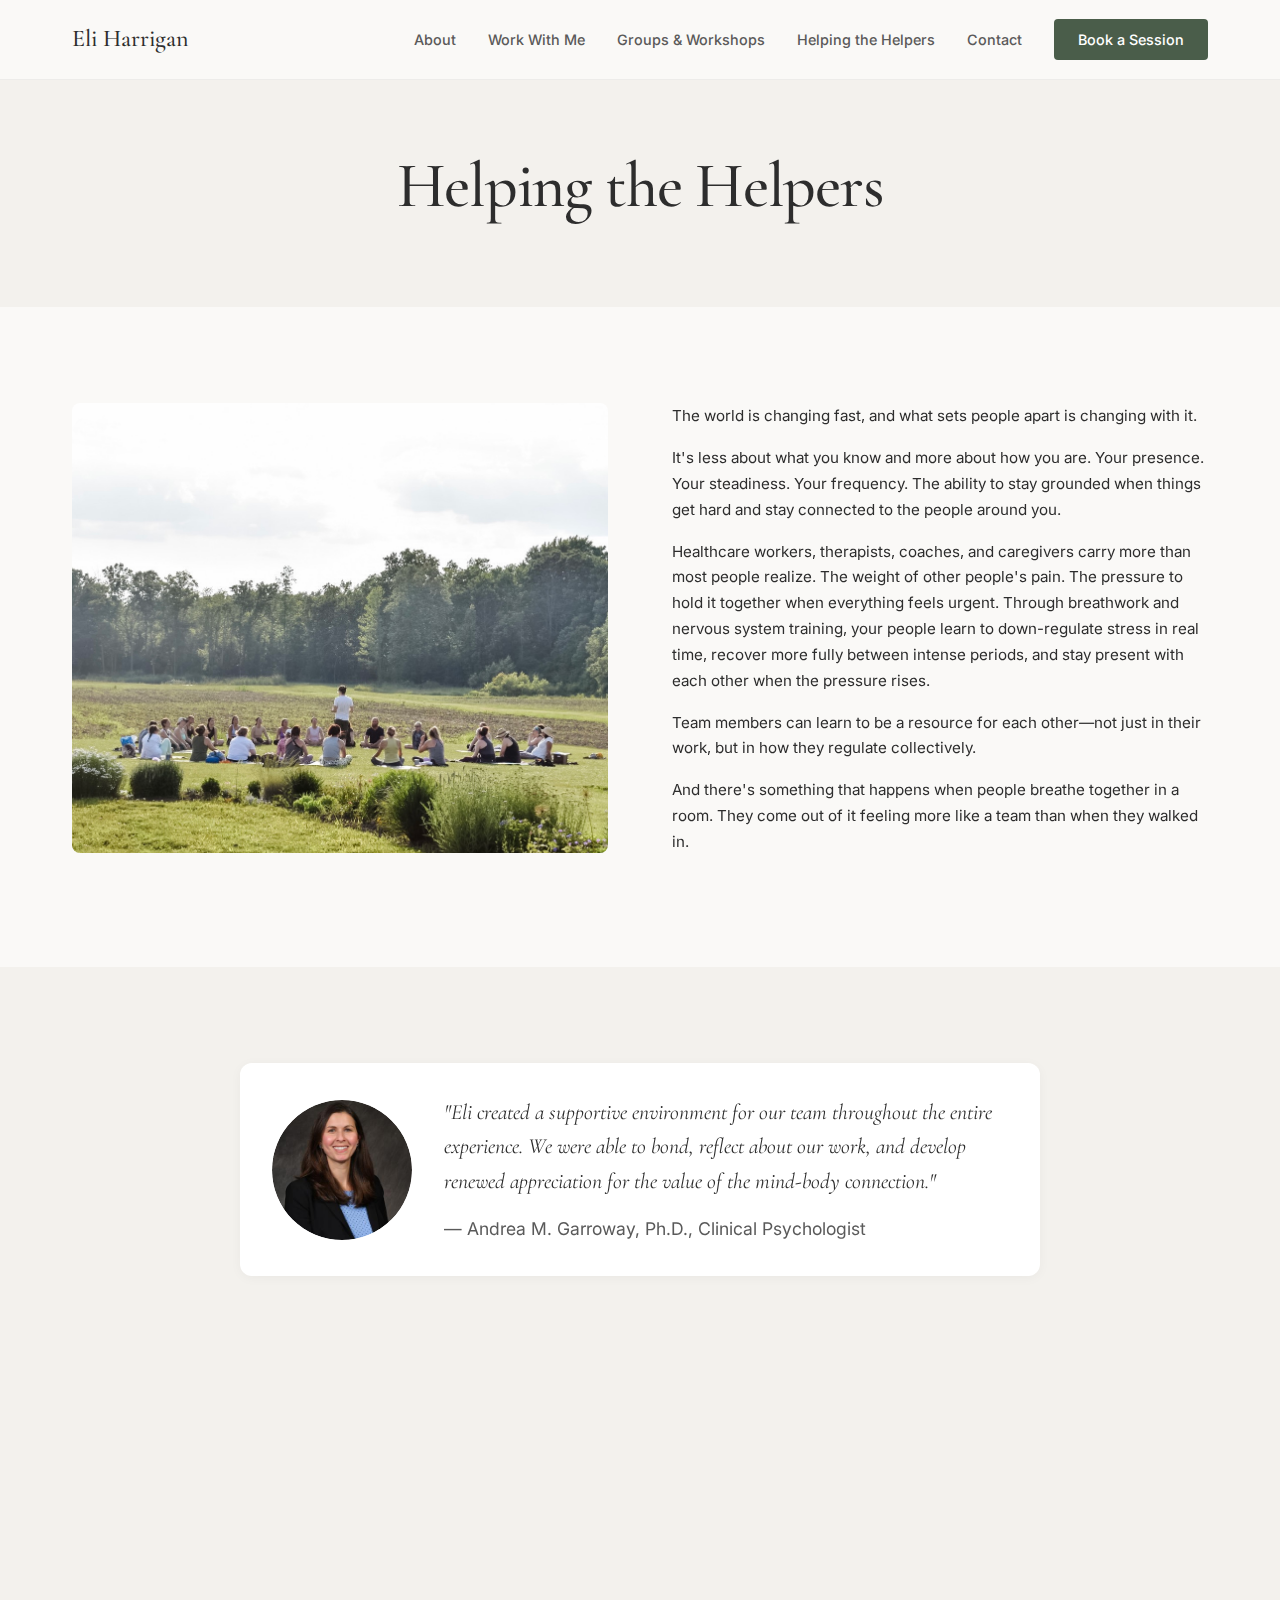
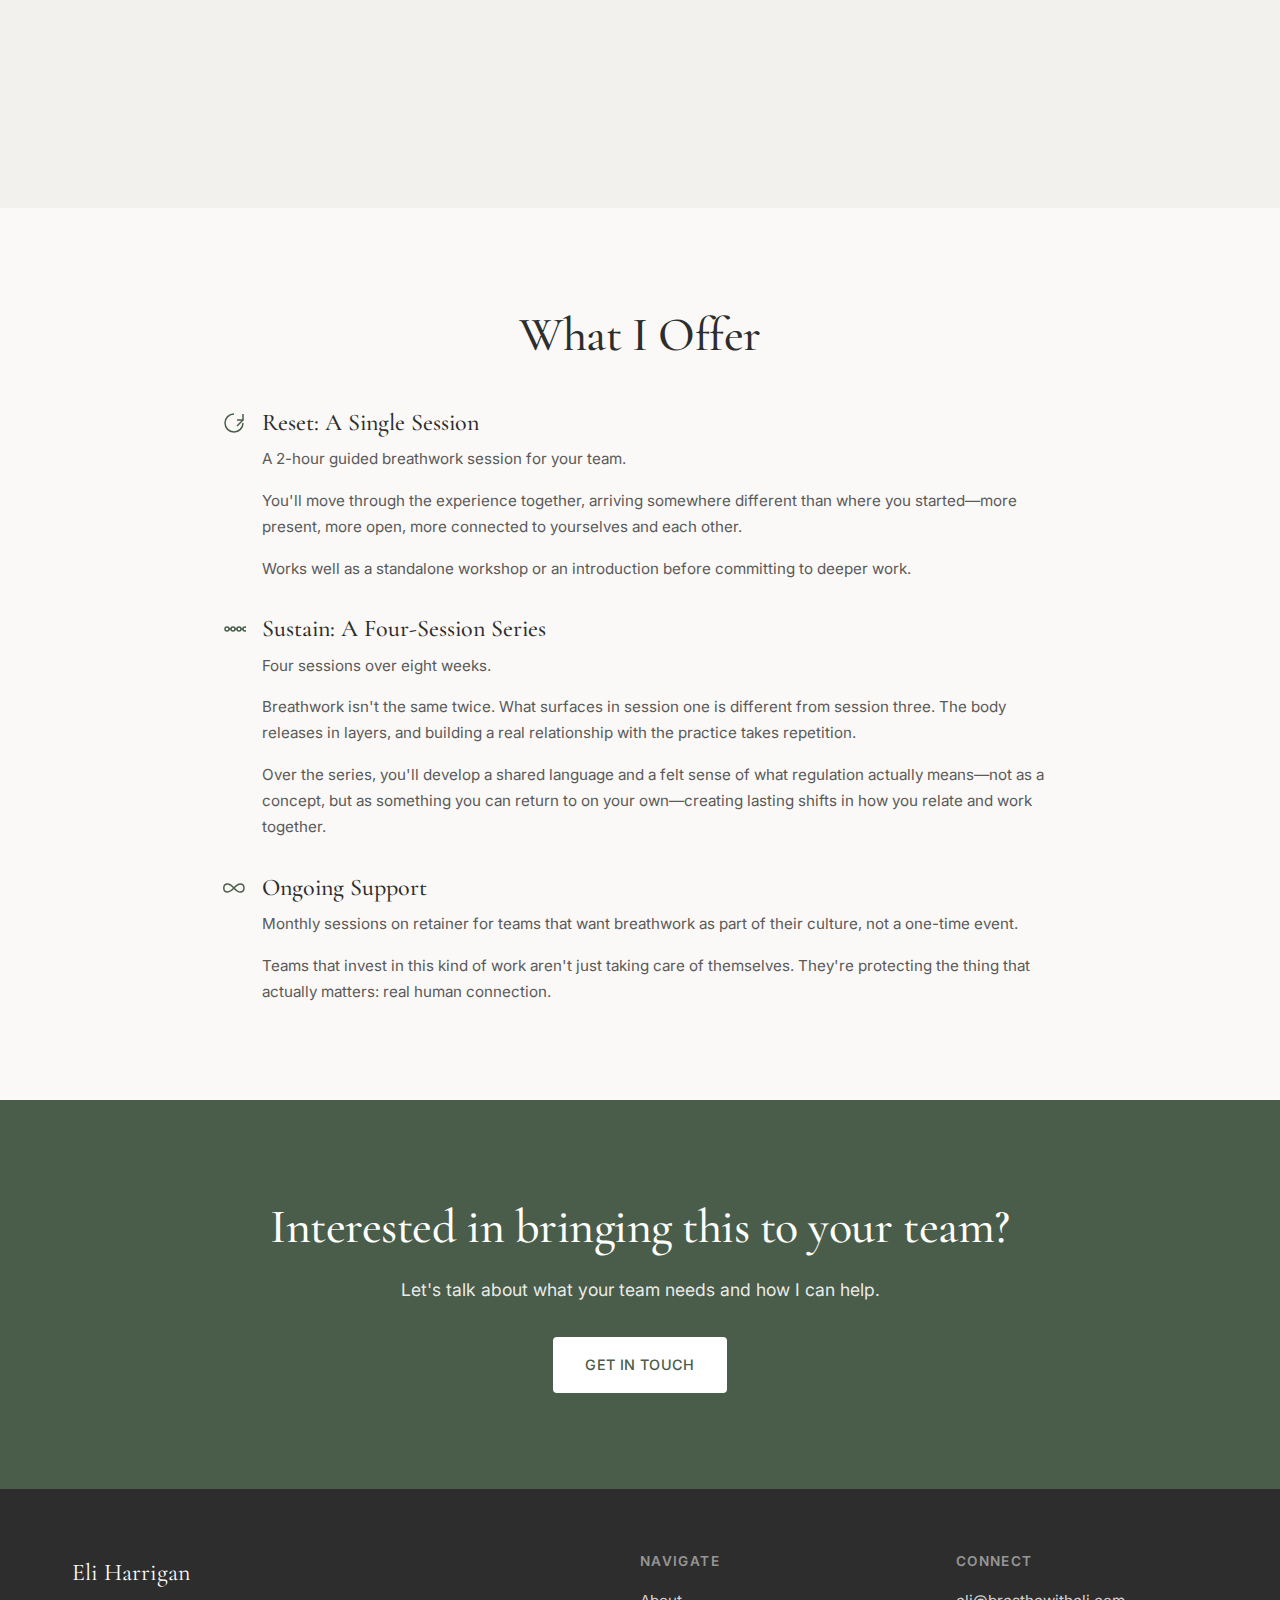
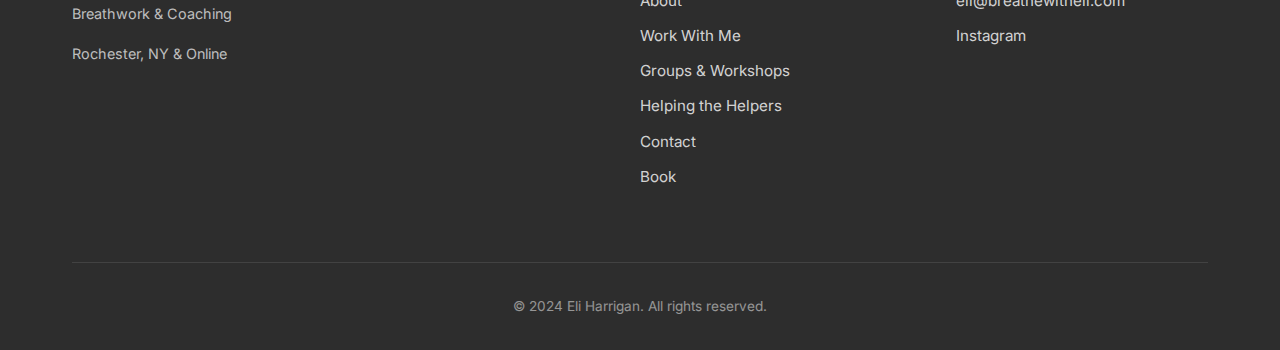
<file: helping-the-helpers.html>
<!DOCTYPE html>
<html lang="en">
<head>
    <meta charset="UTF-8">
    <meta name="viewport" content="width=device-width, initial-scale=1.0">
    <title>Helping the Helpers | Eli Harrigan</title>
    <meta name="description" content="Breathwork and nervous system training for healthcare workers, therapists, and caregivers. Prevent burnout, stay grounded, and sustain the work you do for others.">

    <!-- Favicon -->
    <link rel="icon" type="image/svg+xml" href="images/favicon.svg">

    <!-- Open Graph / Social Media -->
    <meta property="og:type" content="website">
    <meta property="og:title" content="Helping the Helpers | Eli Harrigan">
    <meta property="og:description" content="Breathwork and nervous system training for healthcare workers, therapists, and caregivers. Prevent burnout, stay grounded, and sustain the work you do for others.">
    <meta property="og:image" content="https://breathewitheli.com/images/team-workshop.jpg">
    <meta property="og:url" content="https://breathewitheli.com/helping-the-helpers">
    <meta name="twitter:card" content="summary_large_image">

    <link rel="preconnect" href="https://fonts.googleapis.com">
    <link rel="preconnect" href="https://fonts.gstatic.com" crossorigin>
    <link href="https://fonts.googleapis.com/css2?family=Cormorant+Garamond:ital,wght@0,400;0,500;0,600;1,400&family=Inter:wght@400;500;600&display=swap" rel="stylesheet">
    <link rel="stylesheet" href="css/styles.css">
    <style>
        @media (max-width: 768px) {
            .two-column-grid {
                grid-template-columns: 1fr !important;
                gap: 2rem !important;
            }
        }
        /* Featured testimonial styling */
        .featured-testimonial {
            max-width: 800px;
            margin: 0 auto 3rem;
            display: flex;
            align-items: center;
            gap: 2rem;
            padding: 2rem;
            background: var(--color-white);
            border-radius: 12px;
            box-shadow: 0 2px 12px rgba(0, 0, 0, 0.04);
        }
        .featured-testimonial {
            position: relative;
            z-index: 2;
        }
        .featured-testimonial .testimonial-photo {
            flex-shrink: 0;
            width: 140px;
            height: 140px;
            border-radius: 50%;
            overflow: hidden;
        }
        .featured-testimonial .testimonial-photo img {
            width: 100%;
            height: 100%;
            border-radius: 50%;
            object-fit: cover;
        }
        .featured-testimonial .testimonial-content p {
            font-size: 1.35rem;
            font-style: italic;
            margin-bottom: 1rem;
        }
        .featured-testimonial .testimonial-content cite {
            font-size: 1.1rem;
        }
        @media (max-width: 768px) {
            .featured-testimonial {
                flex-direction: column;
                text-align: center;
            }
        }
        /* Force three-column testimonials on desktop */
        .testimonials-grid {
            grid-template-columns: repeat(3, 1fr);
            gap: 2rem;
        }
        /* Stack photo and text vertically in the grid */
        .testimonials-grid .testimonial-card--with-photo {
            flex-direction: column;
            align-items: center;
            text-align: center;
        }
        @media (max-width: 992px) {
            .testimonials-grid {
                grid-template-columns: 1fr;
            }
            .testimonials-grid .testimonial-card--with-photo {
                flex-direction: row;
                align-items: flex-start;
                text-align: left;
            }
        }

        /* Connected Dots Network - ABSOLUTE position on page, not fixed to viewport */
        .connected-dots {
            position: absolute;
            top: 0;
            left: 0;
            width: 100%;
            height: 100%;
            pointer-events: none;
            opacity: 0.15;
            z-index: 1;
            overflow: visible;
        }
        /* Testimonial cards need to be above the organism */
        #testimonials .testimonial-card {
            position: relative;
            z-index: 2;
        }
        /* Override default fade-in for testimonials - slower, staggered, from bottom */
        #testimonials .testimonial-card.fade-in {
            opacity: 0;
            transform: translateY(30px);
            transition: opacity 1.2s ease, transform 1.2s ease;
        }
        #testimonials .testimonial-card.fade-in.visible {
            opacity: 1;
            transform: translateY(0);
        }
        /* Stagger delays for left-to-right animation */
        #testimonials .testimonial-card:nth-child(1).fade-in {
            transition-delay: 0s;
        }
        #testimonials .testimonial-card:nth-child(2).fade-in {
            transition-delay: 0.4s;
        }
        #testimonials .testimonial-card:nth-child(3).fade-in {
            transition-delay: 0.8s;
        }
        .connected-dots .dot {
            /* Dynamic hue set by JS - base sage green (100) shifts based on position */
            fill: hsl(var(--dot-hue, 100), 45%, 38%);
            transition: fill 0.3s ease;
        }
        .connected-dots .line {
            /* Lines use gradient between connected dots' hues */
            stroke: hsl(var(--line-hue, 100), 45%, 38%);
            stroke-width: 1.5;
            opacity: 0.6;
            transition: stroke 0.3s ease;
        }
        .intro-section-teams {
            position: relative;
        }
        .intro-section-teams .container {
            position: relative;
            z-index: 1;
        }
        @media (max-width: 768px) {
            #connected-dots-container {
                display: none;
            }
            #connected-dots-mobile-container {
                display: none;
            }
        }
        @media (min-width: 769px) {
            #connected-dots-mobile-container {
                display: none;
            }
        }
        /* Mobile version - FIXED position in viewport */
        .connected-dots-mobile {
            position: fixed;
            top: 0;
            left: 0;
            width: 100%;
            height: 100vh;
            pointer-events: none;
            opacity: 0.35;
            z-index: 100;
            overflow: visible;
        }
        .connected-dots-mobile .dot {
            /* Dynamic hue set by JS - base sage green (100) shifts based on position */
            fill: hsl(var(--dot-hue, 100), 45%, 38%);
            transition: fill 0.3s ease;
        }
        .connected-dots-mobile .line {
            /* Lines use gradient between connected dots' hues */
            stroke: hsl(var(--line-hue, 100), 45%, 38%);
            stroke-width: 1.2;
            opacity: 0.6;
            transition: stroke 0.3s ease;
        }
    </style>
</head>
<body>
    <!-- Navigation -->
    <nav class="navbar">
        <div class="nav-container">
            <a href="index.html" class="nav-logo">Eli Harrigan</a>
            <button class="nav-toggle" aria-label="Toggle navigation">
                <span></span>
                <span></span>
                <span></span>
            </button>
            <ul class="nav-menu">
                <li><a href="about.html">About</a></li>
                <li class="nav-dropdown">
                    <a href="work-with-me.html">Work With Me</a>
                    <ul class="dropdown-menu">
                        <li><a href="work-with-me.html#breathwork">Dynamic Breathwork</a></li>
                        <li><a href="work-with-me.html#coaching">Somatic Coaching</a></li>
                        <li><a href="work-with-me.html#mens-groups">Men's Groups</a></li>
                    </ul>
                </li>
                <li><a href="upcoming.html">Groups & Workshops</a></li>
                <li><a href="helping-the-helpers.html">Helping the Helpers</a></li>
                <li><a href="contact.html">Contact</a></li>
                <li><a href="book.html" class="nav-cta">Book a Session</a></li>
            </ul>
        </div>
    </nav>

    <!-- Page Header -->
    <header class="page-header">
        <div class="container">
            <h1>Helping the Helpers</h1>
        </div>
    </header>

    <!-- Connected Dots Container - spans full page for absolute positioning (Desktop) -->
    <div id="connected-dots-container" style="position: absolute; top: 0; left: 0; width: 100%; height: 100%; pointer-events: none; z-index: 1; overflow: visible;">
        <svg class="connected-dots" id="connected-dots-svg" viewBox="0 0 1000 3000" preserveAspectRatio="xMidYMin slice" style="width: 100%; height: 100%;">
            <!-- Lines and dots will be created by JavaScript -->
        </svg>
    </div>

    <!-- Connected Dots Container - Mobile version (fixed position for viewport) -->
    <div id="connected-dots-mobile-container" style="position: fixed; top: 0; left: 0; width: 100%; height: 100vh; pointer-events: none; z-index: 1; overflow: visible;">
        <svg class="connected-dots-mobile" id="connected-dots-mobile-svg" viewBox="0 0 400 600" preserveAspectRatio="xMidYMid meet" style="width: 100%; height: 100%;">
            <!-- Lines and dots will be created by JavaScript -->
        </svg>
    </div>

    <!-- Intro + Image Section (Two Column) -->
    <section class="content-section intro-section-teams" style="position: relative; background-color: var(--color-bg);">
        <div class="container">
            <div class="two-column-grid" style="display: grid; grid-template-columns: 1fr 1fr; gap: 4rem; align-items: start;">
                <!-- Image -->
                <div>
                    <img src="images/team-workshop.jpg" alt="Outdoor group workshop session" style="width: 100%; max-height: 450px; object-fit: cover; border-radius: 8px;">
                </div>
                <!-- Intro Text -->
                <div style="font-size: 0.95rem;">
                    <p>The world is changing fast, and what sets people apart is changing with it.</p>
                    <p>It's less about what you know and more about how you are. Your presence. Your steadiness. Your frequency. The ability to stay grounded when things get hard and stay connected to the people around you.</p>
                    <p>Healthcare workers, therapists, coaches, and caregivers carry more than most people realize. The weight of other people's pain. The pressure to hold it together when everything feels urgent. Through breathwork and nervous system training, your people learn to down-regulate stress in real time, recover more fully between intense periods, and stay present with each other when the pressure rises.</p>
                    <p>Team members can learn to be a resource for each other—not just in their work, but in how they regulate collectively.</p>
                    <p>And there's something that happens when people breathe together in a room. They come out of it feeling more like a team than when they walked in.</p>
                </div>
            </div>
        </div>
        <a href="#testimonials" class="scroll-indicator" aria-label="Scroll to content" style="position: absolute; bottom: 1rem; left: 50%; transform: translateX(-50%); opacity: 0.5;">
            <svg viewBox="0 0 24 24" fill="none" stroke="currentColor" stroke-width="2" style="width: 32px; height: 32px;">
                <path d="M7 13l5 5 5-5M7 6l5 5 5-5"/>
            </svg>
        </a>
    </section>

    <!-- Testimonials Section -->
    <section id="testimonials" class="content-section" style="background-color: var(--color-bg-alt);">
        <div class="container">
            <!-- Featured Testimonial -->
            <div class="featured-testimonial">
                <div class="testimonial-photo">
                    <img src="images/andrea.jpg" alt="Andrea M. Garroway, Ph.D.">
                </div>
                <div class="testimonial-content">
                    <p>"Eli created a supportive environment for our team throughout the entire experience. We were able to bond, reflect about our work, and develop renewed appreciation for the value of the mind-body connection."</p>
                    <cite>— Andrea M. Garroway, Ph.D., Clinical Psychologist</cite>
                </div>
            </div>
            <!-- Other Testimonials -->
            <div class="testimonials-grid">
                <div class="testimonial-card testimonial-card--with-photo">
                    <div class="testimonial-photo">
                        <img src="images/hyjekkarol.jpg" alt="Karol Hyjek" style="object-position: center 20%;">
                    </div>
                    <div class="testimonial-content">
                        <p>"Breathwork has been a deeply impactful outlet for me. It's given me a powerful way to release emotion and reconnect with myself when life feels heavy. Through conscious breathing, I've found clarity, calm, and a sense of release that helps me stay grounded and prevents burnout."</p>
                        <cite>— Karol Hyjek, MD</cite>
                    </div>
                </div>
                <div class="testimonial-card testimonial-card--with-photo">
                    <div class="testimonial-photo">
                        <img src="images/melissa_DC.jpg" alt="Melissa O'Loughlin">
                    </div>
                    <div class="testimonial-content">
                        <p>"The concepts Eli teaches about acknowledging feelings have literally changed how I move through every single day."</p>
                        <cite>— Melissa O'Loughlin, DC, CACCP</cite>
                    </div>
                </div>
                <div class="testimonial-card testimonial-card--with-photo">
                    <div class="testimonial-photo">
                        <img src="images/testimonial-matt-rohrer.jpg" alt="Matthew L. Rohrer">
                    </div>
                    <div class="testimonial-content">
                        <p>"Doing breathwork with Eli has helped open me up and shift my relationship to my own pain, sadness, and joy."</p>
                        <cite>— Matthew L. Rohrer, LCSW, Psychotherapist</cite>
                    </div>
                </div>
            </div>
        </div>
    </section>

    <!-- What I Offer Section -->
    <section class="content-section">
        <div class="container" style="max-width: 900px;">
            <h2 style="text-align: center; margin-bottom: 2.5rem;">What I Offer</h2>

            <div class="benefit-item" style="margin-bottom: 2rem;">
                <svg width="24" height="24" viewBox="0 0 24 24" fill="none" stroke="var(--color-primary)" stroke-width="1.5">
                    <path d="M21 12a9 9 0 1 1-9-9"/>
                    <polyline points="21 3 21 9 15 9"/>
                    <path d="M21 9l-6 6"/>
                </svg>
                <div>
                    <h3 style="margin-bottom: 0.5rem; font-size: 1.5rem;">Reset: A Single Session</h3>
                    <p style="color: var(--color-text-light); margin-bottom: 1rem;">A 2-hour guided breathwork session for your team.</p>
                    <p style="color: var(--color-text-light); margin-bottom: 1rem;">You'll move through the experience together, arriving somewhere different than where you started—more present, more open, more connected to yourselves and each other.</p>
                    <p style="color: var(--color-text-light);">Works well as a standalone workshop or an introduction before committing to deeper work.</p>
                </div>
            </div>

            <div class="benefit-item" style="margin-bottom: 2rem;">
                <svg width="24" height="24" viewBox="0 0 24 24" fill="none" stroke="var(--color-primary)" stroke-width="1.5">
                    <circle cx="5" cy="12" r="2"/>
                    <circle cx="11" cy="12" r="2"/>
                    <circle cx="17" cy="12" r="2"/>
                    <circle cx="23" cy="12" r="2"/>
                    <path d="M7 12h2M13 12h2M19 12h2"/>
                </svg>
                <div>
                    <h3 style="margin-bottom: 0.5rem; font-size: 1.5rem;">Sustain: A Four-Session Series</h3>
                    <p style="color: var(--color-text-light); margin-bottom: 1rem;">Four sessions over eight weeks.</p>
                    <p style="color: var(--color-text-light); margin-bottom: 1rem;">Breathwork isn't the same twice. What surfaces in session one is different from session three. The body releases in layers, and building a real relationship with the practice takes repetition.</p>
                    <p style="color: var(--color-text-light);">Over the series, you'll develop a shared language and a felt sense of what regulation actually means—not as a concept, but as something you can return to on your own—creating lasting shifts in how you relate and work together.</p>
                </div>
            </div>

            <div class="benefit-item">
                <svg width="24" height="24" viewBox="0 0 24 24" fill="none" stroke="var(--color-primary)" stroke-width="1.5">
                    <path d="M18.178 8c5.096 0 5.096 8 0 8-5.095 0-7.133-8-12.739-8-4.873 0-4.873 8 0 8 5.606 0 7.644-8 12.74-8z"/>
                </svg>
                <div>
                    <h3 style="margin-bottom: 0.5rem; font-size: 1.5rem;">Ongoing Support</h3>
                    <p style="color: var(--color-text-light); margin-bottom: 1rem;">Monthly sessions on retainer for teams that want breathwork as part of their culture, not a one-time event.</p>
                    <p style="color: var(--color-text-light);">Teams that invest in this kind of work aren't just taking care of themselves. They're protecting the thing that actually matters: real human connection.</p>
                </div>
            </div>
        </div>
    </section>

    <!-- CTA Section -->
    <section class="cta">
        <div class="container" style="text-align: center;">
            <h2>Interested in bringing this to your team?</h2>
            <p style="max-width: 600px; margin: 1rem auto 2rem;">Let's talk about what your team needs and how I can help.</p>
            <a href="contact.html" class="btn btn-primary">Get in Touch</a>
        </div>
    </section>

    <!-- Footer -->
    <footer class="footer">
        <div class="container">
            <div class="footer-content">
                <div class="footer-brand">
                    <a href="index.html" class="footer-logo">Eli Harrigan</a>
                    <p>Breathwork & Coaching</p>
                    <p class="footer-location">Rochester, NY & Online</p>
                </div>
                <div class="footer-nav">
                    <h4>Navigate</h4>
                    <ul>
                        <li><a href="about.html">About</a></li>
                        <li class="nav-dropdown">
                    <a href="work-with-me.html">Work With Me</a>
                    <ul class="dropdown-menu">
                        <li><a href="work-with-me.html#breathwork">Dynamic Breathwork</a></li>
                        <li><a href="work-with-me.html#coaching">Somatic Coaching</a></li>
                        <li><a href="work-with-me.html#mens-groups">Men's Groups</a></li>
                    </ul>
                </li>
                        <li><a href="upcoming.html">Groups & Workshops</a></li>
                        <li><a href="helping-the-helpers.html">Helping the Helpers</a></li>
                        <li><a href="contact.html">Contact</a></li>
                        <li><a href="book.html">Book</a></li>
                    </ul>
                </div>
                <div class="footer-connect">
                    <h4>Connect</h4>
                    <ul>
                        <li><a href="mailto:eli@breathewitheli.com">eli@breathewitheli.com</a></li>
                        <li><a href="https://instagram.com/breathewitheli" target="_blank" rel="noopener">Instagram</a></li>
                    </ul>
                </div>
            </div>
            <div class="footer-bottom">
                <p>&copy; 2024 Eli Harrigan. All rights reserved.</p>
            </div>
        </div>
    </footer>

    <script src="js/main.js"></script>

    <!-- Connected Dots Animation - Scroll-linked floating organism that grows -->
    <script>
    (function() {
        // Only run on desktop
        if (window.innerWidth <= 768) return;

        const svg = document.getElementById('connected-dots-svg');
        if (!svg) return;

        // Configuration
        const dotRadius = 5;
        const breathCycle = 10000;
        const lineGrowDuration = 3500;  // Slower line growth
        const lineGrowDelay = 1300;     // Delay before lines start growing
        const lineStagger = 350;        // Delay between each line

        // Growth stages - organism gains complexity and coherence as it moves down
        // Starts chaotic, ends as flower of life pattern
        // Stage 0: Scattered dots that will form core
        // Stage 1: More dots appear at testimonials
        // Stage 2: Final dots complete flower of life at What I Offer

        const baseScale = 1.0;
        let currentScale = baseScale;
        const stageActivationDelay = 1500;  // Delay before new dots appear after reaching section

        // Chaos factor - decreases as user scrolls (1 = chaotic, 0 = structured)
        let chaosFactor = 1.0;
        let targetChaosFactor = 1.0;

        // Flower of Life positions (final structured form)
        // Center + 6 surrounding circles pattern
        const r = 80;  // Base radius for flower of life
        const flowerPositions = [
            // Stage 0: Core - center and inner ring (7 dots)
            { x: 0, y: 0, isCenter: true, stage: 0 },  // 0: center
            { x: 0, y: -r, stage: 0 },                  // 1: top
            { x: r * 0.866, y: -r * 0.5, stage: 0 },    // 2: top right
            { x: r * 0.866, y: r * 0.5, stage: 0 },     // 3: bottom right
            { x: 0, y: r, stage: 0 },                   // 4: bottom
            { x: -r * 0.866, y: r * 0.5, stage: 0 },    // 5: bottom left
            { x: -r * 0.866, y: -r * 0.5, stage: 0 },   // 6: top left

            // Stage 1: Outer petals (6 dots)
            { x: r * 0.866, y: -r * 1.5, stage: 1 },    // 7: top right outer
            { x: r * 1.732, y: 0, stage: 1 },           // 8: right outer
            { x: r * 0.866, y: r * 1.5, stage: 1 },     // 9: bottom right outer
            { x: -r * 0.866, y: r * 1.5, stage: 1 },    // 10: bottom left outer
            { x: -r * 1.732, y: 0, stage: 1 },          // 11: left outer
            { x: -r * 0.866, y: -r * 1.5, stage: 1 },   // 12: top left outer

            // Stage 2: Outer tips to complete the star/flower (6 dots - symmetrical)
            { x: 0, y: -r * 2, stage: 2 },              // 13: far top
            { x: r * 1.732, y: -r, stage: 2 },          // 14: far top-right
            { x: r * 1.732, y: r, stage: 2 },           // 15: far bottom-right
            { x: 0, y: r * 2, stage: 2 },               // 16: far bottom
            { x: -r * 1.732, y: r, stage: 2 },          // 17: far bottom-left
            { x: -r * 1.732, y: -r, stage: 2 }          // 18: far top-left
        ];

        // Chaotic starting positions (will interpolate toward flower positions)
        const chaoticOffsets = [
            { x: 20, y: -30 },    // 0
            { x: -50, y: 40 },    // 1
            { x: 70, y: 20 },     // 2
            { x: -30, y: -60 },   // 3
            { x: 45, y: 55 },     // 4
            { x: -65, y: -15 },   // 5
            { x: 35, y: -45 },    // 6
            { x: -40, y: 70 },    // 7
            { x: 60, y: -35 },    // 8
            { x: -55, y: 25 },    // 9
            { x: 25, y: 65 },     // 10
            { x: -70, y: -50 },   // 11
            { x: 50, y: 30 },     // 12
            { x: -25, y: -70 },   // 13
            { x: 40, y: 45 },     // 14
            { x: -60, y: 10 },    // 15
            { x: 30, y: -55 },    // 16
            { x: -45, y: 35 },    // 17
            { x: 55, y: -20 }     // 18
        ];

        // All possible connections (flower of life pattern)
        const allConnections = [
            // Stage 0: Core connections (center to inner ring + inner ring connections)
            { from: 0, to: 1, stage: 0 }, { from: 0, to: 2, stage: 0 }, { from: 0, to: 3, stage: 0 },
            { from: 0, to: 4, stage: 0 }, { from: 0, to: 5, stage: 0 }, { from: 0, to: 6, stage: 0 },
            { from: 1, to: 2, stage: 0 }, { from: 2, to: 3, stage: 0 }, { from: 3, to: 4, stage: 0 },
            { from: 4, to: 5, stage: 0 }, { from: 5, to: 6, stage: 0 }, { from: 6, to: 1, stage: 0 },

            // Stage 1: Connect outer petals to inner ring
            { from: 1, to: 7, stage: 1 }, { from: 2, to: 7, stage: 1 },
            { from: 2, to: 8, stage: 1 }, { from: 3, to: 8, stage: 1 },
            { from: 3, to: 9, stage: 1 }, { from: 4, to: 9, stage: 1 },
            { from: 4, to: 10, stage: 1 }, { from: 5, to: 10, stage: 1 },
            { from: 5, to: 11, stage: 1 }, { from: 6, to: 11, stage: 1 },
            { from: 6, to: 12, stage: 1 }, { from: 1, to: 12, stage: 1 },

            // Stage 2: Complete the outer ring and add tips
            // Connect outer petals to each other (completing the outer hexagon)
            { from: 7, to: 12, stage: 2 }, { from: 7, to: 8, stage: 2 }, { from: 8, to: 9, stage: 2 },
            { from: 9, to: 10, stage: 2 }, { from: 10, to: 11, stage: 2 }, { from: 11, to: 12, stage: 2 },
            // Connect tips to outer petals
            { from: 7, to: 13, stage: 2 }, { from: 12, to: 13, stage: 2 },
            { from: 7, to: 14, stage: 2 }, { from: 8, to: 14, stage: 2 },
            { from: 8, to: 15, stage: 2 }, { from: 9, to: 15, stage: 2 },
            { from: 9, to: 16, stage: 2 }, { from: 10, to: 16, stage: 2 },
            { from: 10, to: 17, stage: 2 }, { from: 11, to: 17, stage: 2 },
            { from: 11, to: 18, stage: 2 }, { from: 12, to: 18, stage: 2 },
            // Connect tips to inner ring for extra structure
            { from: 1, to: 13, stage: 2 }, { from: 2, to: 14, stage: 2 }, { from: 3, to: 15, stage: 2 },
            { from: 4, to: 16, stage: 2 }, { from: 5, to: 17, stage: 2 }, { from: 6, to: 18, stage: 2 }
        ];

        // Use flower positions as allDotPositions
        const allDotPositions = flowerPositions;

        // State
        const dots = [];
        const dotElements = [];
        const lineElements = [];
        const startTime = performance.now();
        let currentStage = 0;
        let stageChangeTime = 0;
        let animationStartTime = null;  // Track when animation actually starts

        // Organism position
        let organismX = 700;
        let organismY = 400;
        let organismRotation = 0;

        let targetX = 700;
        let targetY = 400;
        let targetRotation = 0;
        let targetScale = 1.0;

        let sections = [];
        let pageHeight = 3000;

        // Create a dot element
        function createDot(pos, index) {
            const baseHue = pos.isCenter ? 100 : 100 + (index % 7) * 15 - 45;

            const dot = {
                baseX: pos.x,
                baseY: pos.y,
                x: organismX + pos.x,
                y: organismY + pos.y,
                phase: Math.random() * Math.PI * 2,
                isCenter: pos.isCenter || false,
                baseHue: baseHue,
                currentHue: baseHue,
                stage: pos.stage,
                opacity: 0,  // Start invisible, will fade in
                targetOpacity: pos.stage === 0 ? 1 : 0,
                birthTime: null  // Will be set when animation starts
            };

            const circle = document.createElementNS('http://www.w3.org/2000/svg', 'circle');
            circle.setAttribute('class', 'dot');
            circle.setAttribute('r', dot.isCenter ? dotRadius * 1.3 : dotRadius);
            if (dot.isCenter) circle.style.opacity = '0.85';
            circle.setAttribute('cx', dot.x);
            circle.setAttribute('cy', dot.y);
            circle.style.setProperty('--dot-hue', baseHue);
            circle.style.opacity = '0';  // Start invisible

            return { dot, circle };
        }

        // Create a line element
        function createLine(conn, index) {
            const line = document.createElementNS('http://www.w3.org/2000/svg', 'line');
            line.setAttribute('class', 'line');
            line.style.opacity = '0';

            return {
                element: line,
                from: conn.from,
                to: conn.to,
                stage: conn.stage,
                index: index,
                opacity: 0,
                targetOpacity: conn.stage === 0 ? 0.6 : 0,
                birthTime: null,  // Will be set when animation starts
                growProgress: 0
            };
        }

        // Initialize all dots and lines (all start invisible)
        allDotPositions.forEach((pos, i) => {
            const { dot, circle } = createDot(pos, i);
            dots.push(dot);
            dotElements.push(circle);
        });

        allConnections.forEach((conn, i) => {
            const lineData = createLine(conn, i);
            lineElements.push(lineData);
            svg.appendChild(lineData.element);
        });

        dotElements.forEach(el => svg.appendChild(el));

        // Activate dots and lines for a stage (with delay for stages > 0)
        function activateStage(stage, time) {
            const delay = stage === 0 ? 0 : stageActivationDelay;

            dots.forEach((dot, i) => {
                if (dot.stage === stage && dot.birthTime === null) {
                    dot.birthTime = time + delay;
                    dot.targetOpacity = 1;
                }
            });

            lineElements.forEach((line, i) => {
                if (line.stage === stage && line.birthTime === null) {
                    line.birthTime = time + delay + 800; // Additional delay after dots appear
                    line.targetOpacity = 0.6;
                }
            });
        }

        function updateSectionPositions() {
            const introSection = document.querySelector('.intro-section-teams');
            const testimonialsSection = document.getElementById('testimonials');
            const whatIOfferSection = document.querySelectorAll('.content-section')[2];

            pageHeight = document.body.scrollHeight || 3000;
            const introTop = introSection ? introSection.offsetTop : 0;
            const testimonialsTop = testimonialsSection ? testimonialsSection.offsetTop : 600;
            const whatIOfferTop = whatIOfferSection ? whatIOfferSection.offsetTop : 1200;

            const toSvgY = (pageY) => (pageY / pageHeight) * 3000;

            sections = [
                {
                    el: introSection,
                    scrollThreshold: introTop,
                    targetX: 700,
                    targetY: toSvgY(introTop + 520),
                    rotation: 0,
                    scale: 1.0,
                    stage: 0
                },
                {
                    el: testimonialsSection,
                    scrollThreshold: testimonialsTop + 150,
                    targetX: 120,
                    targetY: toSvgY(testimonialsTop + 300),
                    rotation: 45,
                    scale: 1.4,
                    stage: 1  // Add first expansion at testimonials (with delay)
                },
                {
                    el: whatIOfferSection,
                    scrollThreshold: whatIOfferTop + 150,
                    targetX: 880,
                    targetY: toSvgY(whatIOfferTop + 400),
                    rotation: 90,
                    scale: 1.6,
                    stage: 2  // Add second expansion at What I Offer
                }
            ];

            if (sections[0]) {
                targetX = sections[0].targetX;
                targetY = sections[0].targetY;
                targetScale = sections[0].scale || 1.0;
                organismX = targetX;
                organismY = targetY;
                currentScale = targetScale;
            }

            const container = document.getElementById('connected-dots-container');
            if (container) {
                container.style.height = pageHeight + 'px';
            }
        }

        let currentSectionIndex = 0;
        let lastSectionChangeTime = 0;
        const sectionChangeCooldown = 1500;  // Reduced cooldown for more responsive movement
        const initialAnimationDelay = 1500;  // Delay before animation starts

        function handleScroll() {
            const scrollY = window.scrollY;
            const viewportMiddle = scrollY + window.innerHeight * 0.4;
            const now = performance.now();

            // Calculate scroll progress (0 = top, 1 = bottom)
            const maxScroll = document.body.scrollHeight - window.innerHeight;
            const scrollProgress = Math.min(1, Math.max(0, scrollY / maxScroll));

            // Update chaos factor based on scroll (1 at top, 0 at bottom)
            targetChaosFactor = Math.max(0, 1 - scrollProgress * 1.5);

            let newSectionIndex = 0;
            for (let i = sections.length - 1; i >= 0; i--) {
                const section = sections[i];
                if (!section.el) continue;
                if (viewportMiddle >= section.scrollThreshold) {
                    newSectionIndex = i;
                    break;
                }
            }

            // More responsive - immediately update target position
            const section = sections[newSectionIndex];
            if (section) {
                targetX = section.targetX;
                targetY = section.targetY;
                targetRotation = section.rotation;
                targetScale = section.scale || 1.0;
            }

            // Stage activation still has cooldown to prevent rapid switching
            if (newSectionIndex !== currentSectionIndex &&
                (now - lastSectionChangeTime) > sectionChangeCooldown) {
                currentSectionIndex = newSectionIndex;
                lastSectionChangeTime = now;

                // Activate new stage if moving forward
                if (section && section.stage > currentStage) {
                    for (let s = currentStage + 1; s <= section.stage; s++) {
                        activateStage(s, now);
                    }
                    currentStage = section.stage;
                    stageChangeTime = now;
                }
            }
        }

        window.addEventListener('scroll', handleScroll, { passive: true });
        window.addEventListener('resize', updateSectionPositions);
        setTimeout(updateSectionPositions, 100);

        let continuousRotation = 0;

        function animate(time) {
            // Initialize animation start time on first frame
            if (animationStartTime === null) {
                animationStartTime = time;
            }

            const elapsed = time - animationStartTime;

            // Wait for initial delay before activating stage 0
            if (elapsed > initialAnimationDelay && currentStage === 0 && dots[0].birthTime === null) {
                activateStage(0, time);
            }

            // More responsive movement (increased from 0.005)
            const lerpSpeed = 0.008;
            organismX += (targetX - organismX) * lerpSpeed;
            organismY += (targetY - organismY) * lerpSpeed;
            organismRotation += (targetRotation - organismRotation) * lerpSpeed;
            currentScale += (targetScale - currentScale) * lerpSpeed;

            // Smoothly interpolate chaos factor
            chaosFactor += (targetChaosFactor - chaosFactor) * 0.02;

            continuousRotation += 0.015;

            const breathPhase = (time % breathCycle) / breathCycle;
            const breathFactor = Math.sin(breathPhase * Math.PI * 2);

            const rotRad = ((organismRotation + continuousRotation) * Math.PI) / 180;
            const cosR = Math.cos(rotRad);
            const sinR = Math.sin(rotRad);

            // Reduce distortion as chaos decreases (more structured at bottom)
            const squeezePhase1 = (time % 12000) / 12000;
            const squeezePhase2 = (time % 8000) / 8000;
            const squeezePhase3 = (time % 19000) / 19000;
            const squeezeFactor = (Math.sin(squeezePhase1 * Math.PI * 2) * 0.6
                                + Math.sin(squeezePhase2 * Math.PI * 2) * 0.3
                                + Math.sin(squeezePhase3 * Math.PI * 2) * 0.25) * (0.3 + chaosFactor * 0.7);
            const initialSquash = Math.max(0, (1.5 - currentScale) * 1.2) * chaosFactor;
            const baseDistortion = 0.15 * chaosFactor;
            const scaleX = 1 + squeezeFactor * 0.35 + initialSquash + baseDistortion * Math.sin(squeezePhase2 * Math.PI * 4);
            const scaleY = 1 - squeezeFactor * 0.35 - initialSquash * 0.7 - baseDistortion * Math.sin(squeezePhase3 * Math.PI * 4);

            const rotationHueShift = Math.sin(continuousRotation * 0.01) * 25;

            // Update dot positions and opacity
            dots.forEach((dot, i) => {
                // Fade in dots from their birth time
                if (dot.birthTime !== null && dot.opacity < dot.targetOpacity) {
                    const fadeProgress = Math.min(1, (time - dot.birthTime) / 1500);
                    dot.opacity = fadeProgress * dot.targetOpacity;
                }

                dot.phase += 0.0025 + (i * 0.0004);

                // Wander decreases as chaos decreases (more stable at bottom)
                const wanderAmount = 0.3 + chaosFactor * 0.7;
                const wanderX = (Math.sin(dot.phase) * 45 + Math.sin(dot.phase * 1.7) * 25 + Math.sin(dot.phase * 0.3) * 18) * wanderAmount;
                const wanderY = (Math.cos(dot.phase * 0.7) * 45 + Math.cos(dot.phase * 1.3) * 25 + Math.cos(dot.phase * 0.5) * 18) * wanderAmount;

                // Interpolate between chaotic offset and structured flower position
                const chaoticOffset = chaoticOffsets[i] || { x: 0, y: 0 };
                const chaosX = chaoticOffset.x * chaosFactor * 1.5;
                const chaosY = chaoticOffset.y * chaosFactor * 1.5;

                const wanderHueShift = Math.sin(dot.phase * 0.5) * 18;
                dot.currentHue = dot.baseHue + rotationHueShift + wanderHueShift;
                dotElements[i].style.setProperty('--dot-hue', dot.currentHue);

                const breathExpand = breathFactor * 2;
                const breathScale = 1 + breathExpand * 0.01;

                // Add chaos offset to base position
                const baseWithChaos = {
                    x: dot.baseX + chaosX,
                    y: dot.baseY + chaosY
                };

                const expandedX = baseWithChaos.x * currentScale * scaleX * breathScale;
                const expandedY = baseWithChaos.y * currentScale * scaleY * breathScale;

                const rotatedX = expandedX * cosR - expandedY * sinR;
                const rotatedY = expandedX * sinR + expandedY * cosR;

                dot.x = organismX + rotatedX + wanderX;
                dot.y = organismY + rotatedY + wanderY;

                dotElements[i].setAttribute('cx', dot.x);
                dotElements[i].setAttribute('cy', dot.y);
                dotElements[i].style.opacity = dot.isCenter ? dot.opacity * 0.85 : dot.opacity;
            });

            // Update lines
            lineElements.forEach((lineData) => {
                const { element, from, to, birthTime } = lineData;
                const fromDot = dots[from];
                const toDot = dots[to];

                // Only draw if both dots are visible
                if (fromDot.opacity < 0.1 || toDot.opacity < 0.1) {
                    element.style.opacity = '0';
                    return;
                }

                // Fade in and grow new lines
                if (birthTime !== null) {
                    const lineAge = time - birthTime;
                    if (lineAge > 0) {
                        const fadeProgress = Math.min(1, lineAge / 1000);
                        lineData.opacity = fadeProgress * lineData.targetOpacity;
                        lineData.growProgress = Math.min(1, lineAge / lineGrowDuration);
                        lineData.growProgress = 1 - Math.pow(1 - lineData.growProgress, 3);
                    }
                } else if (lineData.stage === 0) {
                    // Initial lines grow from start
                    const thisLineDelay = 1300 + (lineData.index * lineStagger);
                    if (elapsed > thisLineDelay) {
                        lineData.growProgress = Math.min(1, (elapsed - thisLineDelay) / lineGrowDuration);
                        lineData.growProgress = 1 - Math.pow(1 - lineData.growProgress, 3);
                        lineData.opacity = 0.6;
                    }
                }

                const lineHue = (fromDot.currentHue + toDot.currentHue) / 2;
                element.style.setProperty('--line-hue', lineHue);

                element.setAttribute('x1', fromDot.x);
                element.setAttribute('y1', fromDot.y);
                element.setAttribute('x2', fromDot.x + (toDot.x - fromDot.x) * lineData.growProgress);
                element.setAttribute('y2', fromDot.y + (toDot.y - fromDot.y) * lineData.growProgress);
                element.style.opacity = lineData.opacity;
            });

            requestAnimationFrame(animate);
        }

        requestAnimationFrame(animate);
    })();

    // ==================== MOBILE VERSION ====================
    // Same behavior as desktop - absolute positioned, scroll-linked movement
    (function() {
        // Only run on mobile
        if (window.innerWidth > 768) return;

        const mobileSvg = document.getElementById('connected-dots-mobile-svg');
        const mobileContainer = document.getElementById('connected-dots-mobile-container');
        if (!mobileSvg || !mobileContainer) return;

        // Configuration
        const dotRadius = 4;
        const breathCycle = 10000;
        const lineGrowDuration = 3000;
        const lineGrowDelay = 1000;
        const lineStagger = 250;

        // Smaller hexagon for mobile (scaled down from desktop)
        const basePositions = [
            { x: 0, y: -70 },      // 0: top
            { x: 60, y: -35 },     // 1: top right
            { x: 60, y: 35 },      // 2: bottom right
            { x: 0, y: 70 },       // 3: bottom
            { x: -60, y: 35 },     // 4: bottom left
            { x: -60, y: -35 },    // 5: top left
            { x: 0, y: 0, isCenter: true }  // 6: center
        ];

        const connections = [
            [6, 0], [6, 1], [6, 2], [6, 3], [6, 4], [6, 5],
            [0, 1], [1, 2], [2, 3], [3, 4], [4, 5], [5, 0]
        ];

        // State
        const dots = [];
        const dotElements = [];
        const lineElements = [];
        const startTime = performance.now();

        // Organism position in SVG viewBox coordinates
        // viewBox is 0-400 x, 0-600 y (maps to viewport)
        let organismX = 200;  // Centered horizontally
        let organismY = 300;  // Center of viewport
        let organismRotation = 0;
        let currentScale = 1.2;

        // Target position the organism drifts toward (in SVG coords)
        let targetX = 200;
        let targetY = 300;
        let targetRotation = 0;
        let targetScale = 1.2;

        // Section positions (will be calculated)
        let sections = [];
        let pageHeight = 3000;

        // Initialize dots with color gradient
        basePositions.forEach((pos, i) => {
            const baseHue = pos.isCenter ? 100 : 100 + (i / 6) * 90 - 45; // Same range as desktop

            const dot = {
                baseX: pos.x,
                baseY: pos.y,
                x: organismX + pos.x,
                y: organismY + pos.y,
                phase: Math.random() * Math.PI * 2,
                isCenter: pos.isCenter || false,
                baseHue: baseHue,
                currentHue: baseHue
            };
            dots.push(dot);

            const circle = document.createElementNS('http://www.w3.org/2000/svg', 'circle');
            circle.setAttribute('class', 'dot');
            circle.setAttribute('r', dot.isCenter ? dotRadius * 1.3 : dotRadius);
            if (dot.isCenter) circle.style.opacity = '0.85';
            circle.setAttribute('cx', dot.x);
            circle.setAttribute('cy', dot.y);
            circle.style.setProperty('--dot-hue', baseHue);
            dotElements.push(circle);
        });

        // Initialize lines
        connections.forEach(([i, j], idx) => {
            const line = document.createElementNS('http://www.w3.org/2000/svg', 'line');
            line.setAttribute('class', 'line');
            line.setAttribute('x1', dots[i].x);
            line.setAttribute('y1', dots[i].y);
            line.setAttribute('x2', dots[i].x);
            line.setAttribute('y2', dots[i].y);
            const lineHue = (dots[i].baseHue + dots[j].baseHue) / 2;
            line.style.setProperty('--line-hue', lineHue);
            lineElements.push({ element: line, from: i, to: j, index: idx });
            mobileSvg.appendChild(line);
        });
        dotElements.forEach(el => mobileSvg.appendChild(el));

        // Scroll-based movement - directly set position (no lerp delay)
        function handleScroll() {
            const scrollY = window.scrollY;
            const maxScroll = document.body.scrollHeight - window.innerHeight;
            const scrollProgress = Math.min(1, Math.max(0, scrollY / maxScroll));

            // DIRECTLY set organism position based on scroll
            // X: swing between left (80) and right (320)
            organismX = 200 + Math.sin(scrollProgress * Math.PI * 3) * 120;
            // Y: move up and down in viewport
            organismY = 200 + Math.sin(scrollProgress * Math.PI * 2) * 150;
            // Also update targets for lerp (rotation/scale still use lerp)
            targetRotation = scrollProgress * 180;
            targetScale = 1.0 + scrollProgress * 0.5;
        }

        window.addEventListener('scroll', handleScroll, { passive: true });
        // Set initial position
        handleScroll();

        let continuousRotation = 0;

        function animate(time) {
            const elapsed = time - startTime;

            // Position is set directly by handleScroll, just lerp rotation/scale
            const lerpSpeed = 0.08;
            organismRotation += (targetRotation - organismRotation) * lerpSpeed;
            currentScale += (targetScale - currentScale) * lerpSpeed;

            continuousRotation += 0.015;

            const breathPhase = (time % breathCycle) / breathCycle;
            const breathFactor = Math.sin(breathPhase * Math.PI * 2);

            const rotRad = ((organismRotation + continuousRotation) * Math.PI) / 180;
            const cosR = Math.cos(rotRad);
            const sinR = Math.sin(rotRad);

            // Squeeze/stretch - organic distortion (no initial squash on mobile)
            const squeezePhase1 = (time % 12000) / 12000;
            const squeezePhase2 = (time % 8000) / 8000;
            const squeezePhase3 = (time % 19000) / 19000;
            const squeezeFactor = Math.sin(squeezePhase1 * Math.PI * 2) * 0.5
                                + Math.sin(squeezePhase2 * Math.PI * 2) * 0.25
                                + Math.sin(squeezePhase3 * Math.PI * 2) * 0.2;
            const baseDistortion = 0.12;
            const scaleX = 1 + squeezeFactor * 0.3 + baseDistortion * Math.sin(squeezePhase2 * Math.PI * 4);
            const scaleY = 1 - squeezeFactor * 0.3 - baseDistortion * Math.sin(squeezePhase3 * Math.PI * 4);

            // Color shift based on movement and rotation
            const rotationHueShift = Math.sin(continuousRotation * 0.01) * 25;

            dots.forEach((dot, i) => {
                // Large wander for overlapping dots (scaled for mobile)
                dot.phase += 0.0025 + (i * 0.0006);
                const wanderX = Math.sin(dot.phase) * 30 + Math.sin(dot.phase * 1.7) * 18 + Math.sin(dot.phase * 0.3) * 12;
                const wanderY = Math.cos(dot.phase * 0.7) * 30 + Math.cos(dot.phase * 1.3) * 18 + Math.cos(dot.phase * 0.5) * 12;

                // Dynamic hue shift
                const wanderHueShift = Math.sin(dot.phase * 0.5) * 18;
                dot.currentHue = dot.baseHue + rotationHueShift + wanderHueShift;
                dotElements[i].style.setProperty('--dot-hue', dot.currentHue);

                const breathExpand = breathFactor * 2;
                const breathScale = 1 + breathExpand * 0.01;

                const expandedX = dot.baseX * currentScale * scaleX * breathScale;
                const expandedY = dot.baseY * currentScale * scaleY * breathScale;

                const rotatedX = expandedX * cosR - expandedY * sinR;
                const rotatedY = expandedX * sinR + expandedY * cosR;

                dot.x = organismX + rotatedX + wanderX;
                dot.y = organismY + rotatedY + wanderY;

                dotElements[i].setAttribute('cx', dot.x);
                dotElements[i].setAttribute('cy', dot.y);
            });

            lineElements.forEach(({ element, from, to, index }) => {
                const fromDot = dots[from];
                const toDot = dots[to];

                // Update line hue dynamically
                const lineHue = (fromDot.currentHue + toDot.currentHue) / 2;
                element.style.setProperty('--line-hue', lineHue);

                const thisLineDelay = lineGrowDelay + (index * lineStagger);
                let growProgress = elapsed > thisLineDelay ? Math.min(1, (elapsed - thisLineDelay) / lineGrowDuration) : 0;
                growProgress = 1 - Math.pow(1 - growProgress, 3);

                element.setAttribute('x1', fromDot.x);
                element.setAttribute('y1', fromDot.y);
                element.setAttribute('x2', fromDot.x + (toDot.x - fromDot.x) * growProgress);
                element.setAttribute('y2', fromDot.y + (toDot.y - fromDot.y) * growProgress);
            });

            requestAnimationFrame(animate);
        }

        requestAnimationFrame(animate);
    })();
    </script>

</body>
</html>
</file>
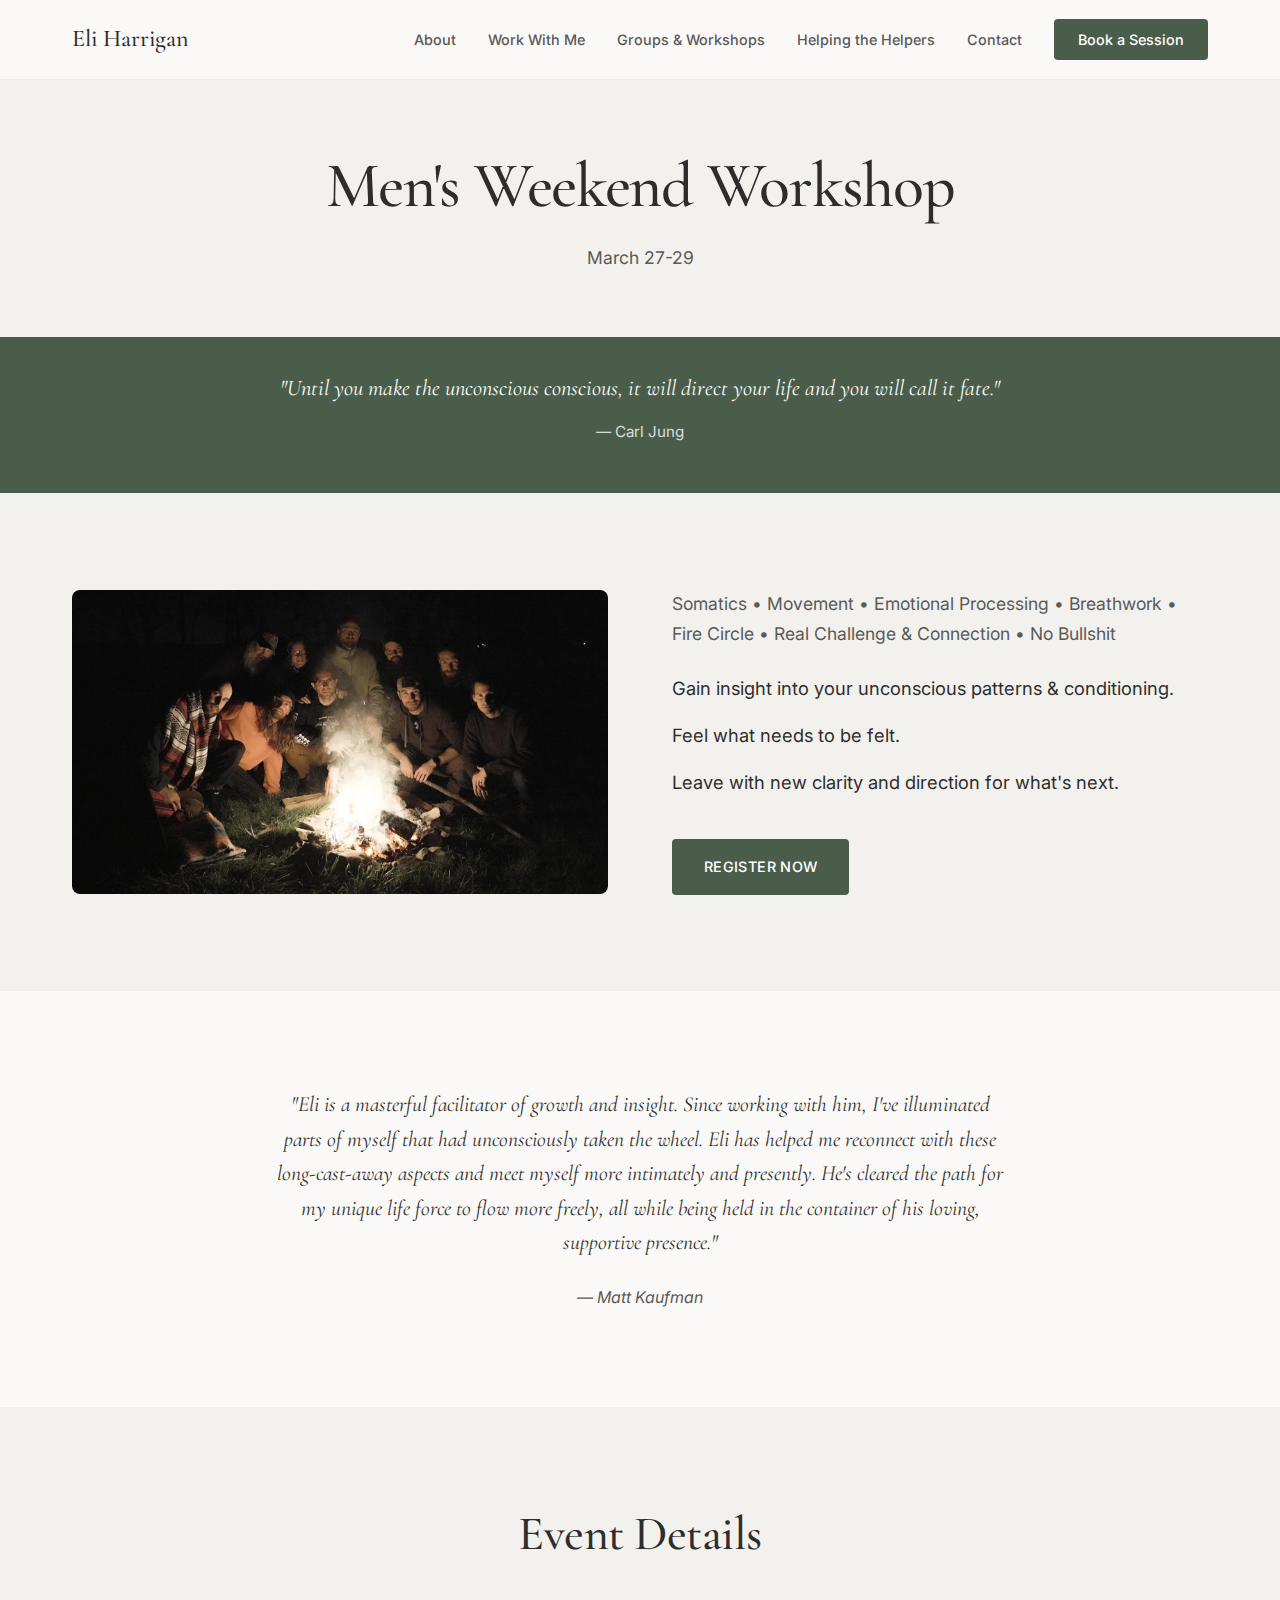
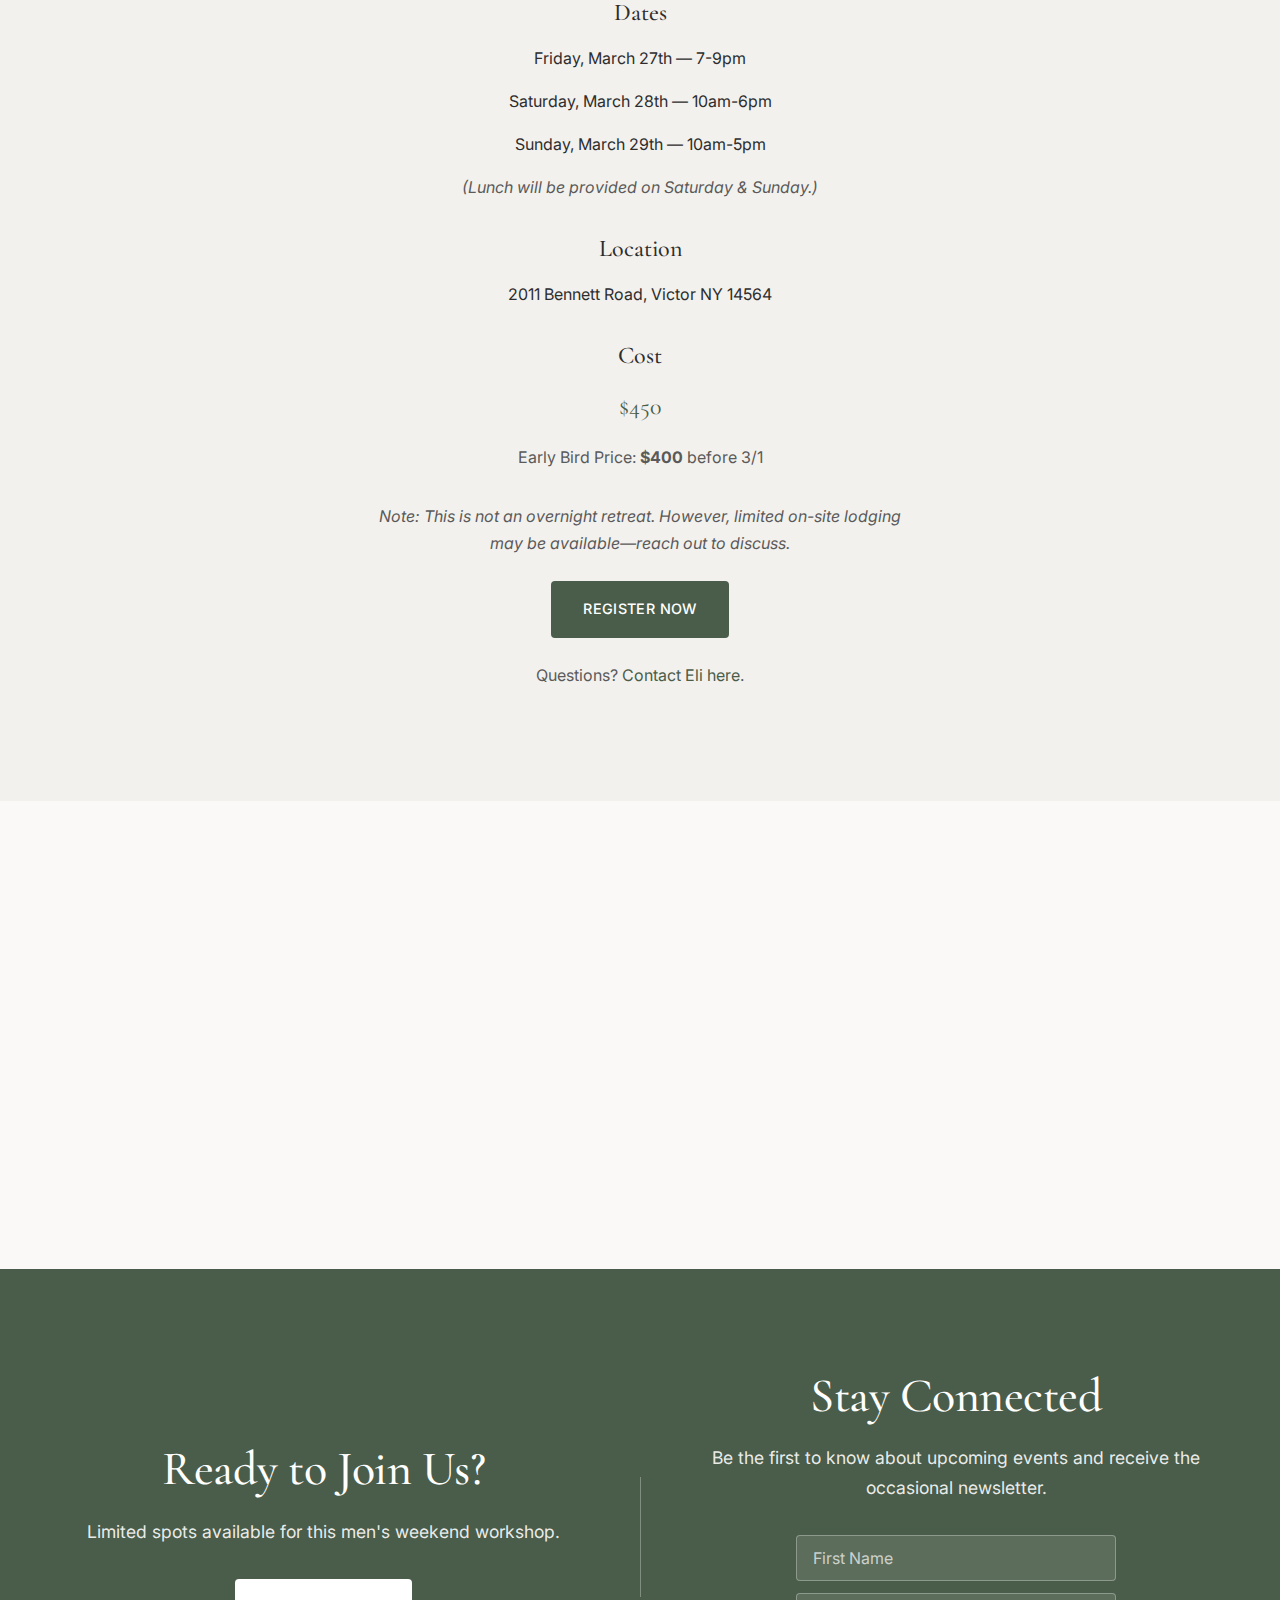
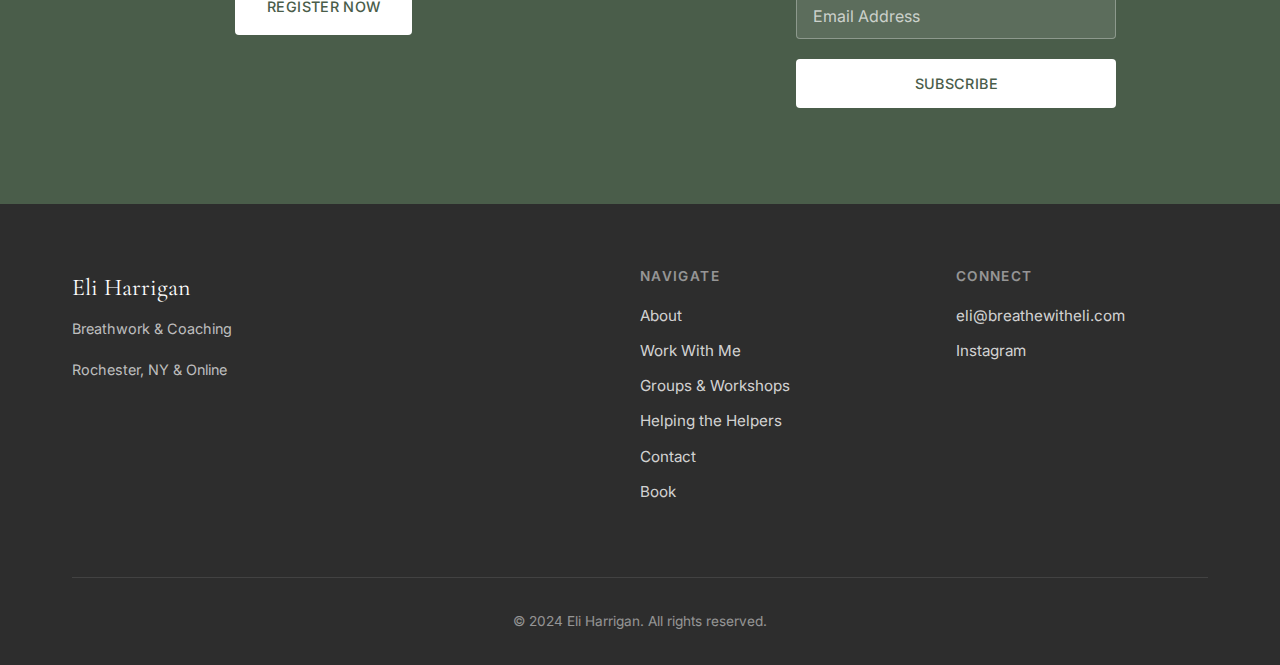
<file: mens-weekend.html>
<!DOCTYPE html>
<html lang="en">
<head>
    <meta charset="UTF-8">
    <meta name="viewport" content="width=device-width, initial-scale=1.0">
    <title>Men's Weekend Workshop | Eli Harrigan</title>
    <meta name="description" content="A transformative men's weekend workshop featuring somatics, movement, emotional processing, breathwork, and fire circle. March 27-29 in Victor, NY.">

    <!-- Favicon -->
    <link rel="icon" type="image/svg+xml" href="images/favicon.svg">

    <!-- Open Graph / Social Media -->
    <meta property="og:type" content="website">
    <meta property="og:title" content="Men's Weekend Workshop | Eli Harrigan">
    <meta property="og:description" content="Somatics, movement, emotional processing, breathwork, fire circle. Real challenge & connection. No bullshit.">
    <meta property="og:image" content="https://breathewitheli.com/images/campfire.webp">
    <meta property="og:url" content="https://breathewitheli.com/mens-weekend">
    <meta name="twitter:card" content="summary_large_image">

    <link rel="preconnect" href="https://fonts.googleapis.com">
    <link rel="preconnect" href="https://fonts.gstatic.com" crossorigin>
    <link href="https://fonts.googleapis.com/css2?family=Cormorant+Garamond:ital,wght@0,400;0,500;0,600;1,400&family=Inter:wght@400;500;600&display=swap" rel="stylesheet">
    <link rel="stylesheet" href="css/styles.css">
</head>
<body>
    <!-- Navigation -->
    <nav class="navbar">
        <div class="nav-container">
            <a href="index.html" class="nav-logo">Eli Harrigan</a>
            <button class="nav-toggle" aria-label="Toggle navigation">
                <span></span>
                <span></span>
                <span></span>
            </button>
            <ul class="nav-menu">
                <li><a href="about.html">About</a></li>
                <li class="nav-dropdown">
                    <a href="work-with-me.html">Work With Me</a>
                    <ul class="dropdown-menu">
                        <li><a href="work-with-me.html#breathwork">Dynamic Breathwork</a></li>
                        <li><a href="work-with-me.html#coaching">Somatic Coaching</a></li>
                        <li><a href="work-with-me.html#mens-groups">Men's Groups</a></li>
                    </ul>
                </li>
                <li><a href="upcoming.html">Groups & Workshops</a></li>
                <li><a href="helping-the-helpers.html">Helping the Helpers</a></li>
                <li><a href="contact.html">Contact</a></li>
                <li><a href="book.html" class="nav-cta">Book a Session</a></li>
            </ul>
        </div>
    </nav>

    <!-- Page Header -->
    <header class="page-header">
        <div class="container">
            <h1>Men's Weekend Workshop</h1>
            <p style="margin-top: 0.5rem; color: var(--color-text-light);">March 27-29</p>
        </div>
    </header>

    <!-- Epigraph Banner -->
    <section style="background-color: var(--color-primary); padding: 2rem 1rem;">
        <div class="container" style="max-width: 800px; text-align: center;">
            <p style="font-family: var(--font-heading); font-size: 1.4rem; font-style: italic; color: #fff; margin: 0;">"Until you make the unconscious conscious, it will direct your life and you will call it fate."</p>
            <p style="color: rgba(255,255,255,0.8); margin-top: 0.75rem; font-size: 0.95rem;">— Carl Jung</p>
        </div>
    </section>

    <!-- Hero Image + Intro -->
    <section class="content-section">
        <div class="container">
            <div class="two-col">
                <div class="about-image">
                    <img src="images/campfire.webp" alt="Men gathered around a campfire">
                </div>
                <div>
                    <p style="font-size: 1.1rem; color: var(--color-text-light); margin-bottom: 1.5rem;">Somatics &bull; Movement &bull; Emotional Processing &bull; Breathwork &bull; Fire Circle &bull; Real Challenge & Connection &bull; No Bullshit</p>
                    <p style="font-size: 1.15rem;">Gain insight into your unconscious patterns & conditioning.</p>
                    <p style="font-size: 1.15rem;">Feel what needs to be felt.</p>
                    <p style="font-size: 1.15rem;">Leave with new clarity and direction for what's next.</p>
                    <a href="#register" class="btn btn-primary" style="margin-top: 1.5rem;">Register Now</a>
                </div>
            </div>
        </div>
    </section>

    <!-- Testimonial 1: Matt Kaufman (featured) -->
    <section class="content-section">
        <div class="container" style="max-width: 800px; text-align: center;">
            <blockquote>
                <p style="font-family: var(--font-heading); font-size: 1.35rem; font-style: italic; margin-bottom: 1.5rem; line-height: 1.6;">"Eli is a masterful facilitator of growth and insight. Since working with him, I've illuminated parts of myself that had unconsciously taken the wheel. Eli has helped me reconnect with these long-cast-away aspects and meet myself more intimately and presently. He's cleared the path for my unique life force to flow more freely, all while being held in the container of his loving, supportive presence."</p>
                <cite style="color: var(--color-text-light);">— Matt Kaufman</cite>
            </blockquote>
        </div>
    </section>

    <!-- Event Details -->
    <section id="register" class="content-section" style="background-color: var(--color-bg-alt);">
        <div class="container" style="max-width: 600px; text-align: center;">
            <h2 style="margin-bottom: var(--space-md);">Event Details</h2>

            <div style="margin-bottom: 2rem;">
                <h3 style="margin-bottom: 1rem;">Dates</h3>
                <p>Friday, March 27th — 7-9pm</p>
                <p>Saturday, March 28th — 10am-6pm</p>
                <p>Sunday, March 29th — 10am-5pm</p>
                <p style="color: var(--color-text-light); font-style: italic; margin-top: 0.5rem;">(Lunch will be provided on Saturday & Sunday.)</p>
            </div>

            <div style="margin-bottom: 2rem;">
                <h3 style="margin-bottom: 1rem;">Location</h3>
                <p>2011 Bennett Road, Victor NY 14564</p>
            </div>

            <div style="margin-bottom: 2rem;">
                <h3 style="margin-bottom: 1rem;">Cost</h3>
                <p style="font-size: 1.5rem; font-family: var(--font-heading); color: var(--color-primary);">$450</p>
                <p style="color: var(--color-text-light);">Early Bird Price: <strong>$400</strong> before 3/1</p>
            </div>

            <p style="margin-bottom: 1.5rem; color: var(--color-text-light); font-style: italic;">Note: This is not an overnight retreat. However, limited on-site lodging may be available—reach out to discuss.</p>

            <a href="https://buy.stripe.com/9B6dR95xDe1i2EG7yDbV60h" class="btn btn-primary" target="_blank" rel="noopener">Register Now</a>

            <p style="margin-top: 1.5rem; color: var(--color-text-light);">Questions? <a href="contact.html" style="color: var(--color-primary);">Contact Eli here</a>.</p>
        </div>
    </section>

    <!-- Additional Testimonials: Side by side -->
    <section class="content-section">
        <div class="container">
            <div style="display: grid; grid-template-columns: repeat(auto-fit, minmax(300px, 1fr)); gap: 2rem; max-width: 900px; margin: 0 auto;">
                <div class="testimonial-card testimonial-card--with-photo">
                    <div class="testimonial-photo">
                        <img src="images/testimonial-matt-rohrer.jpg" alt="Matthew L. Rohrer">
                    </div>
                    <div class="testimonial-content">
                        <p>"Working with Eli has helped open me up and shift my relationship to my own pain, sadness, and joy."</p>
                        <cite>— Matthew L. Rohrer</cite>
                    </div>
                </div>
                <div class="testimonial-card testimonial-card--with-photo">
                    <div class="testimonial-photo">
                        <img src="images/testimonial-timothy-muller.jpg" alt="Timothy Muller">
                    </div>
                    <div class="testimonial-content">
                        <p>"Eli is an intuitive facilitator with real clarity around how to get to the heart of things. Working with him has taught me how to feel my emotions, express them, and use them to grow and find my direction in life."</p>
                        <cite>— Timothy Muller</cite>
                    </div>
                </div>
            </div>
        </div>
    </section>

    <!-- CTA Section -->
    <section class="cta">
        <div class="container">
            <div class="cta-dual">
                <div class="cta-option">
                    <h2>Ready to Join Us?</h2>
                    <p>Limited spots available for this men's weekend workshop.</p>
                    <a href="https://buy.stripe.com/9B6dR95xDe1i2EG7yDbV60h" class="btn btn-primary" target="_blank" rel="noopener">Register Now</a>
                </div>
                <div class="cta-divider"></div>
                <div class="cta-option">
                    <h2>Stay Connected</h2>
                    <p>Be the first to know about upcoming events and receive the occasional newsletter.</p>
                    <div class="kit-form-container">
                        <script src="https://f.convertkit.com/ckjs/ck.5.js"></script>
                        <form action="https://app.kit.com/forms/9017140/subscriptions" class="seva-form formkit-form" method="post" data-sv-form="9017140" data-uid="bd08d53fc5" data-format="inline" data-version="5" data-options="{&quot;settings&quot;:{&quot;after_subscribe&quot;:{&quot;action&quot;:&quot;message&quot;,&quot;success_message&quot;:&quot;Success! Now check your email to confirm your subscription.&quot;,&quot;redirect_url&quot;:&quot;&quot;},&quot;analytics&quot;:{&quot;google&quot;:null,&quot;fathom&quot;:null,&quot;facebook&quot;:null,&quot;segment&quot;:null,&quot;pinterest&quot;:null,&quot;sparkloop&quot;:null,&quot;googletagmanager&quot;:null},&quot;modal&quot;:{&quot;trigger&quot;:&quot;timer&quot;,&quot;scroll_percentage&quot;:null,&quot;timer&quot;:5,&quot;devices&quot;:&quot;all&quot;,&quot;show_once_every&quot;:15},&quot;powered_by&quot;:{&quot;show&quot;:true,&quot;url&quot;:&quot;https://kit.com/features/forms?utm_campaign=poweredby&amp;utm_content=form&amp;utm_medium=referral&amp;utm_source=dynamic&quot;},&quot;recaptcha&quot;:{&quot;enabled&quot;:false},&quot;return_visitor&quot;:{&quot;action&quot;:&quot;show&quot;,&quot;custom_content&quot;:&quot;&quot;},&quot;slide_in&quot;:{&quot;display_in&quot;:&quot;bottom_right&quot;,&quot;trigger&quot;:&quot;timer&quot;,&quot;scroll_percentage&quot;:null,&quot;timer&quot;:5,&quot;devices&quot;:&quot;all&quot;,&quot;show_once_every&quot;:15},&quot;sticky_bar&quot;:{&quot;display_in&quot;:&quot;top&quot;,&quot;trigger&quot;:&quot;timer&quot;,&quot;scroll_percentage&quot;:null,&quot;timer&quot;:5,&quot;devices&quot;:&quot;all&quot;,&quot;show_once_every&quot;:15}},&quot;version&quot;:&quot;5&quot;}" min-width="400 500 600 700 800"><div data-style="clean"><ul class="formkit-alert formkit-alert-error" data-element="errors" data-group="alert"></ul><div data-element="fields" data-stacked="false" class="seva-fields formkit-fields"><div class="formkit-field"><input class="formkit-input" aria-label="First Name" name="fields[first_name]" placeholder="First Name" type="text" style="color: rgb(0, 0, 0); border-color: rgb(227, 227, 227); border-radius: 4px; font-weight: 400;"></div><div class="formkit-field"><input class="formkit-input" name="email_address" aria-label="Email Address" placeholder="Email Address" required="" type="email" style="color: rgb(0, 0, 0); border-color: rgb(227, 227, 227); border-radius: 4px; font-weight: 400;"></div><button data-element="submit" class="formkit-submit formkit-submit" style="color: rgb(0, 0, 0); background-color: rgb(255, 255, 255); border-radius: 4px; font-weight: 400;"><div class="formkit-spinner"><div></div><div></div><div></div></div><span class="">Subscribe</span></button></div></div></form>
                    </div>
                </div>
            </div>
        </div>
    </section>

    <!-- Footer -->
    <footer class="footer">
        <div class="container">
            <div class="footer-content">
                <div class="footer-brand">
                    <a href="index.html" class="footer-logo">Eli Harrigan</a>
                    <p>Breathwork & Coaching</p>
                    <p class="footer-location">Rochester, NY & Online</p>
                </div>
                <div class="footer-nav">
                    <h4>Navigate</h4>
                    <ul>
                        <li><a href="about.html">About</a></li>
                        <li class="nav-dropdown">
                    <a href="work-with-me.html">Work With Me</a>
                    <ul class="dropdown-menu">
                        <li><a href="work-with-me.html#breathwork">Dynamic Breathwork</a></li>
                        <li><a href="work-with-me.html#coaching">Somatic Coaching</a></li>
                        <li><a href="work-with-me.html#mens-groups">Men's Groups</a></li>
                    </ul>
                </li>
                        <li><a href="upcoming.html">Groups & Workshops</a></li>
                        <li><a href="helping-the-helpers.html">Helping the Helpers</a></li>
                        <li><a href="contact.html">Contact</a></li>
                        <li><a href="book.html">Book</a></li>
                    </ul>
                </div>
                <div class="footer-connect">
                    <h4>Connect</h4>
                    <ul>
                        <li><a href="mailto:eli@breathewitheli.com">eli@breathewitheli.com</a></li>
                        <li><a href="https://instagram.com/breathewitheli" target="_blank" rel="noopener">Instagram</a></li>
                    </ul>
                </div>
            </div>
            <div class="footer-bottom">
                <p>&copy; 2024 Eli Harrigan. All rights reserved.</p>
            </div>
        </div>
    </footer>

    <script src="js/main.js"></script>

</body>
</html>
</file>
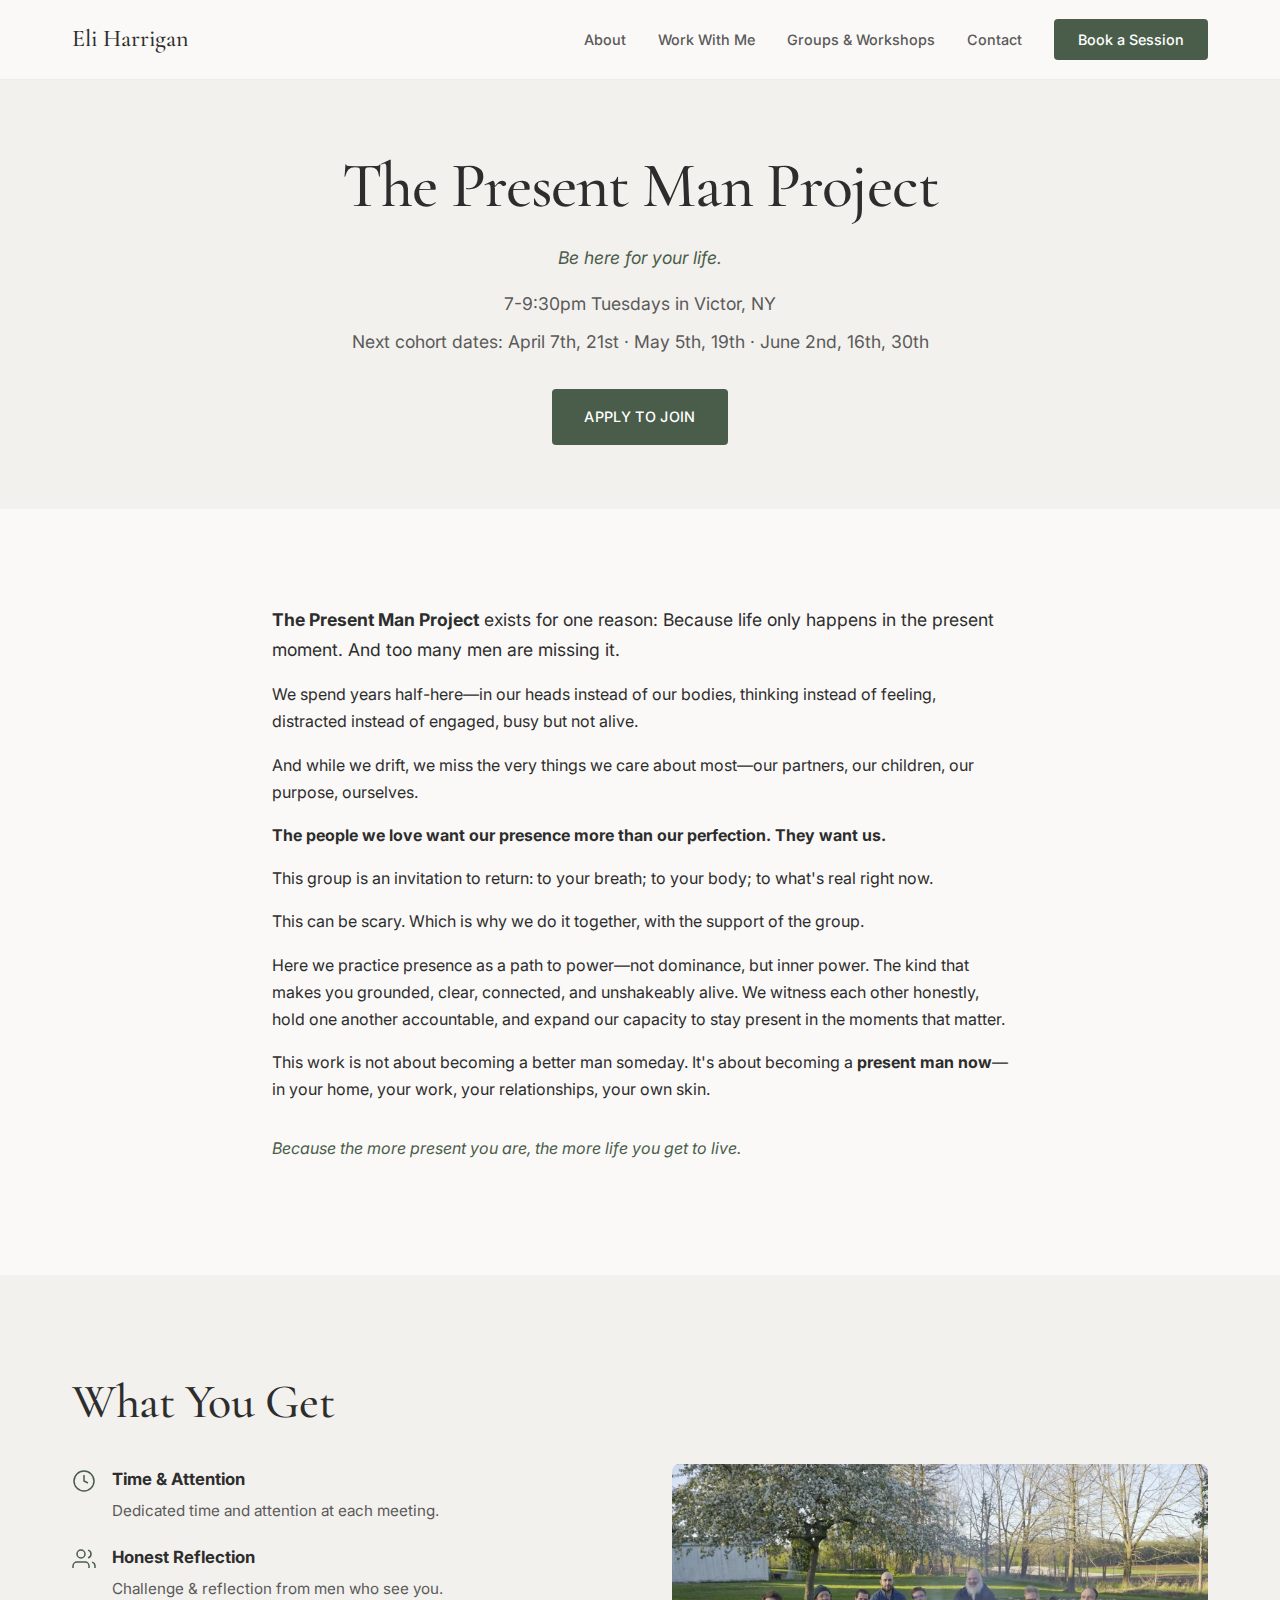
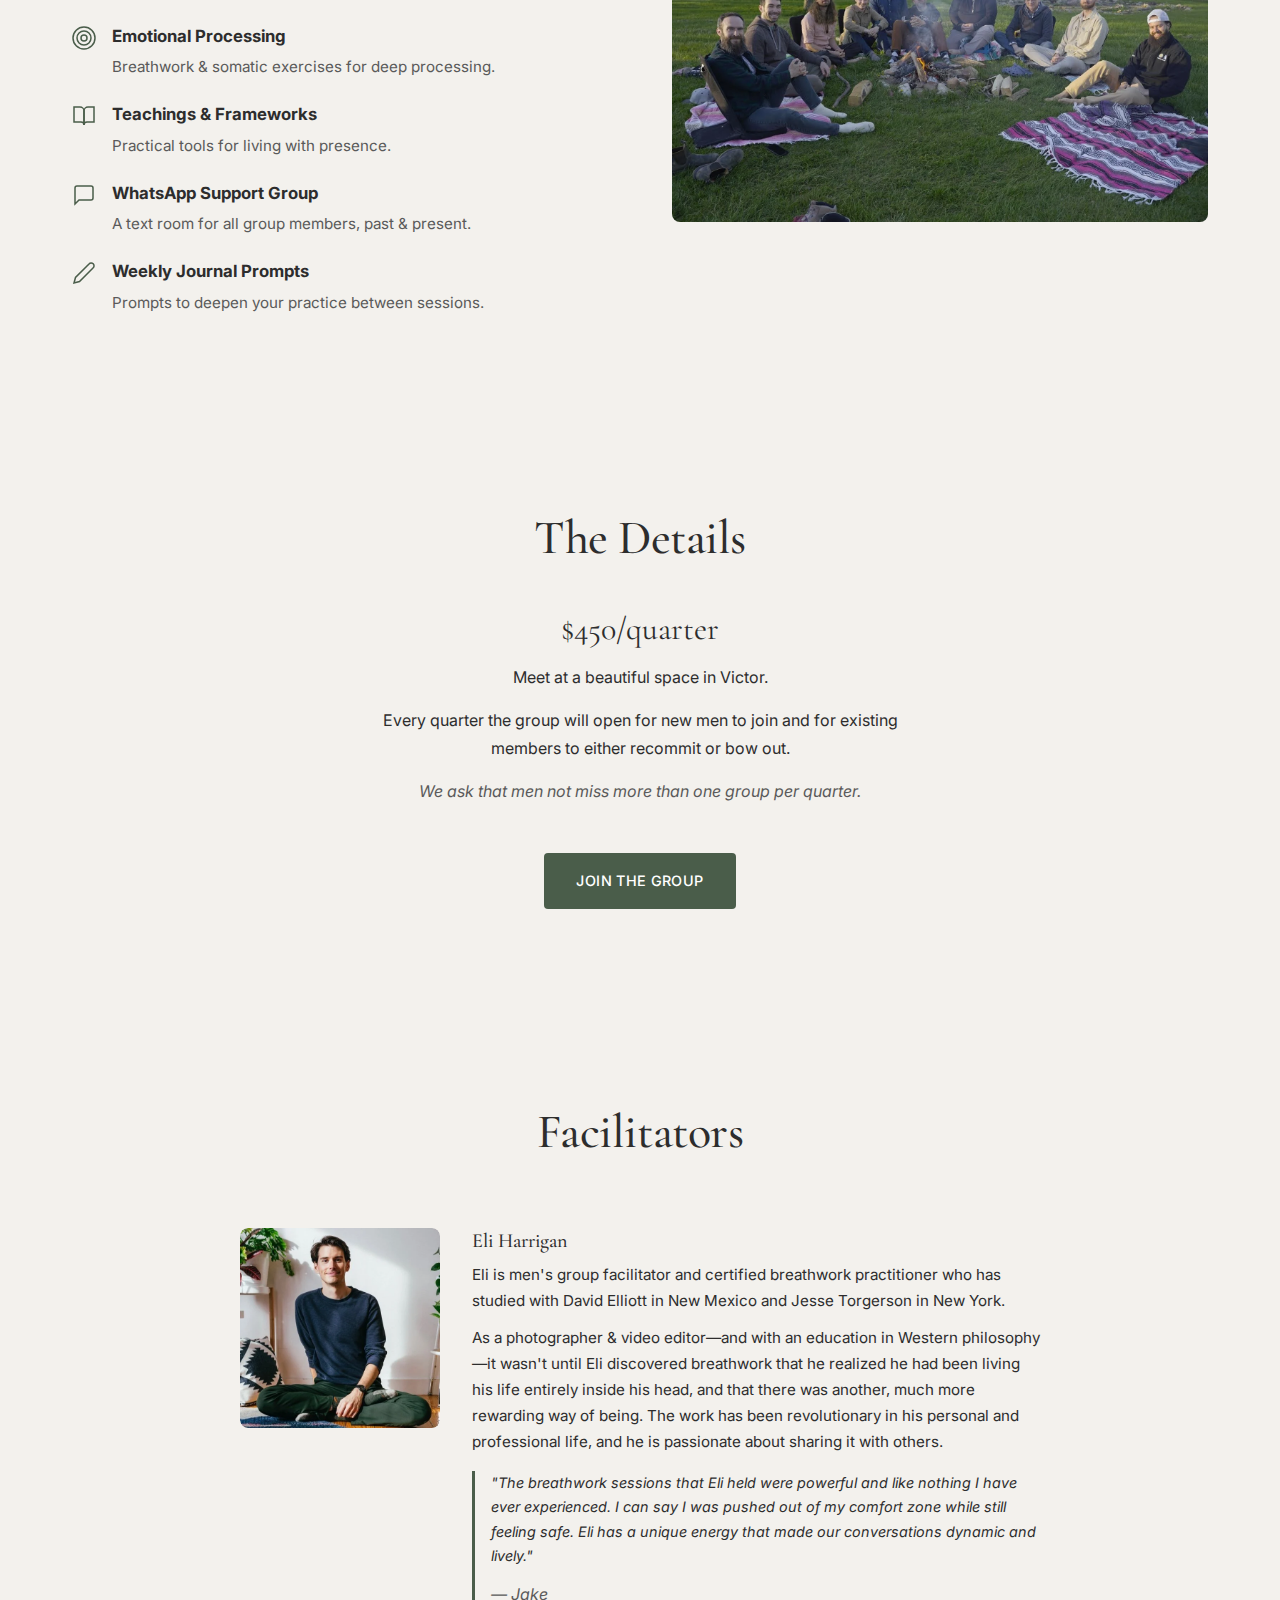
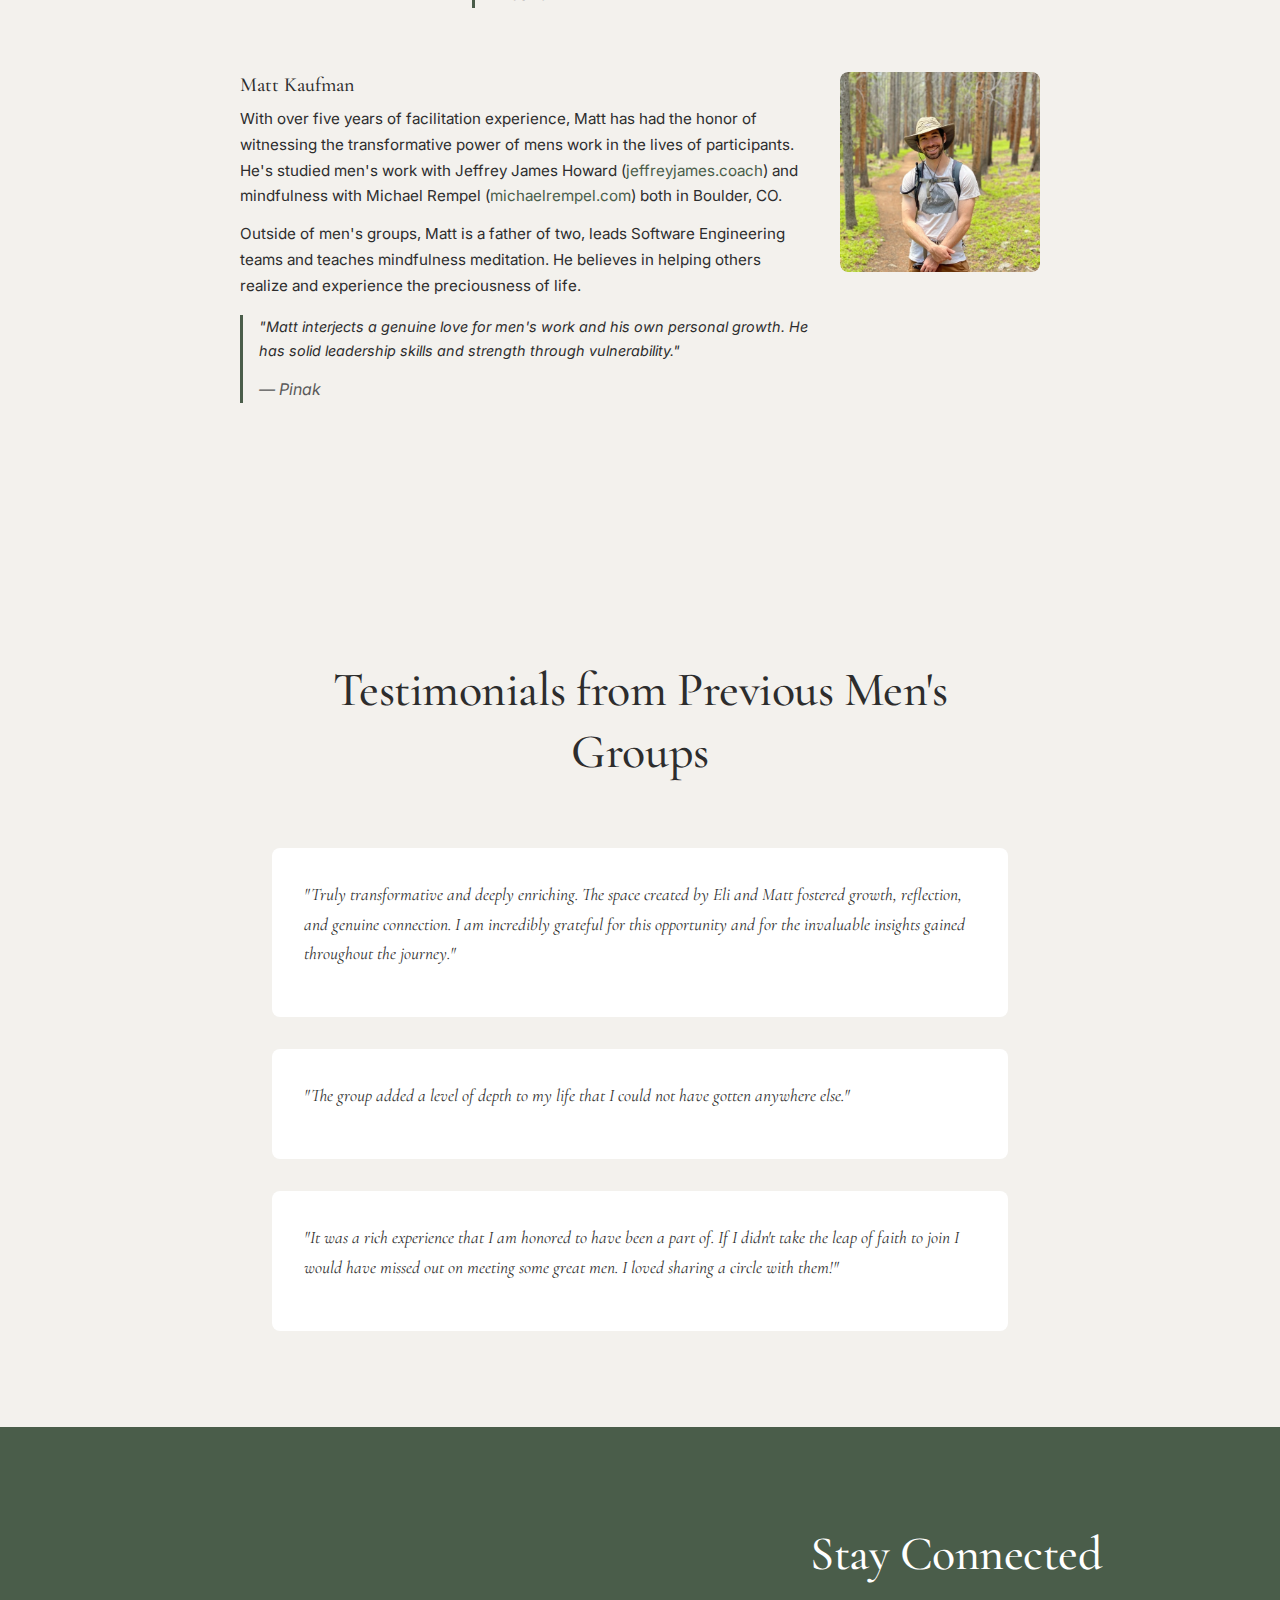
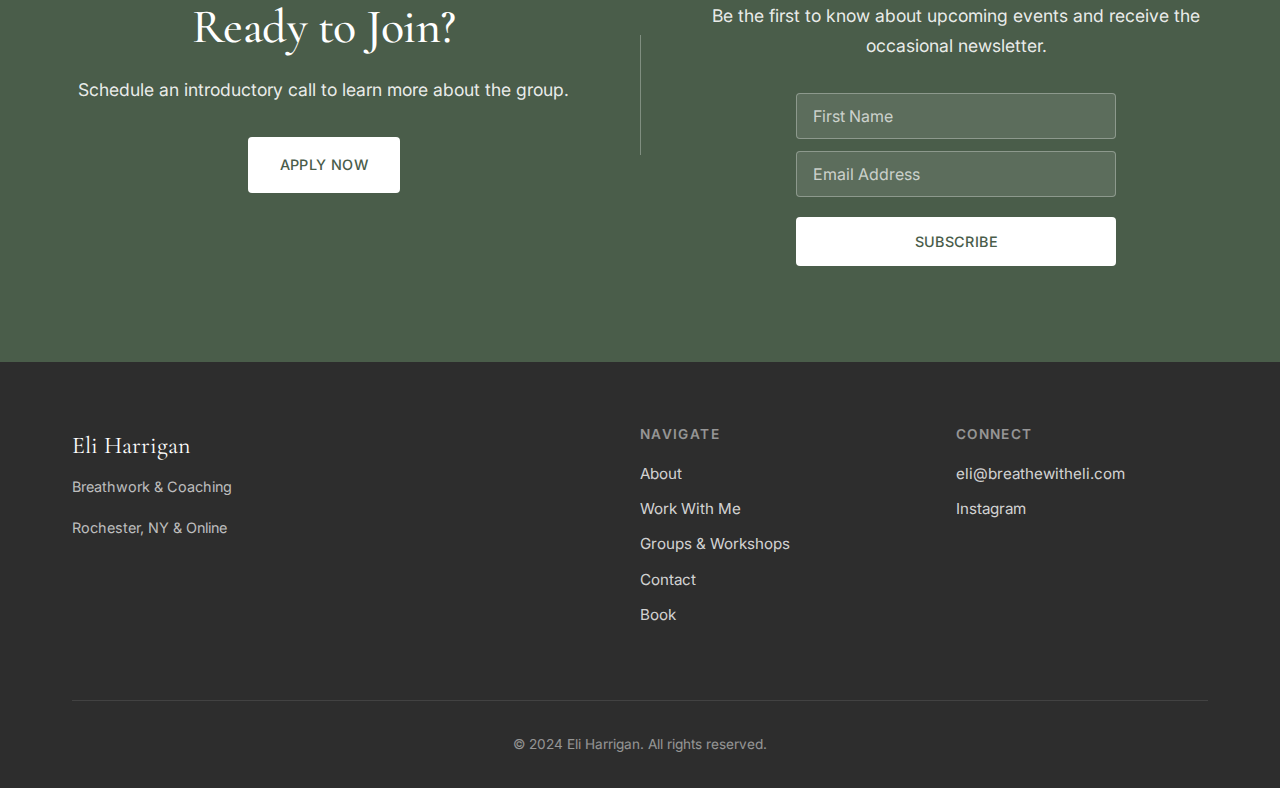
<file: mensgroup.html>
<!DOCTYPE html>
<html lang="en">
<head>
    <meta charset="UTF-8">
    <meta name="viewport" content="width=device-width, initial-scale=1.0">
    <title>The Present Man Project | Eli Harrigan</title>
    <meta name="description" content="A men's group for presence, connection, and growth. 7-9:30pm Tuesdays in Victor, NY.">

    <!-- Favicon -->
    <link rel="icon" type="image/svg+xml" href="images/favicon.svg">

    <!-- Open Graph / Social Media -->
    <meta property="og:type" content="website">
    <meta property="og:title" content="Come Home to Yourself">
    <meta property="og:description" content="Get out of your head and back into your body. Private sessions, workshops, and men's groups.">
    <meta property="og:image" content="https://breathewitheli.com/images/hero-group-session.jpg">
    <meta property="og:url" content="https://breathewitheli.com">
    <meta name="twitter:card" content="summary_large_image">

    <link rel="preconnect" href="https://fonts.googleapis.com">
    <link rel="preconnect" href="https://fonts.gstatic.com" crossorigin>
    <link href="https://fonts.googleapis.com/css2?family=Cormorant+Garamond:ital,wght@0,400;0,500;0,600;1,400&family=Inter:wght@400;500;600&display=swap" rel="stylesheet">
    <link rel="stylesheet" href="css/styles.css">
</head>
<body>
    <!-- Navigation -->
    <nav class="navbar">
        <div class="nav-container">
            <a href="index.html" class="nav-logo">Eli Harrigan</a>
            <button class="nav-toggle" aria-label="Toggle navigation">
                <span></span>
                <span></span>
                <span></span>
            </button>
            <ul class="nav-menu">
                <li><a href="about.html">About</a></li>
                <li><a href="work-with-me.html">Work With Me</a></li>
                <li><a href="upcoming.html">Groups & Workshops</a></li>
                <li><a href="contact.html">Contact</a></li>
                <li><a href="book.html" class="nav-cta">Book a Session</a></li>
            </ul>
        </div>
    </nav>

    <!-- Hero Section -->
    <header class="page-header" style="text-align: center;">
        <div class="container">
            <h1>The Present Man Project</h1>
            <p style="font-style: italic; color: var(--color-primary); margin-bottom: var(--space-sm);">Be here for your life.</p>
            <p>7-9:30pm Tuesdays in Victor, NY</p>
            <p style="color: var(--color-text-light); margin-top: 0.5rem;">Next cohort dates: April 7th, 21st · May 5th, 19th · June 2nd, 16th, 30th</p>
            <a href="https://docs.google.com/forms/d/e/1FAIpQLSehoRtjm76bdA4SwGb_CjJUnPGSmVHigyRw23TBQa21ZzYWrA/viewform?usp=header" class="btn btn-primary" style="margin-top: var(--space-md);" target="_blank" rel="noopener">Apply to Join</a>
        </div>
    </header>

    <!-- Main Content -->
    <section class="content-section">
        <div class="container" style="max-width: 800px;">
            <p style="font-size: 1.1rem;"><strong>The Present Man Project</strong> exists for one reason: Because life only happens in the present moment. And too many men are missing it.</p>
            <p>We spend years half-here—in our heads instead of our bodies, thinking instead of feeling, distracted instead of engaged, busy but not alive.</p>
            <p>And while we drift, we miss the very things we care about most—our partners, our children, our purpose, ourselves.</p>
            <p><strong>The people we love want our presence more than our perfection. They want us.</strong></p>
            <p>This group is an invitation to return: to your breath; to your body; to what's real right now.</p>
            <p>This can be scary. Which is why we do it together, with the support of the group.</p>
            <p>Here we practice presence as a path to power—not dominance, but inner power. The kind that makes you grounded, clear, connected, and unshakeably alive. We witness each other honestly, hold one another accountable, and expand our capacity to stay present in the moments that matter.</p>
            <p>This work is not about becoming a better man someday. It's about becoming a <strong>present man now</strong>—in your home, your work, your relationships, your own skin.</p>
            <p style="font-style: italic; color: var(--color-primary); margin-top: var(--space-md);">Because the more present you are, the more life you get to live.</p>
        </div>
    </section>

    <!-- What You Get Section -->
    <section class="content-section">
        <div class="container">
            <div class="two-col">
                <div>
                    <h2 style="margin-bottom: var(--space-md);">What You Get</h2>
                    <div class="benefits-list">
                        <div class="benefit-item">
                            <svg width="24" height="24" viewBox="0 0 24 24" fill="none" stroke="var(--color-primary)" stroke-width="1.5">
                                <circle cx="12" cy="12" r="10"/>
                                <path d="M12 6v6l4 2"/>
                            </svg>
                            <div>
                                <strong>Time & Attention</strong>
                                <p>Dedicated time and attention at each meeting.</p>
                            </div>
                        </div>
                        <div class="benefit-item">
                            <svg width="24" height="24" viewBox="0 0 24 24" fill="none" stroke="var(--color-primary)" stroke-width="1.5">
                                <path d="M17 21v-2a4 4 0 0 0-4-4H5a4 4 0 0 0-4 4v2"/>
                                <circle cx="9" cy="7" r="4"/>
                                <path d="M23 21v-2a4 4 0 0 0-3-3.87"/>
                                <path d="M16 3.13a4 4 0 0 1 0 7.75"/>
                            </svg>
                            <div>
                                <strong>Honest Reflection</strong>
                                <p>Challenge & reflection from men who see you.</p>
                            </div>
                        </div>
                        <div class="benefit-item">
                            <svg width="24" height="24" viewBox="0 0 24 24" fill="none" stroke="var(--color-primary)" stroke-width="1.5">
                                <circle cx="12" cy="12" r="3"/>
                                <circle cx="12" cy="12" r="7"/>
                                <circle cx="12" cy="12" r="11"/>
                            </svg>
                            <div>
                                <strong>Emotional Processing</strong>
                                <p>Breathwork & somatic exercises for deep processing.</p>
                            </div>
                        </div>
                        <div class="benefit-item">
                            <svg width="24" height="24" viewBox="0 0 24 24" fill="none" stroke="var(--color-primary)" stroke-width="1.5">
                                <path d="M2 3h6a4 4 0 0 1 4 4v14a3 3 0 0 0-3-3H2z"/>
                                <path d="M22 3h-6a4 4 0 0 0-4 4v14a3 3 0 0 1 3-3h7z"/>
                            </svg>
                            <div>
                                <strong>Teachings & Frameworks</strong>
                                <p>Practical tools for living with presence.</p>
                            </div>
                        </div>
                        <div class="benefit-item">
                            <svg width="24" height="24" viewBox="0 0 24 24" fill="none" stroke="var(--color-primary)" stroke-width="1.5">
                                <path d="M21 15a2 2 0 0 1-2 2H7l-4 4V5a2 2 0 0 1 2-2h14a2 2 0 0 1 2 2z"/>
                            </svg>
                            <div>
                                <strong>WhatsApp Support Group</strong>
                                <p>A text room for all group members, past & present.</p>
                            </div>
                        </div>
                        <div class="benefit-item">
                            <svg width="24" height="24" viewBox="0 0 24 24" fill="none" stroke="var(--color-primary)" stroke-width="1.5">
                                <path d="M17 3a2.85 2.83 0 1 1 4 4L7.5 20.5 2 22l1.5-5.5Z"/>
                            </svg>
                            <div>
                                <strong>Weekly Journal Prompts</strong>
                                <p>Prompts to deepen your practice between sessions.</p>
                            </div>
                        </div>
                    </div>
                </div>
                <div class="about-image">
                    <img src="images/campfire2.webp" alt="Men gathered around a campfire">
                </div>
            </div>
        </div>
    </section>

    <!-- Details Section -->
    <section class="content-section" style="background-color: var(--color-bg-alt);">
        <div class="container" style="max-width: 600px; text-align: center;">
            <h2 style="margin-bottom: var(--space-md);">The Details</h2>
            <p style="font-size: 2rem; font-family: var(--font-heading); margin-bottom: 0.5rem;">$450/quarter</p>
            <p>Meet at a beautiful space in Victor.</p>
            <p>Every quarter the group will open for new men to join and for existing members to either recommit or bow out.</p>
            <p style="color: var(--color-text-light); font-style: italic;">We ask that men not miss more than one group per quarter.</p>
            <a href="https://docs.google.com/forms/d/e/1FAIpQLSehoRtjm76bdA4SwGb_CjJUnPGSmVHigyRw23TBQa21ZzYWrA/viewform?usp=header" class="btn btn-primary" style="margin-top: var(--space-md);" target="_blank" rel="noopener">Join The Group</a>
        </div>
    </section>

    <!-- Facilitators Section -->
    <section class="content-section">
        <div class="container">
            <h2 style="text-align: center; margin-bottom: var(--space-lg);">Facilitators</h2>
            <div class="facilitator-grid">
                <div class="about-image">
                    <img src="images/mensgroup-eli.jpg" alt="Eli Harrigan">
                </div>
                <div>
                    <h3>Eli Harrigan</h3>
                    <p>Eli is men's group facilitator and certified breathwork practitioner who has studied with David Elliott in New Mexico and Jesse Torgerson in New York.</p>
                    <p>As a photographer & video editor—and with an education in Western philosophy—it wasn't until Eli discovered breathwork that he realized he had been living his life entirely inside his head, and that there was another, much more rewarding way of being. The work has been revolutionary in his personal and professional life, and he is passionate about sharing it with others.</p>
                    <blockquote>
                        <p>"The breathwork sessions that Eli held were powerful and like nothing I have ever experienced. I can say I was pushed out of my comfort zone while still feeling safe. Eli has a unique energy that made our conversations dynamic and lively."</p>
                        <cite style="color: var(--color-text-light);">— Jake</cite>
                    </blockquote>
                </div>
            </div>
            <div class="facilitator-grid reverse">
                <div>
                    <h3>Matt Kaufman</h3>
                    <p>With over five years of facilitation experience, Matt has had the honor of witnessing the transformative power of mens work in the lives of participants. He's studied men's work with Jeffrey James Howard (<a href="https://jeffreyjames.coach" target="_blank" rel="noopener" style="color: var(--color-primary);">jeffreyjames.coach</a>) and mindfulness with Michael Rempel (<a href="https://michaelrempel.com" target="_blank" rel="noopener" style="color: var(--color-primary);">michaelrempel.com</a>) both in Boulder, CO.</p>
                    <p>Outside of men's groups, Matt is a father of two, leads Software Engineering teams and teaches mindfulness meditation. He believes in helping others realize and experience the preciousness of life.</p>
                    <blockquote>
                        <p>"Matt interjects a genuine love for men's work and his own personal growth. He has solid leadership skills and strength through vulnerability."</p>
                        <cite style="color: var(--color-text-light);">— Pinak</cite>
                    </blockquote>
                </div>
                <div class="about-image">
                    <img src="images/mensgroup-matt.jpg" alt="Matt Kaufman">
                </div>
            </div>
        </div>
    </section>

    <!-- Testimonials Section -->
    <section class="content-section" style="background-color: var(--color-bg-alt);">
        <div class="container" style="max-width: 800px;">
            <h2 style="text-align: center; margin-bottom: var(--space-lg);">Testimonials from Previous Men's Groups</h2>
            <div style="display: flex; flex-direction: column; gap: var(--space-md);">
                <blockquote style="background: var(--color-white); padding: var(--space-md); border-radius: 8px; margin: 0;">
                    <p style="font-family: var(--font-heading); font-size: 1.1rem; font-style: italic;">"Truly transformative and deeply enriching. The space created by Eli and Matt fostered growth, reflection, and genuine connection. I am incredibly grateful for this opportunity and for the invaluable insights gained throughout the journey."</p>
                </blockquote>
                <blockquote style="background: var(--color-white); padding: var(--space-md); border-radius: 8px; margin: 0;">
                    <p style="font-family: var(--font-heading); font-size: 1.1rem; font-style: italic;">"The group added a level of depth to my life that I could not have gotten anywhere else."</p>
                </blockquote>
                <blockquote style="background: var(--color-white); padding: var(--space-md); border-radius: 8px; margin: 0;">
                    <p style="font-family: var(--font-heading); font-size: 1.1rem; font-style: italic;">"It was a rich experience that I am honored to have been a part of. If I didn't take the leap of faith to join I would have missed out on meeting some great men. I loved sharing a circle with them!"</p>
                </blockquote>
            </div>
        </div>
    </section>

    <!-- CTA Section -->
    <section class="cta">
        <div class="container">
            <div class="cta-dual">
                <div class="cta-option">
                    <h2>Ready to Join?</h2>
                    <p>Schedule an introductory call to learn more about the group.</p>
                    <a href="https://docs.google.com/forms/d/e/1FAIpQLSehoRtjm76bdA4SwGb_CjJUnPGSmVHigyRw23TBQa21ZzYWrA/viewform?usp=header" class="btn btn-primary" target="_blank" rel="noopener">Apply Now</a>
                </div>
                <div class="cta-divider"></div>
                <div class="cta-option">
                    <h2>Stay Connected</h2>
                    <p>Be the first to know about upcoming events and receive the occasional newsletter.</p>
                    <div class="kit-form-container">
                        <script src="https://f.convertkit.com/ckjs/ck.5.js"></script>
                        <form action="https://app.kit.com/forms/9017140/subscriptions" class="seva-form formkit-form" method="post" data-sv-form="9017140" data-uid="bd08d53fc5" data-format="inline" data-version="5" data-options="{&quot;settings&quot;:{&quot;after_subscribe&quot;:{&quot;action&quot;:&quot;message&quot;,&quot;success_message&quot;:&quot;Success! Now check your email to confirm your subscription.&quot;,&quot;redirect_url&quot;:&quot;&quot;},&quot;analytics&quot;:{&quot;google&quot;:null,&quot;fathom&quot;:null,&quot;facebook&quot;:null,&quot;segment&quot;:null,&quot;pinterest&quot;:null,&quot;sparkloop&quot;:null,&quot;googletagmanager&quot;:null},&quot;modal&quot;:{&quot;trigger&quot;:&quot;timer&quot;,&quot;scroll_percentage&quot;:null,&quot;timer&quot;:5,&quot;devices&quot;:&quot;all&quot;,&quot;show_once_every&quot;:15},&quot;powered_by&quot;:{&quot;show&quot;:true,&quot;url&quot;:&quot;https://kit.com/features/forms?utm_campaign=poweredby&amp;utm_content=form&amp;utm_medium=referral&amp;utm_source=dynamic&quot;},&quot;recaptcha&quot;:{&quot;enabled&quot;:false},&quot;return_visitor&quot;:{&quot;action&quot;:&quot;show&quot;,&quot;custom_content&quot;:&quot;&quot;},&quot;slide_in&quot;:{&quot;display_in&quot;:&quot;bottom_right&quot;,&quot;trigger&quot;:&quot;timer&quot;,&quot;scroll_percentage&quot;:null,&quot;timer&quot;:5,&quot;devices&quot;:&quot;all&quot;,&quot;show_once_every&quot;:15},&quot;sticky_bar&quot;:{&quot;display_in&quot;:&quot;top&quot;,&quot;trigger&quot;:&quot;timer&quot;,&quot;scroll_percentage&quot;:null,&quot;timer&quot;:5,&quot;devices&quot;:&quot;all&quot;,&quot;show_once_every&quot;:15}},&quot;version&quot;:&quot;5&quot;}" min-width="400 500 600 700 800"><div data-style="clean"><ul class="formkit-alert formkit-alert-error" data-element="errors" data-group="alert"></ul><div data-element="fields" data-stacked="false" class="seva-fields formkit-fields"><div class="formkit-field"><input class="formkit-input" aria-label="First Name" name="fields[first_name]" placeholder="First Name" type="text" style="color: rgb(0, 0, 0); border-color: rgb(227, 227, 227); border-radius: 4px; font-weight: 400;"></div><div class="formkit-field"><input class="formkit-input" name="email_address" aria-label="Email Address" placeholder="Email Address" required="" type="email" style="color: rgb(0, 0, 0); border-color: rgb(227, 227, 227); border-radius: 4px; font-weight: 400;"></div><button data-element="submit" class="formkit-submit formkit-submit" style="color: rgb(0, 0, 0); background-color: rgb(255, 255, 255); border-radius: 4px; font-weight: 400;"><div class="formkit-spinner"><div></div><div></div><div></div></div><span class="">Subscribe</span></button></div></div></form>
                    </div>
                </div>
            </div>
        </div>
    </section>

    <!-- Footer -->
    <footer class="footer">
        <div class="container">
            <div class="footer-content">
                <div class="footer-brand">
                    <a href="index.html" class="footer-logo">Eli Harrigan</a>
                    <p>Breathwork & Coaching</p>
                    <p class="footer-location">Rochester, NY & Online</p>
                </div>
                <div class="footer-nav">
                    <h4>Navigate</h4>
                    <ul>
                        <li><a href="about.html">About</a></li>
                        <li><a href="work-with-me.html">Work With Me</a></li>
                        <li><a href="upcoming.html">Groups & Workshops</a></li>
                        <li><a href="contact.html">Contact</a></li>
                        <li><a href="book.html">Book</a></li>
                    </ul>
                </div>
                <div class="footer-connect">
                    <h4>Connect</h4>
                    <ul>
                        <li><a href="mailto:eli@breathewitheli.com">eli@breathewitheli.com</a></li>
                        <li><a href="https://instagram.com/breathewitheli" target="_blank" rel="noopener">Instagram</a></li>
                    </ul>
                </div>
            </div>
            <div class="footer-bottom">
                <p>&copy; 2024 Eli Harrigan. All rights reserved.</p>
            </div>
        </div>
    </footer>

    <script src="js/main.js"></script>
    
</body>
</html>
</file>
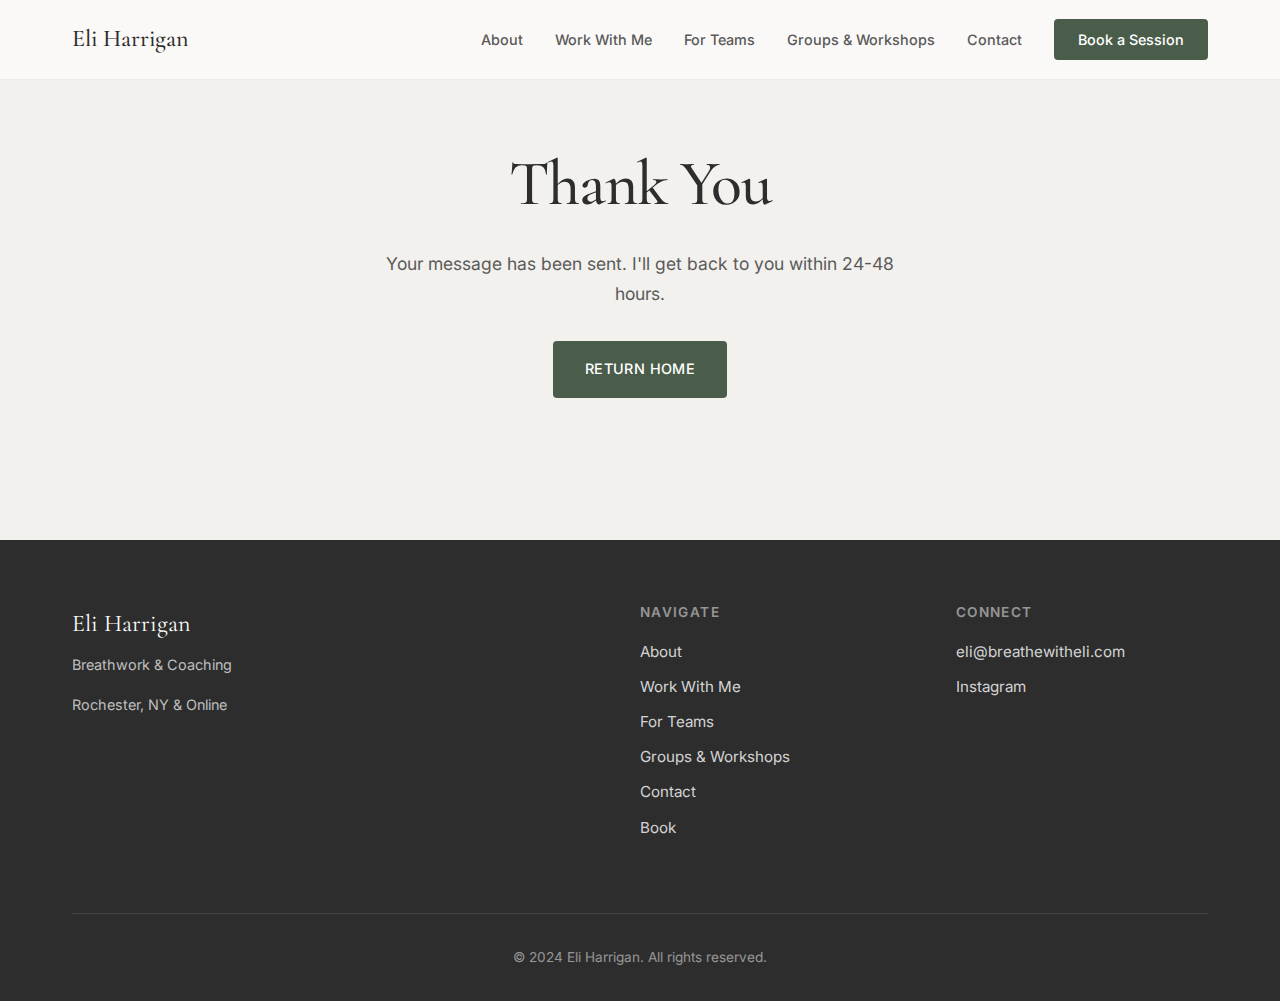
<file: thank-you.html>
<!DOCTYPE html>
<html lang="en">
<head>
    <meta charset="UTF-8">
    <meta name="viewport" content="width=device-width, initial-scale=1.0">
    <title>Message Sent | Eli Harrigan</title>

    <!-- Favicon -->
    <link rel="icon" type="image/svg+xml" href="images/favicon.svg">

    <!-- Open Graph / Social Media -->
    <meta property="og:type" content="website">
    <meta property="og:title" content="Come Home to Yourself">
    <meta property="og:description" content="Get out of your head and back into your body. Private sessions, workshops, and men's groups.">
    <meta property="og:image" content="https://breathewitheli.com/images/hero-group-session.jpg">
    <meta property="og:url" content="https://breathewitheli.com">
    <meta name="twitter:card" content="summary_large_image">

    <link rel="preconnect" href="https://fonts.googleapis.com">
    <link rel="preconnect" href="https://fonts.gstatic.com" crossorigin>
    <link href="https://fonts.googleapis.com/css2?family=Cormorant+Garamond:ital,wght@0,400;0,500;0,600;1,400&family=Inter:wght@400;500;600&display=swap" rel="stylesheet">
    <link rel="stylesheet" href="css/styles.css">
</head>
<body>
    <!-- Navigation -->
    <nav class="navbar">
        <div class="nav-container">
            <a href="index.html" class="nav-logo">Eli Harrigan</a>
            <button class="nav-toggle" aria-label="Toggle navigation">
                <span></span>
                <span></span>
                <span></span>
            </button>
            <ul class="nav-menu">
                <li><a href="about.html">About</a></li>
                <li class="nav-dropdown">
                    <a href="work-with-me.html">Work With Me</a>
                    <ul class="dropdown-menu">
                        <li><a href="work-with-me.html#breathwork">Dynamic Breathwork</a></li>
                        <li><a href="work-with-me.html#coaching">Somatic Coaching</a></li>
                        <li><a href="work-with-me.html#mens-groups">Men's Groups</a></li>
                    </ul>
                </li>
                <li><a href="for-teams.html">For Teams</a></li>
                <li><a href="upcoming.html">Groups & Workshops</a></li>
                <li><a href="contact.html">Contact</a></li>
                <li><a href="book.html" class="nav-cta">Book a Session</a></li>
            </ul>
        </div>
    </nav>

    <!-- Thank You Content -->
    <section class="content-section" style="min-height: 60vh; display: flex; align-items: center;">
        <div class="container" style="text-align: center; max-width: 600px;">
            <h1 style="margin-bottom: 1.5rem;">Thank You</h1>
            <p style="font-size: 1.1rem; color: var(--color-text-light); margin-bottom: 2rem;">Your message has been sent. I'll get back to you within 24-48 hours.</p>
            <a href="index.html" class="btn btn-primary">Return Home</a>
        </div>
    </section>

    <!-- Footer -->
    <footer class="footer">
        <div class="container">
            <div class="footer-content">
                <div class="footer-brand">
                    <a href="index.html" class="footer-logo">Eli Harrigan</a>
                    <p>Breathwork & Coaching</p>
                    <p class="footer-location">Rochester, NY & Online</p>
                </div>
                <div class="footer-nav">
                    <h4>Navigate</h4>
                    <ul>
                        <li><a href="about.html">About</a></li>
                        <li><a href="work-with-me.html">Work With Me</a></li>
                        <li><a href="for-teams.html">For Teams</a></li>
                        <li><a href="upcoming.html">Groups & Workshops</a></li>
                        <li><a href="contact.html">Contact</a></li>
                        <li><a href="book.html">Book</a></li>
                    </ul>
                </div>
                <div class="footer-connect">
                    <h4>Connect</h4>
                    <ul>
                        <li><a href="mailto:eli@breathewitheli.com">eli@breathewitheli.com</a></li>
                        <li><a href="https://instagram.com/breathewitheli" target="_blank" rel="noopener">Instagram</a></li>
                    </ul>
                </div>
            </div>
            <div class="footer-bottom">
                <p>&copy; 2024 Eli Harrigan. All rights reserved.</p>
            </div>
        </div>
    </footer>

    <script src="js/main.js"></script>
</body>
</html>
</file>
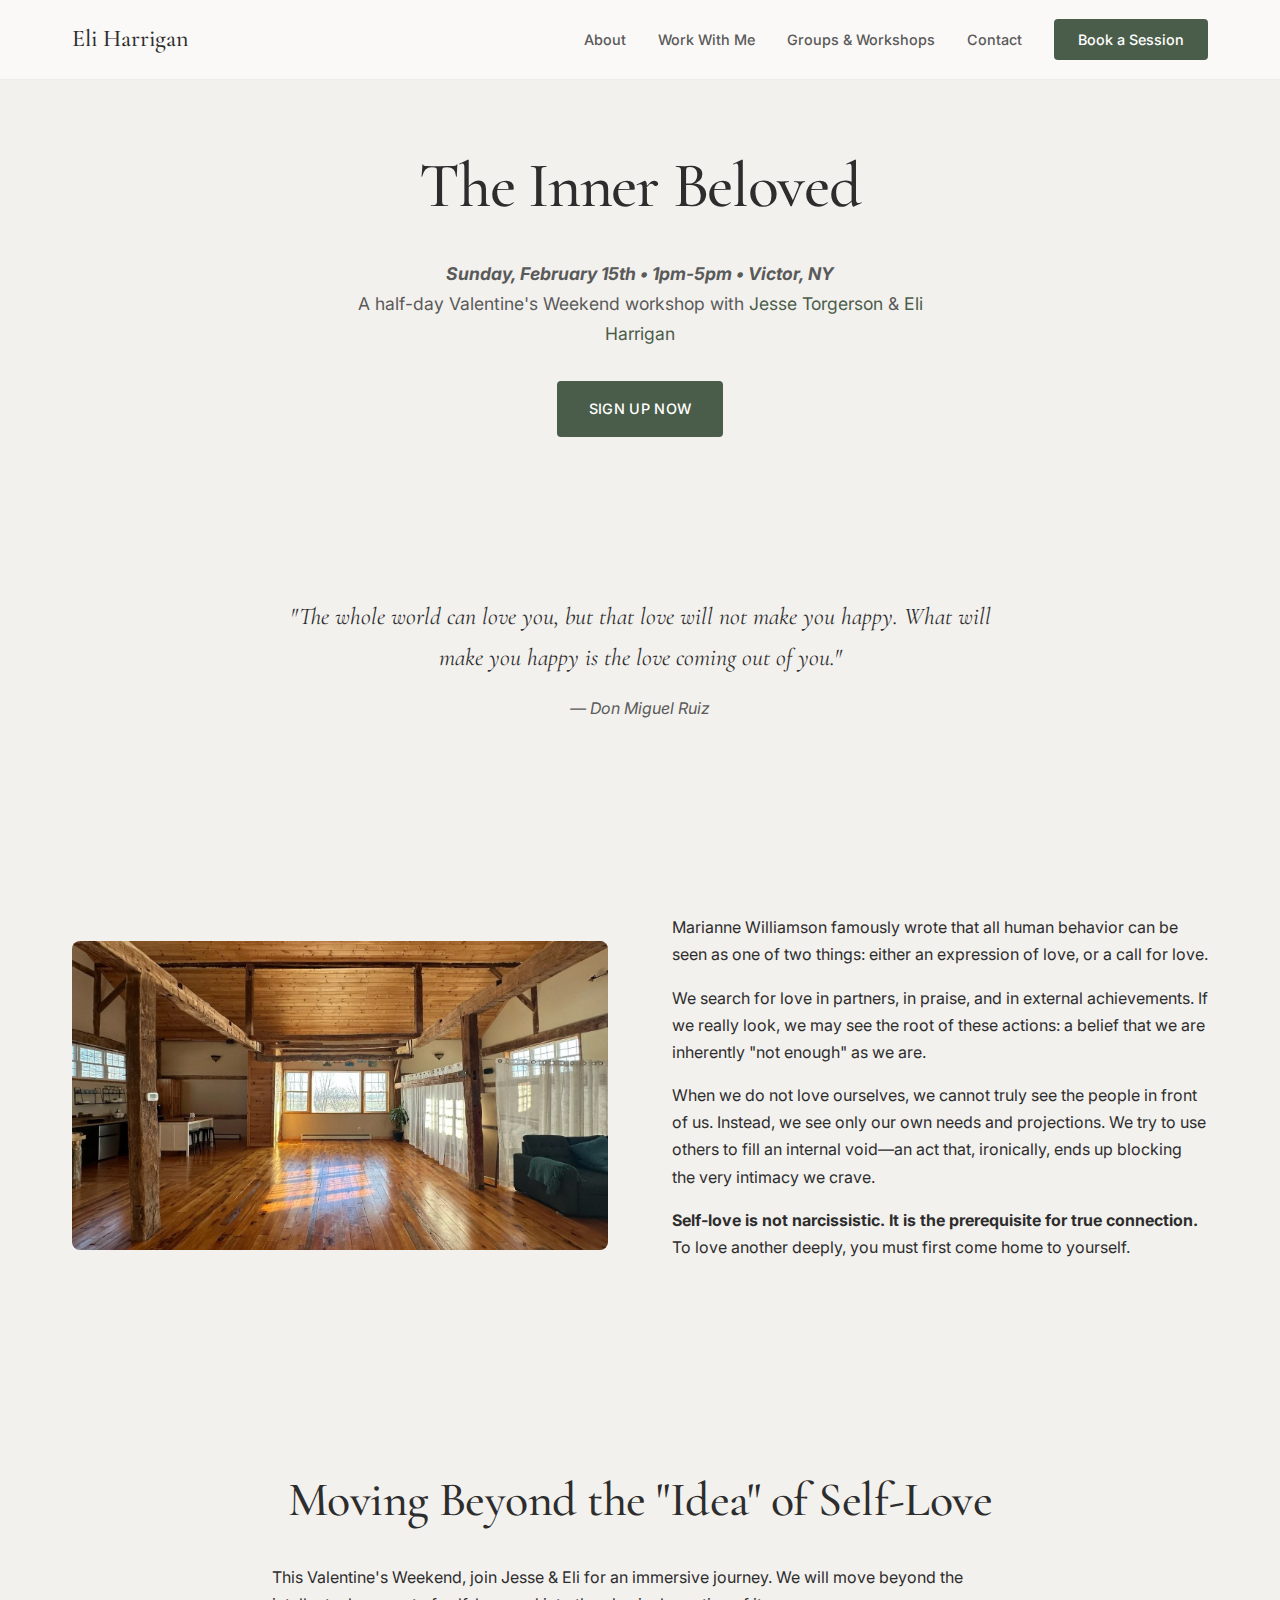
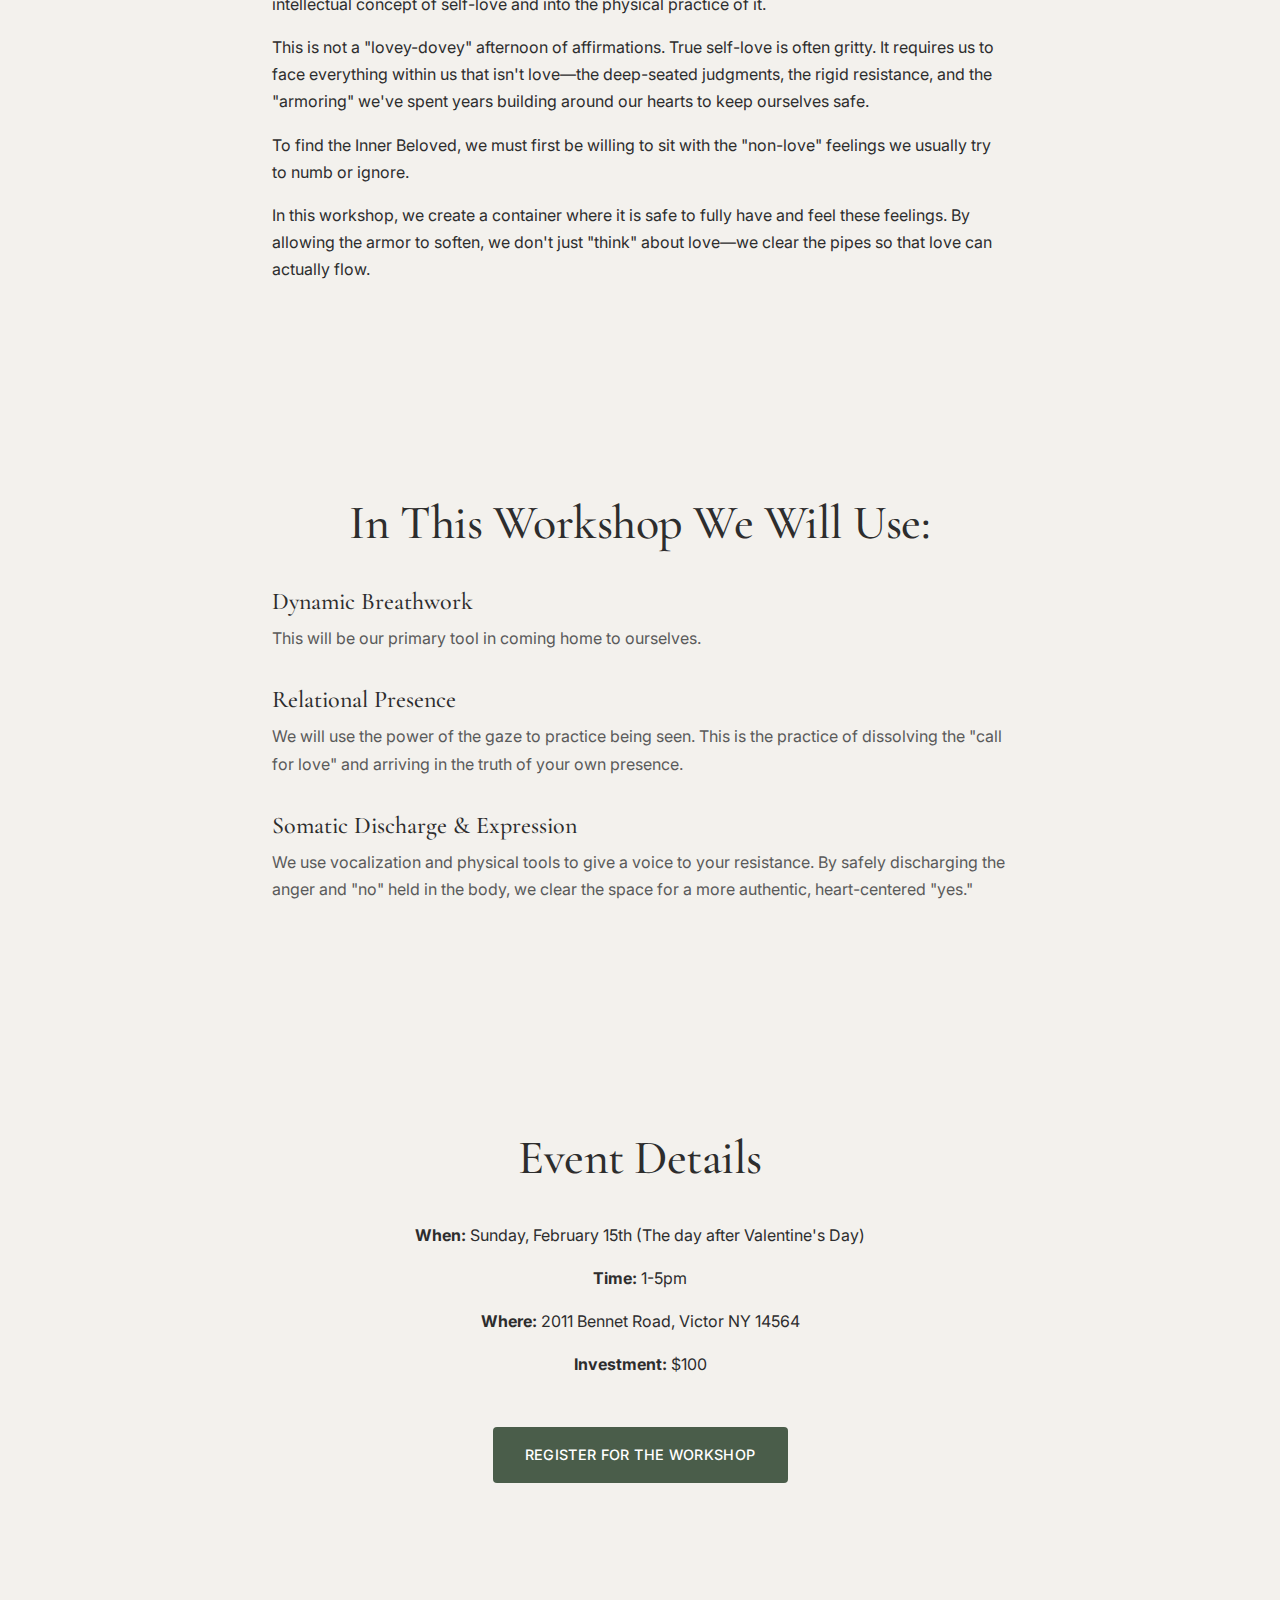
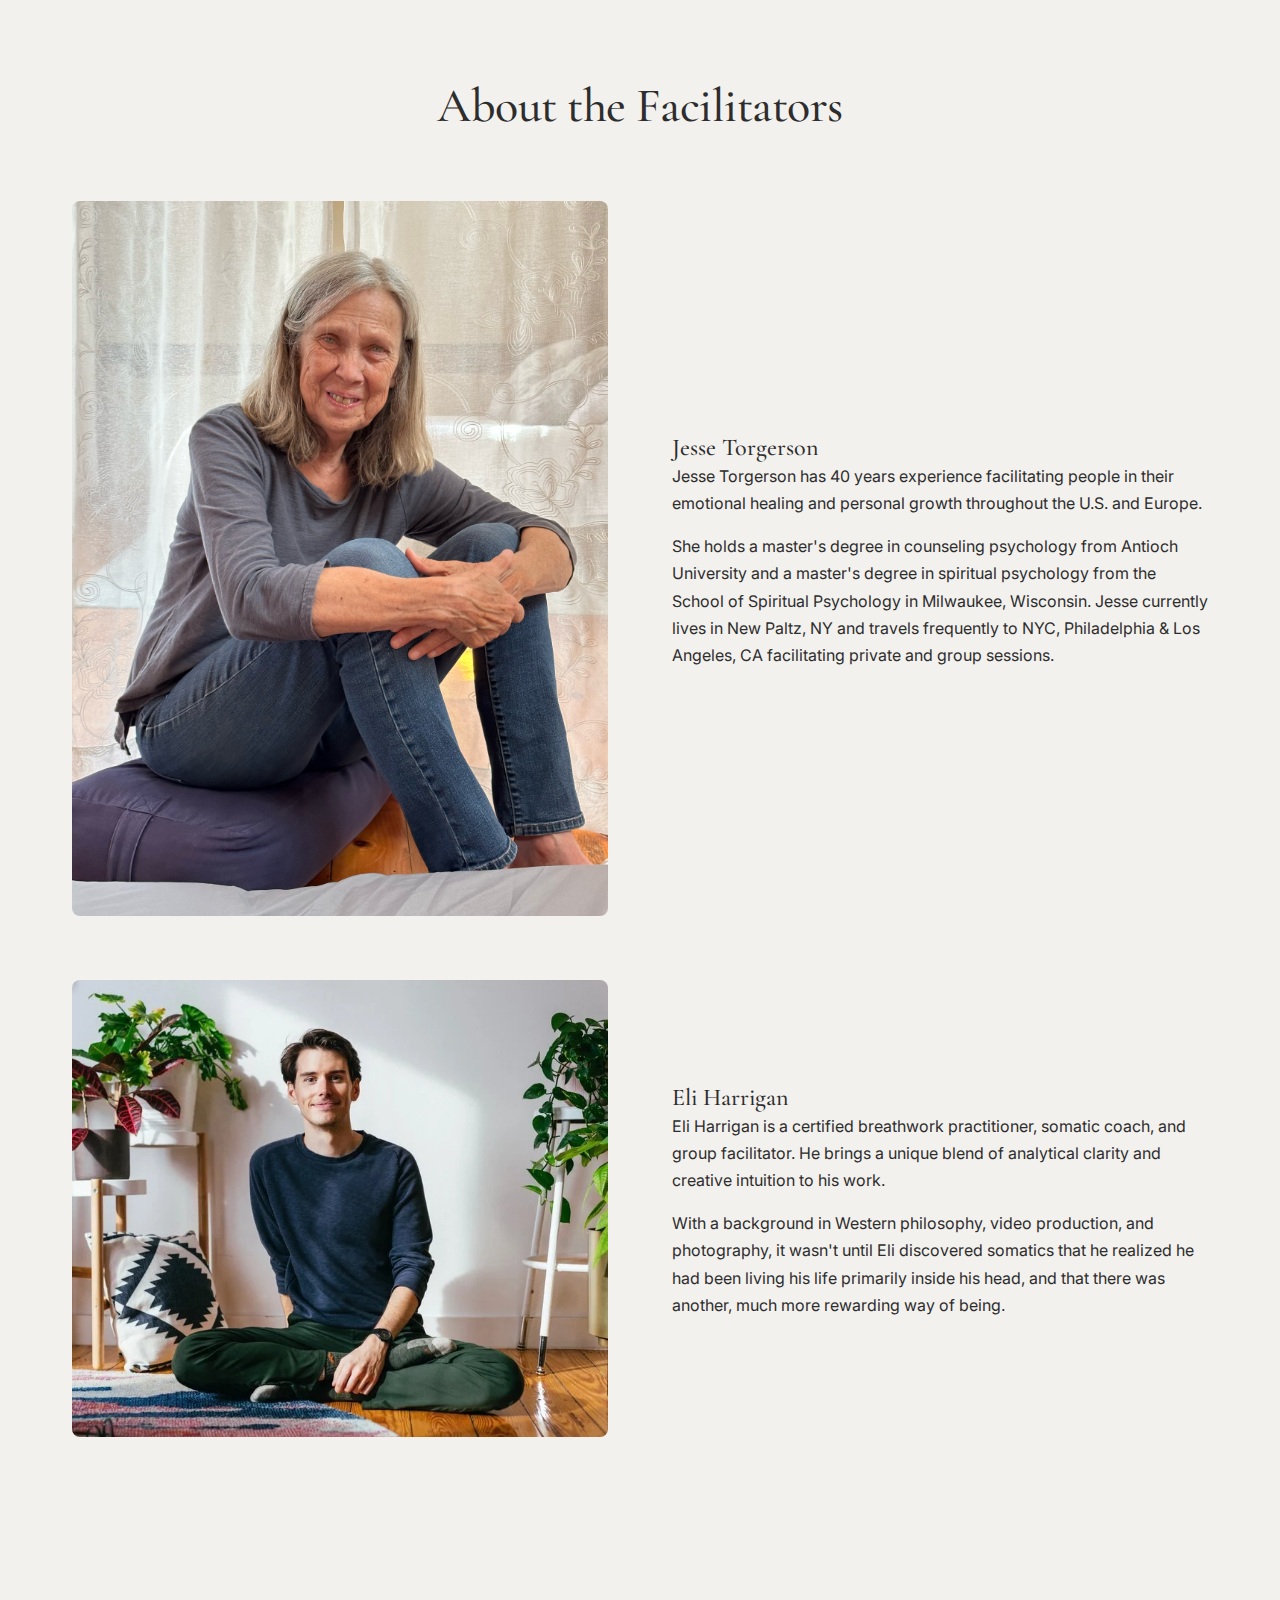
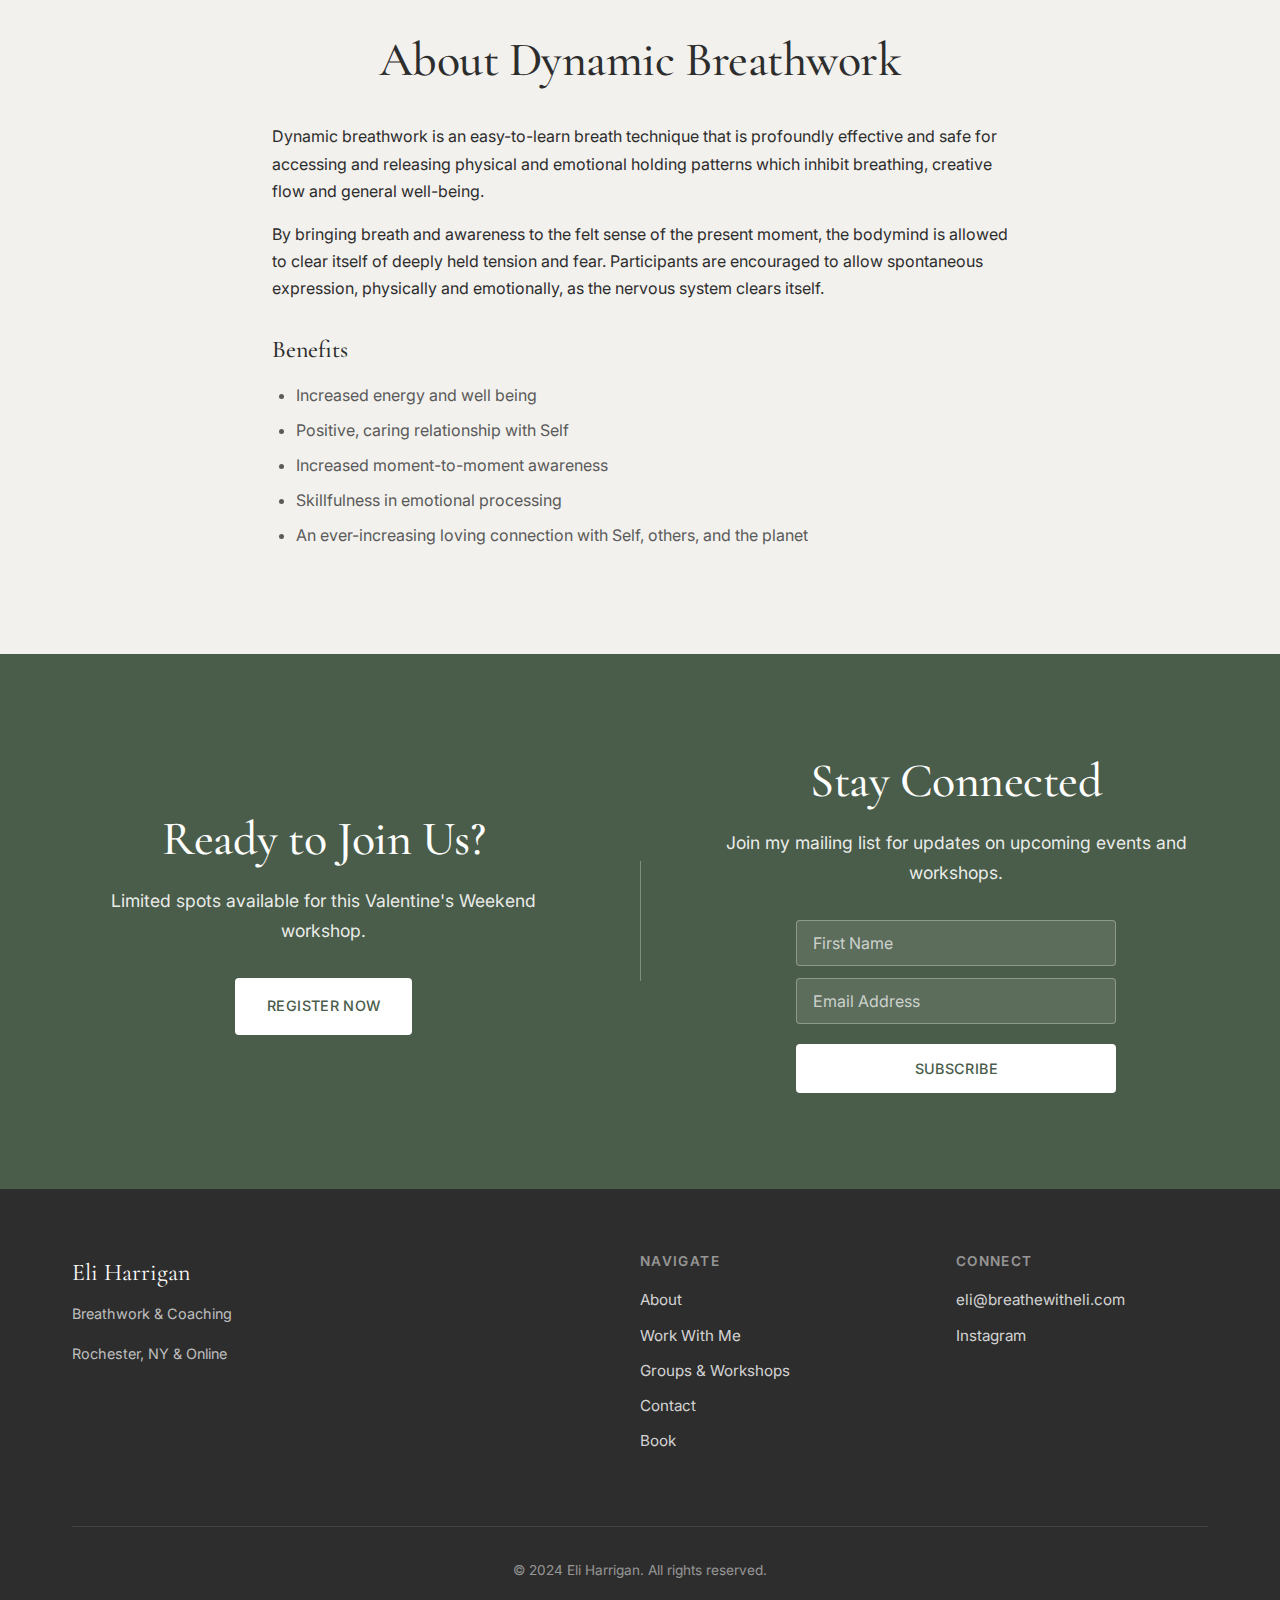
<file: valentines.html>
<!DOCTYPE html>
<html lang="en">
<head>
    <meta charset="UTF-8">
    <meta name="viewport" content="width=device-width, initial-scale=1.0">
    <title>The Inner Beloved | Eli Harrigan</title>
    <meta name="description" content="A half-day Valentine's Weekend workshop with Jesse Torgerson & Eli Harrigan. Sunday, February 15th in Victor, NY.">
    <link rel="preconnect" href="https://fonts.googleapis.com">
    <link rel="preconnect" href="https://fonts.gstatic.com" crossorigin>
    <link href="https://fonts.googleapis.com/css2?family=Cormorant+Garamond:ital,wght@0,400;0,500;0,600;1,400&family=Inter:wght@400;500;600&display=swap" rel="stylesheet">
    <link rel="stylesheet" href="css/styles.css">
</head>
<body>
    <!-- Navigation -->
    <nav class="navbar">
        <div class="nav-container">
            <a href="index.html" class="nav-logo">Eli Harrigan</a>
            <button class="nav-toggle" aria-label="Toggle navigation">
                <span></span>
                <span></span>
                <span></span>
            </button>
            <ul class="nav-menu">
                <li><a href="about.html">About</a></li>
                <li><a href="work-with-me.html">Work With Me</a></li>
                <li><a href="upcoming.html">Groups & Workshops</a></li>
                <li><a href="contact.html">Contact</a></li>
                <li><a href="book.html" class="nav-cta">Book a Session</a></li>
            </ul>
        </div>
    </nav>

    <!-- Hero Section -->
    <header class="page-header" style="text-align: center; padding-bottom: var(--space-lg);">
        <div class="container">
            <h1>The Inner Beloved</h1>
            <p style="font-style: italic; margin-top: var(--space-md);"><strong>Sunday, February 15th &bull; 1pm-5pm &bull; Victor, NY</strong></p>
            <p style="color: var(--color-text-light);">A half-day Valentine's Weekend workshop with <a href="https://jessetorgerson.com/" target="_blank" rel="noopener" style="color: var(--color-primary);">Jesse Torgerson</a> & <a href="about.html" style="color: var(--color-primary);">Eli Harrigan</a></p>
            <a href="https://buy.stripe.com/6oU3cvbW11ewfrs8CHbV60j" class="btn btn-primary" style="margin-top: var(--space-md);" target="_blank" rel="noopener">Sign Up Now</a>
        </div>
    </header>

    <!-- Quote Section -->
    <section class="content-section" style="background-color: var(--color-bg-alt);">
        <div class="container" style="max-width: 800px; text-align: center;">
            <blockquote>
                <p style="font-family: var(--font-heading); font-size: 1.5rem; font-style: italic; margin-bottom: 1rem;">"The whole world can love you, but that love will not make you happy. What will make you happy is the love coming out of you."</p>
                <cite style="color: var(--color-text-light);">— Don Miguel Ruiz</cite>
            </blockquote>
        </div>
    </section>

    <!-- Main Content -->
    <section class="content-section">
        <div class="container">
            <div class="two-col">
                <div class="about-image">
                    <img src="images/valentines-barn.jpg" alt="The Barn workshop space">
                </div>
                <div>
                    <p>Marianne Williamson famously wrote that all human behavior can be seen as one of two things: either an expression of love, or a call for love.</p>
                    <p>We search for love in partners, in praise, and in external achievements. If we really look, we may see the root of these actions: a belief that we are inherently "not enough" as we are.</p>
                    <p>When we do not love ourselves, we cannot truly see the people in front of us. Instead, we see only our own needs and projections. We try to use others to fill an internal void—an act that, ironically, ends up blocking the very intimacy we crave.</p>
                    <p><strong>Self-love is not narcissistic. It is the prerequisite for true connection.</strong> To love another deeply, you must first come home to yourself.</p>
                </div>
            </div>
        </div>
    </section>

    <!-- Moving Beyond Section -->
    <section class="content-section" style="background-color: var(--color-bg-alt);">
        <div class="container" style="max-width: 800px;">
            <h2 style="text-align: center; margin-bottom: var(--space-md);">Moving Beyond the "Idea" of Self-Love</h2>
            <p>This Valentine's Weekend, join Jesse & Eli for an immersive journey. We will move beyond the intellectual concept of self-love and into the physical practice of it.</p>
            <p>This is not a "lovey-dovey" afternoon of affirmations. True self-love is often gritty. It requires us to face everything within us that isn't love—the deep-seated judgments, the rigid resistance, and the "armoring" we've spent years building around our hearts to keep ourselves safe.</p>
            <p>To find the Inner Beloved, we must first be willing to sit with the "non-love" feelings we usually try to numb or ignore.</p>
            <p>In this workshop, we create a container where it is safe to fully have and feel these feelings. By allowing the armor to soften, we don't just "think" about love—we clear the pipes so that love can actually flow.</p>
        </div>
    </section>

    <!-- What We'll Use Section -->
    <section class="content-section">
        <div class="container" style="max-width: 800px;">
            <h2 style="text-align: center; margin-bottom: var(--space-md);">In This Workshop We Will Use:</h2>
            <div style="margin-bottom: var(--space-md);">
                <h3 style="margin-bottom: 0.5rem;">Dynamic Breathwork</h3>
                <p style="color: var(--color-text-light);">This will be our primary tool in coming home to ourselves.</p>
            </div>
            <div style="margin-bottom: var(--space-md);">
                <h3 style="margin-bottom: 0.5rem;">Relational Presence</h3>
                <p style="color: var(--color-text-light);">We will use the power of the gaze to practice being seen. This is the practice of dissolving the "call for love" and arriving in the truth of your own presence.</p>
            </div>
            <div style="margin-bottom: var(--space-md);">
                <h3 style="margin-bottom: 0.5rem;">Somatic Discharge & Expression</h3>
                <p style="color: var(--color-text-light);">We use vocalization and physical tools to give a voice to your resistance. By safely discharging the anger and "no" held in the body, we clear the space for a more authentic, heart-centered "yes."</p>
            </div>
        </div>
    </section>

    <!-- Event Details -->
    <section class="content-section" style="background-color: var(--color-bg-alt);">
        <div class="container" style="max-width: 600px; text-align: center;">
            <h2 style="margin-bottom: var(--space-md);">Event Details</h2>
            <p><strong>When:</strong> Sunday, February 15th (The day after Valentine's Day)</p>
            <p><strong>Time:</strong> 1-5pm</p>
            <p><strong>Where:</strong> 2011 Bennet Road, Victor NY 14564</p>
            <p><strong>Investment:</strong> $100</p>
            <a href="https://buy.stripe.com/6oU3cvbW11ewfrs8CHbV60j" class="btn btn-primary" style="margin-top: var(--space-md);" target="_blank" rel="noopener">Register for the Workshop</a>
        </div>
    </section>

    <!-- Facilitators Section -->
    <section class="content-section">
        <div class="container">
            <h2 style="text-align: center; margin-bottom: var(--space-lg);">About the Facilitators</h2>
            <div class="two-col" style="margin-bottom: var(--space-lg);">
                <div class="about-image">
                    <img src="images/jesse-torgerson.png" alt="Jesse Torgerson">
                </div>
                <div>
                    <h3>Jesse Torgerson</h3>
                    <p>Jesse Torgerson has 40 years experience facilitating people in their emotional healing and personal growth throughout the U.S. and Europe.</p>
                    <p>She holds a master's degree in counseling psychology from Antioch University and a master's degree in spiritual psychology from the School of Spiritual Psychology in Milwaukee, Wisconsin. Jesse currently lives in New Paltz, NY and travels frequently to NYC, Philadelphia & Los Angeles, CA facilitating private and group sessions.</p>
                </div>
            </div>
            <div class="two-col reverse">
                <div>
                    <h3>Eli Harrigan</h3>
                    <p>Eli Harrigan is a certified breathwork practitioner, somatic coach, and group facilitator. He brings a unique blend of analytical clarity and creative intuition to his work.</p>
                    <p>With a background in Western philosophy, video production, and photography, it wasn't until Eli discovered somatics that he realized he had been living his life primarily inside his head, and that there was another, much more rewarding way of being.</p>
                </div>
                <div class="about-image">
                    <img src="images/eli-valentines.jpg" alt="Eli Harrigan">
                </div>
            </div>
        </div>
    </section>

    <!-- About Breathwork -->
    <section class="content-section" style="background-color: var(--color-bg-alt);">
        <div class="container" style="max-width: 800px;">
            <h2 style="text-align: center; margin-bottom: var(--space-md);">About Dynamic Breathwork</h2>
            <p>Dynamic breathwork is an easy-to-learn breath technique that is profoundly effective and safe for accessing and releasing physical and emotional holding patterns which inhibit breathing, creative flow and general well-being.</p>
            <p>By bringing breath and awareness to the felt sense of the present moment, the bodymind is allowed to clear itself of deeply held tension and fear. Participants are encouraged to allow spontaneous expression, physically and emotionally, as the nervous system clears itself.</p>
            <h3 style="margin-top: var(--space-md); margin-bottom: 1rem;">Benefits</h3>
            <ul style="list-style: disc; padding-left: 1.5rem; color: var(--color-text-light);">
                <li style="margin-bottom: 0.5rem;">Increased energy and well being</li>
                <li style="margin-bottom: 0.5rem;">Positive, caring relationship with Self</li>
                <li style="margin-bottom: 0.5rem;">Increased moment-to-moment awareness</li>
                <li style="margin-bottom: 0.5rem;">Skillfulness in emotional processing</li>
                <li style="margin-bottom: 0.5rem;">An ever-increasing loving connection with Self, others, and the planet</li>
            </ul>
        </div>
    </section>

    <!-- CTA Section -->
    <section class="cta">
        <div class="container">
            <div class="cta-dual">
                <div class="cta-option">
                    <h2>Ready to Join Us?</h2>
                    <p>Limited spots available for this Valentine's Weekend workshop.</p>
                    <a href="https://buy.stripe.com/6oU3cvbW11ewfrs8CHbV60j" class="btn btn-primary" target="_blank" rel="noopener">Register Now</a>
                </div>
                <div class="cta-divider"></div>
                <div class="cta-option">
                    <h2>Stay Connected</h2>
                    <p>Join my mailing list for updates on upcoming events and workshops.</p>
                    <div class="kit-form-container">
                        <script src="https://f.convertkit.com/ckjs/ck.5.js"></script>
                        <form action="https://app.kit.com/forms/9017140/subscriptions" class="seva-form formkit-form" method="post" data-sv-form="9017140" data-uid="bd08d53fc5" data-format="inline" data-version="5" data-options="{&quot;settings&quot;:{&quot;after_subscribe&quot;:{&quot;action&quot;:&quot;message&quot;,&quot;success_message&quot;:&quot;Success! Now check your email to confirm your subscription.&quot;,&quot;redirect_url&quot;:&quot;&quot;},&quot;analytics&quot;:{&quot;google&quot;:null,&quot;fathom&quot;:null,&quot;facebook&quot;:null,&quot;segment&quot;:null,&quot;pinterest&quot;:null,&quot;sparkloop&quot;:null,&quot;googletagmanager&quot;:null},&quot;modal&quot;:{&quot;trigger&quot;:&quot;timer&quot;,&quot;scroll_percentage&quot;:null,&quot;timer&quot;:5,&quot;devices&quot;:&quot;all&quot;,&quot;show_once_every&quot;:15},&quot;powered_by&quot;:{&quot;show&quot;:true,&quot;url&quot;:&quot;https://kit.com/features/forms?utm_campaign=poweredby&amp;utm_content=form&amp;utm_medium=referral&amp;utm_source=dynamic&quot;},&quot;recaptcha&quot;:{&quot;enabled&quot;:false},&quot;return_visitor&quot;:{&quot;action&quot;:&quot;show&quot;,&quot;custom_content&quot;:&quot;&quot;},&quot;slide_in&quot;:{&quot;display_in&quot;:&quot;bottom_right&quot;,&quot;trigger&quot;:&quot;timer&quot;,&quot;scroll_percentage&quot;:null,&quot;timer&quot;:5,&quot;devices&quot;:&quot;all&quot;,&quot;show_once_every&quot;:15},&quot;sticky_bar&quot;:{&quot;display_in&quot;:&quot;top&quot;,&quot;trigger&quot;:&quot;timer&quot;,&quot;scroll_percentage&quot;:null,&quot;timer&quot;:5,&quot;devices&quot;:&quot;all&quot;,&quot;show_once_every&quot;:15}},&quot;version&quot;:&quot;5&quot;}" min-width="400 500 600 700 800"><div data-style="clean"><ul class="formkit-alert formkit-alert-error" data-element="errors" data-group="alert"></ul><div data-element="fields" data-stacked="false" class="seva-fields formkit-fields"><div class="formkit-field"><input class="formkit-input" aria-label="First Name" name="fields[first_name]" placeholder="First Name" type="text" style="color: rgb(0, 0, 0); border-color: rgb(227, 227, 227); border-radius: 4px; font-weight: 400;"></div><div class="formkit-field"><input class="formkit-input" name="email_address" aria-label="Email Address" placeholder="Email Address" required="" type="email" style="color: rgb(0, 0, 0); border-color: rgb(227, 227, 227); border-radius: 4px; font-weight: 400;"></div><button data-element="submit" class="formkit-submit formkit-submit" style="color: rgb(0, 0, 0); background-color: rgb(255, 255, 255); border-radius: 4px; font-weight: 400;"><div class="formkit-spinner"><div></div><div></div><div></div></div><span class="">Subscribe</span></button></div></div></form>
                    </div>
                </div>
            </div>
        </div>
    </section>

    <!-- Footer -->
    <footer class="footer">
        <div class="container">
            <div class="footer-content">
                <div class="footer-brand">
                    <a href="index.html" class="footer-logo">Eli Harrigan</a>
                    <p>Breathwork & Coaching</p>
                    <p class="footer-location">Rochester, NY & Online</p>
                </div>
                <div class="footer-nav">
                    <h4>Navigate</h4>
                    <ul>
                        <li><a href="about.html">About</a></li>
                        <li><a href="work-with-me.html">Work With Me</a></li>
                        <li><a href="upcoming.html">Groups & Workshops</a></li>
                        <li><a href="contact.html">Contact</a></li>
                        <li><a href="book.html">Book</a></li>
                    </ul>
                </div>
                <div class="footer-connect">
                    <h4>Connect</h4>
                    <ul>
                        <li><a href="mailto:eli@breathewitheli.com">eli@breathewitheli.com</a></li>
                        <li><a href="https://instagram.com/breathewitheli" target="_blank" rel="noopener">Instagram</a></li>
                    </ul>
                </div>
            </div>
            <div class="footer-bottom">
                <p>&copy; 2024 Eli Harrigan. All rights reserved.</p>
            </div>
        </div>
    </footer>

    <script src="js/main.js"></script>
    
</body>
</html>
</file>
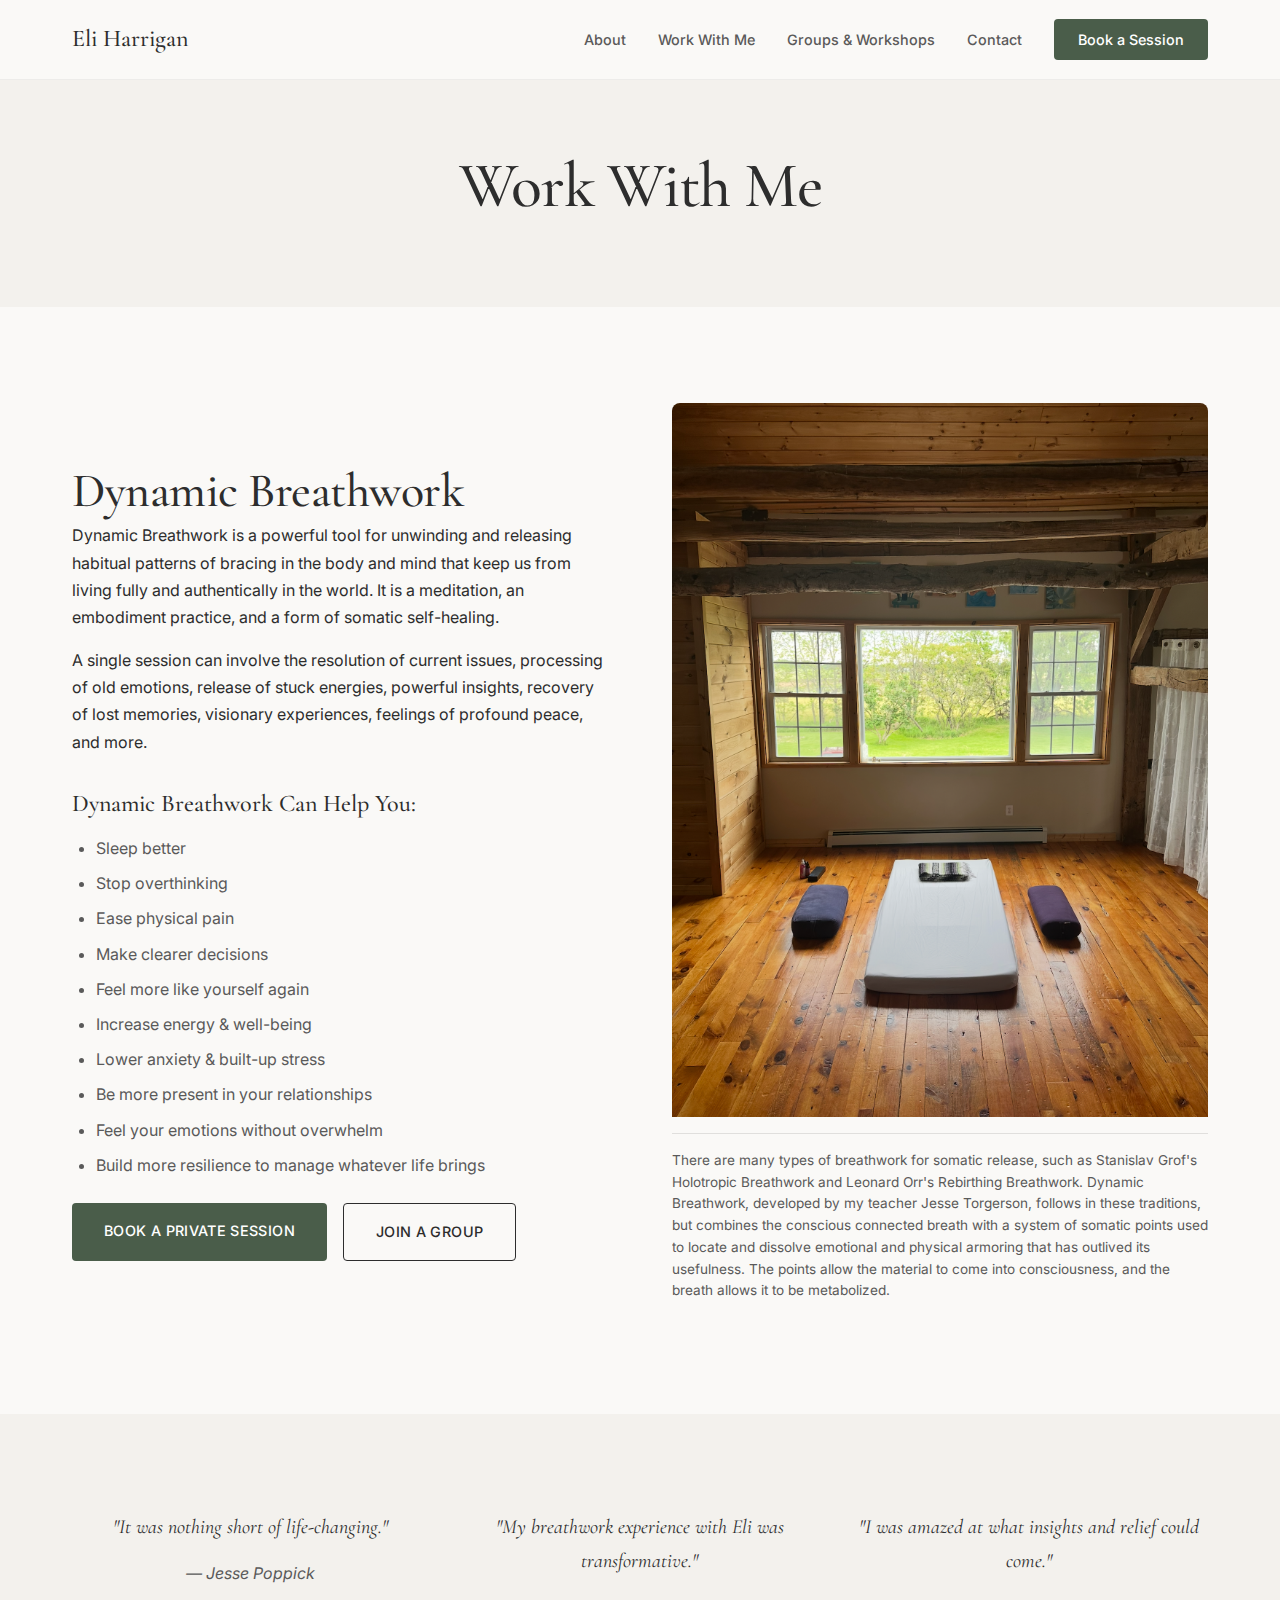
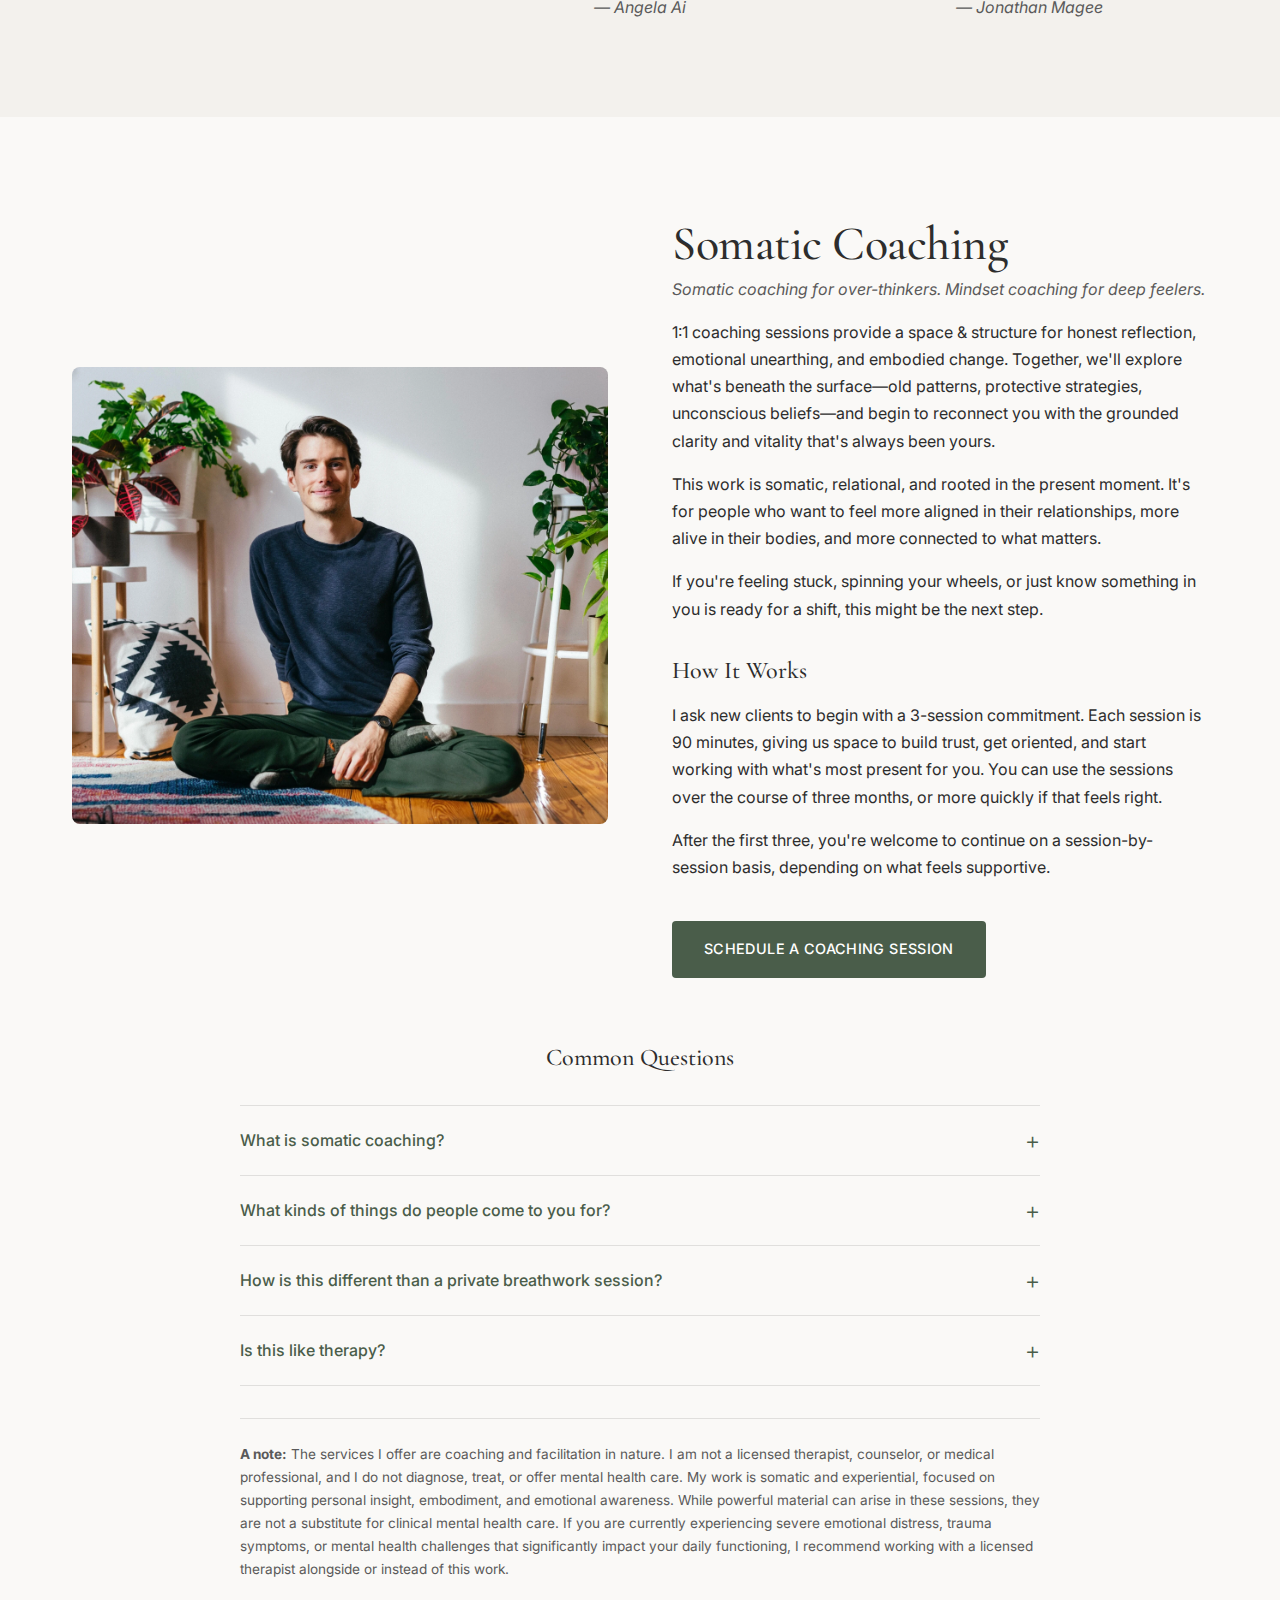
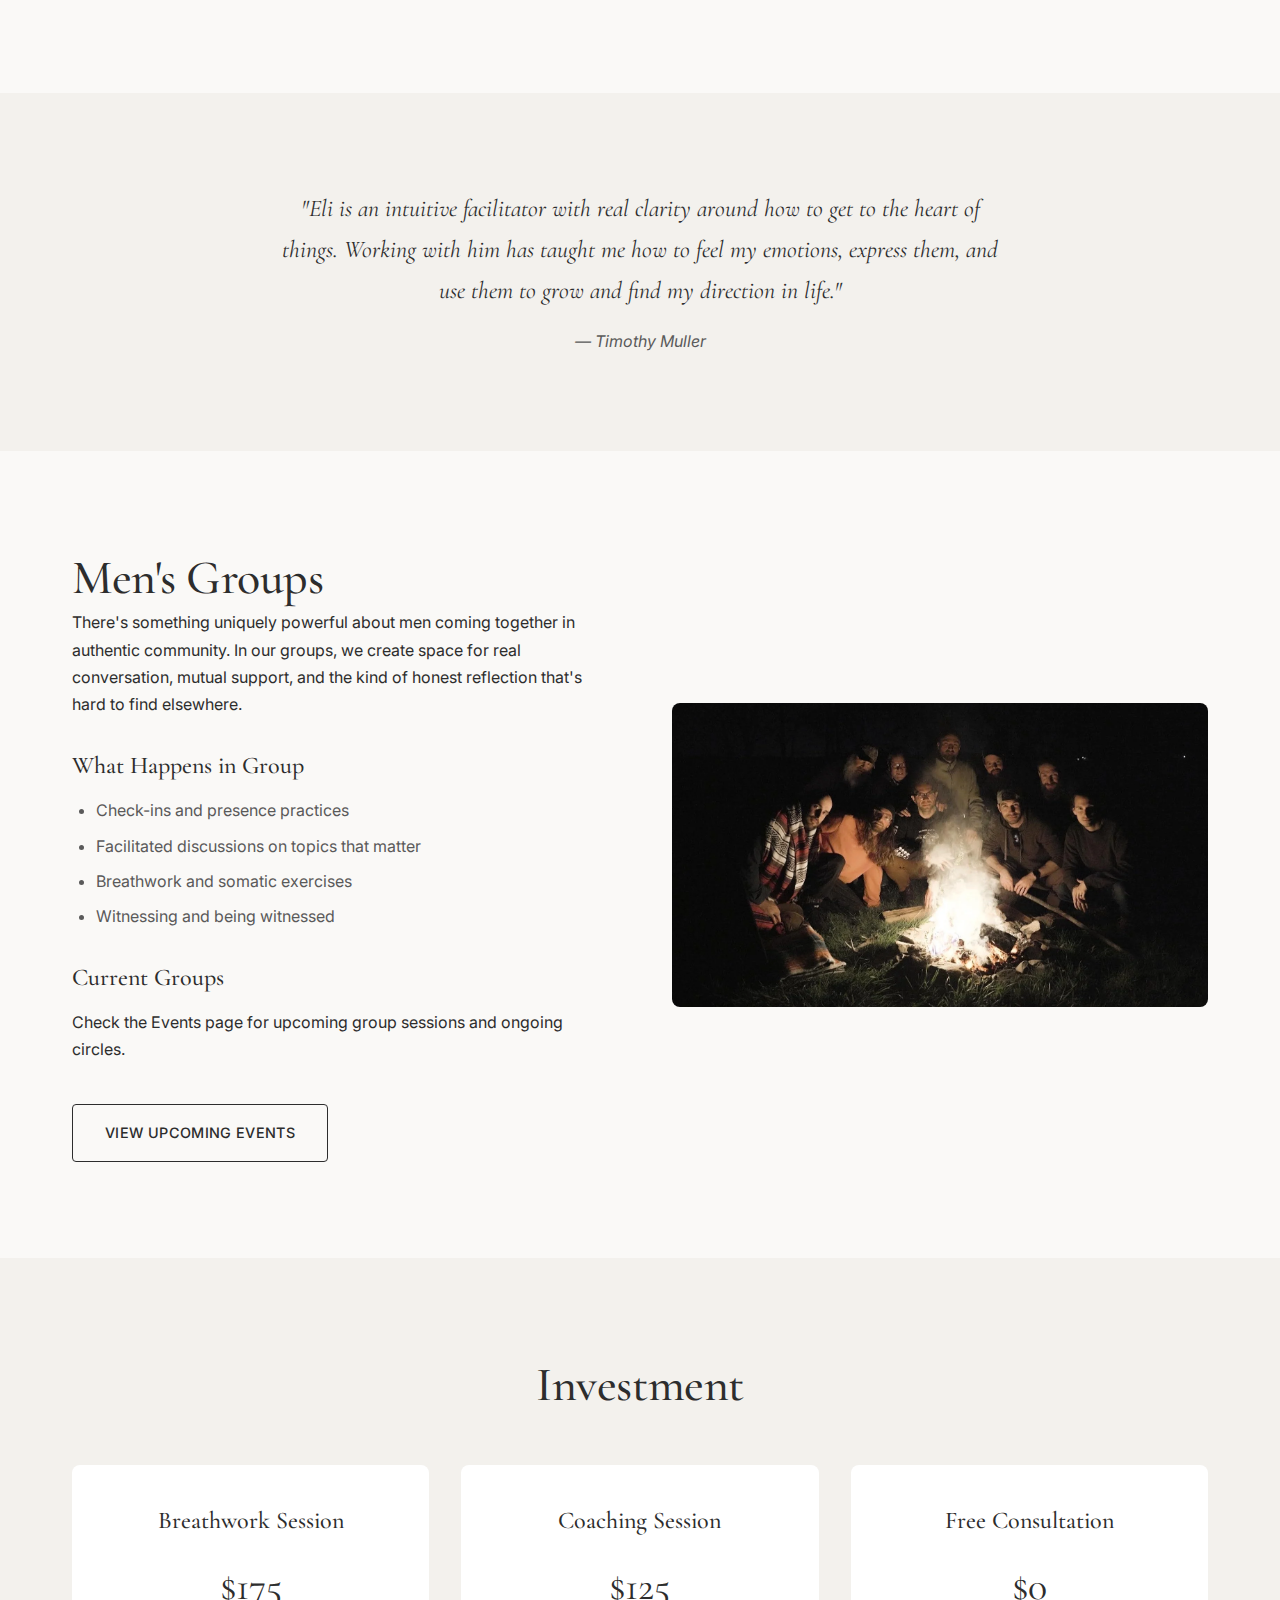
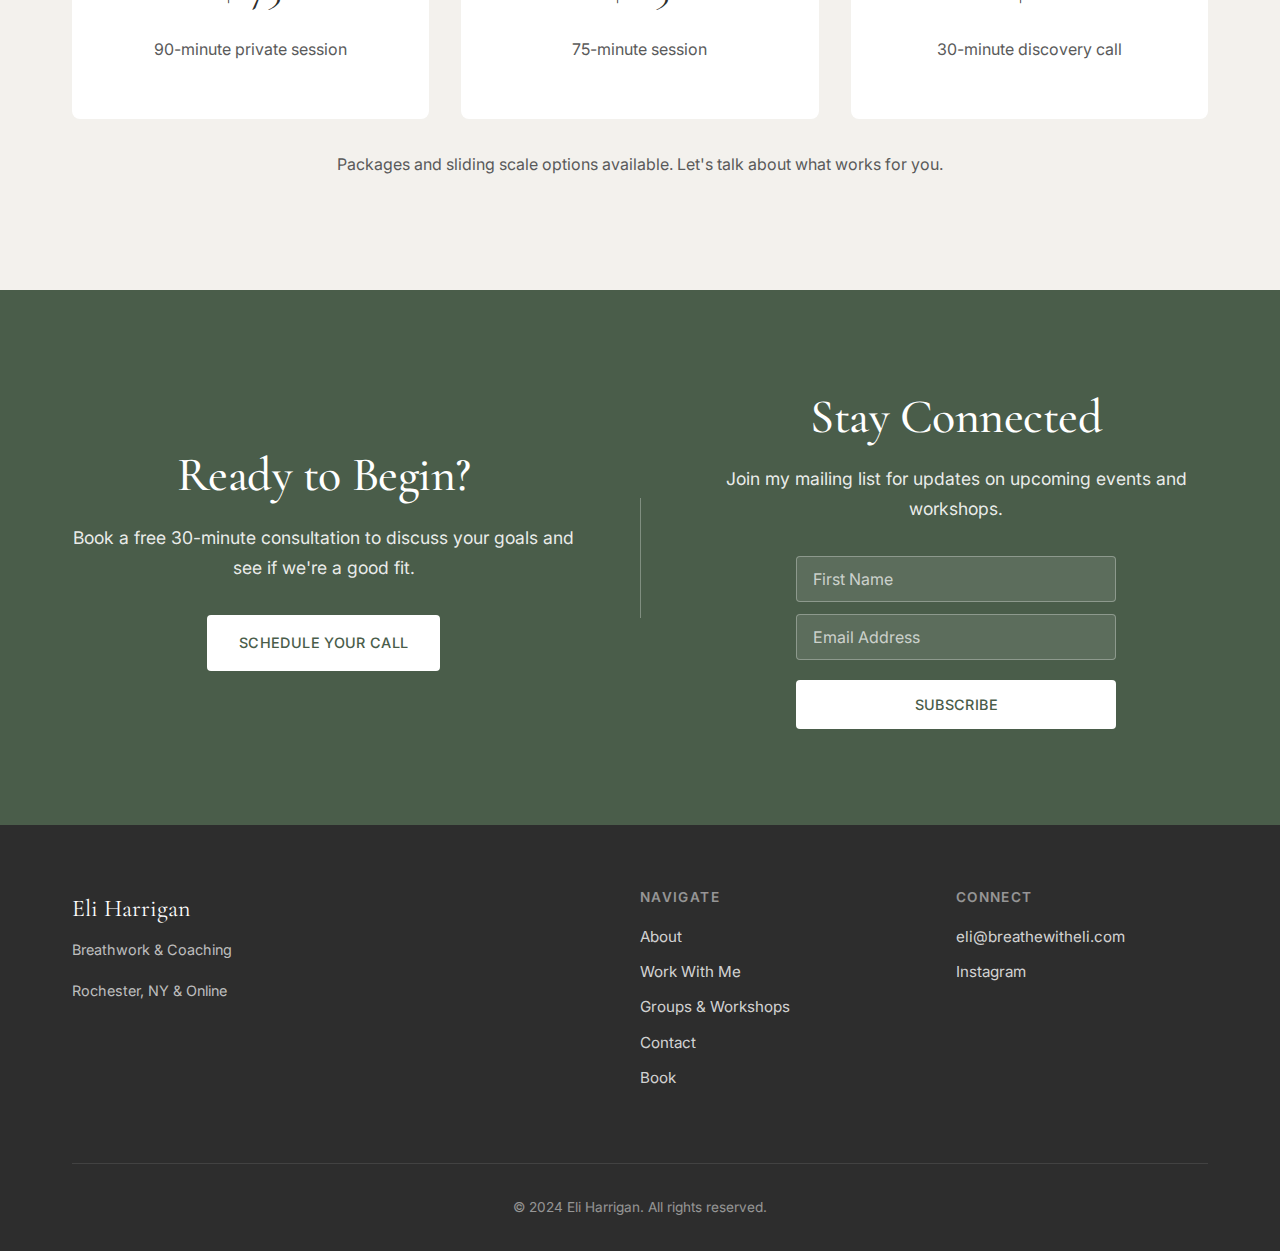
<file: work-with-me.html>
<!DOCTYPE html>
<html lang="en">
<head>
    <meta charset="UTF-8">
    <meta name="viewport" content="width=device-width, initial-scale=1.0">
    <title>Work With Me | Eli Harrigan</title>
    <meta name="description" content="Explore ways to work with Eli Harrigan: private breathwork sessions, coaching, and men's groups in Rochester, NY and online.">

    <!-- Favicon -->
    <link rel="icon" type="image/svg+xml" href="images/favicon.svg">

    <!-- Open Graph / Social Media -->
    <meta property="og:type" content="website">
    <meta property="og:title" content="Come Home to Yourself">
    <meta property="og:description" content="Get out of your head and back into your body. Private sessions, workshops, and men's groups.">
    <meta property="og:image" content="https://breathewitheli.com/images/hero-group-session.jpg">
    <meta property="og:url" content="https://breathewitheli.com">
    <meta name="twitter:card" content="summary_large_image">

    <link rel="preconnect" href="https://fonts.googleapis.com">
    <link rel="preconnect" href="https://fonts.gstatic.com" crossorigin>
    <link href="https://fonts.googleapis.com/css2?family=Cormorant+Garamond:ital,wght@0,400;0,500;0,600;1,400&family=Inter:wght@400;500;600&display=swap" rel="stylesheet">
    <link rel="stylesheet" href="css/styles.css">
</head>
<body>
    <!-- Navigation -->
    <nav class="navbar">
        <div class="nav-container">
            <a href="index.html" class="nav-logo">Eli Harrigan</a>
            <button class="nav-toggle" aria-label="Toggle navigation">
                <span></span>
                <span></span>
                <span></span>
            </button>
            <ul class="nav-menu">
                <li><a href="about.html">About</a></li>
                <li class="nav-dropdown">
                    <a href="work-with-me.html">Work With Me</a>
                    <ul class="dropdown-menu">
                        <li><a href="work-with-me.html#breathwork">Dynamic Breathwork</a></li>
                        <li><a href="work-with-me.html#coaching">Somatic Coaching</a></li>
                        <li><a href="work-with-me.html#mens-groups">Men's Groups</a></li>
                    </ul>
                </li>
                <li><a href="upcoming.html">Groups & Workshops</a></li>
                <li><a href="contact.html">Contact</a></li>
                <li><a href="book.html" class="nav-cta">Book a Session</a></li>
            </ul>
        </div>
    </nav>

    <!-- Page Header -->
    <header class="page-header">
        <div class="container">
            <h1>Work With Me</h1>
        </div>
    </header>

    <!-- Breathwork Section -->
    <section id="breathwork" class="content-section">
        <div class="container">
            <div class="two-col">
                <div>
                    <h2>Dynamic Breathwork</h2>
                    <p>Dynamic Breathwork is a powerful tool for unwinding and releasing habitual patterns of bracing in the body and mind that keep us from living fully and authentically in the world. It is a meditation, an embodiment practice, and a form of somatic self-healing.</p>
                    <p>A single session can involve the resolution of current issues, processing of old emotions, release of stuck energies, powerful insights, recovery of lost memories, visionary experiences, feelings of profound peace, and more.</p>

                    <h3 style="margin-top: 2rem; margin-bottom: 1rem;">Dynamic Breathwork Can Help You:</h3>
                    <ul style="list-style: disc; padding-left: 1.5rem; color: var(--color-text-light);">
                        <li style="margin-bottom: 0.5rem;">Sleep better</li>
                        <li style="margin-bottom: 0.5rem;">Stop overthinking</li>
                        <li style="margin-bottom: 0.5rem;">Ease physical pain</li>
                        <li style="margin-bottom: 0.5rem;">Make clearer decisions</li>
                        <li style="margin-bottom: 0.5rem;">Feel more like yourself again</li>
                        <li style="margin-bottom: 0.5rem;">Increase energy & well-being</li>
                        <li style="margin-bottom: 0.5rem;">Lower anxiety & built-up stress</li>
                        <li style="margin-bottom: 0.5rem;">Be more present in your relationships</li>
                        <li style="margin-bottom: 0.5rem;">Feel your emotions without overwhelm</li>
                        <li style="margin-bottom: 0.5rem;">Build more resilience to manage whatever life brings</li>
                    </ul>

                    <div style="display: flex; gap: 1rem; flex-wrap: wrap; margin-top: 1.5rem;">
                        <a href="book.html?service=breathwork" class="btn btn-primary">Book a Private Session</a>
                        <a href="upcoming.html" class="btn btn-secondary">Join a Group</a>
                    </div>
                </div>
                <div class="about-image">
                    <img src="images/breathwork-room.png" alt="Private breathwork session room">
                    <p class="image-caption">There are many types of breathwork for somatic release, such as Stanislav Grof's Holotropic Breathwork and Leonard Orr's Rebirthing Breathwork. Dynamic Breathwork, developed by my teacher Jesse Torgerson, follows in these traditions, but combines the conscious connected breath with a system of somatic points used to locate and dissolve emotional and physical armoring that has outlived its usefulness. The points allow the material to come into consciousness, and the breath allows it to be metabolized.</p>
                </div>
            </div>
        </div>
    </section>

    <!-- Breathwork Testimonials -->
    <section class="content-section" style="background-color: var(--color-bg-alt);">
        <div class="container">
            <div style="display: grid; grid-template-columns: repeat(auto-fit, minmax(280px, 1fr)); gap: 2rem; text-align: center;">
                <blockquote>
                    <p style="font-family: var(--font-heading); font-size: 1.25rem; font-style: italic;">"It was nothing short of life-changing."</p>
                    <cite style="color: var(--color-text-light);">— Jesse Poppick</cite>
                </blockquote>
                <blockquote>
                    <p style="font-family: var(--font-heading); font-size: 1.25rem; font-style: italic;">"My breathwork experience with Eli was transformative."</p>
                    <cite style="color: var(--color-text-light);">— Angela Ai</cite>
                </blockquote>
                <blockquote>
                    <p style="font-family: var(--font-heading); font-size: 1.25rem; font-style: italic;">"I was amazed at what insights and relief could come."</p>
                    <cite style="color: var(--color-text-light);">— Jonathan Magee</cite>
                </blockquote>
            </div>
        </div>
    </section>

    <!-- Coaching Section -->
    <section id="coaching" class="content-section">
        <div class="container">
            <div class="two-col reverse">
                <div>
                    <h2>Somatic Coaching</h2>
                    <p style="font-style: italic; color: var(--color-text-light); margin-bottom: 1rem;">Somatic coaching for over-thinkers. Mindset coaching for deep feelers.</p>
                    <p>1:1 coaching sessions provide a space & structure for honest reflection, emotional unearthing, and embodied change. Together, we'll explore what's beneath the surface—old patterns, protective strategies, unconscious beliefs—and begin to reconnect you with the grounded clarity and vitality that's always been yours.</p>
                    <p>This work is somatic, relational, and rooted in the present moment. It's for people who want to feel more aligned in their relationships, more alive in their bodies, and more connected to what matters.</p>
                    <p>If you're feeling stuck, spinning your wheels, or just know something in you is ready for a shift, this might be the next step.</p>

                    <h3 style="margin-top: 2rem; margin-bottom: 1rem;">How It Works</h3>
                    <p>I ask new clients to begin with a 3-session commitment. Each session is 90 minutes, giving us space to build trust, get oriented, and start working with what's most present for you. You can use the sessions over the course of three months, or more quickly if that feels right.</p>
                    <p>After the first three, you're welcome to continue on a session-by-session basis, depending on what feels supportive.</p>

                    <a href="book.html?service=coaching" class="btn btn-primary" style="margin-top: 1.5rem;">Schedule a Coaching Session</a>
                </div>
                <div class="about-image">
                    <img src="images/eli-portrait.jpg" alt="Eli Harrigan - Coaching">
                </div>
            </div>

            <!-- Coaching FAQ -->
            <div class="faq-section" style="max-width: 800px; margin: 4rem auto 0;">
                <h3 style="text-align: center; margin-bottom: 2rem;">Common Questions</h3>

                <div class="faq-item">
                    <button class="faq-question" onclick="toggleFaq(this)">
                        <span>What is somatic coaching?</span>
                        <span class="faq-icon">+</span>
                    </button>
                    <div class="faq-answer">
                        <p>"Somatic" simply means <em>of the body</em>. While coaching involves the mind, it emphasizes felt experience—sensations, emotions, breath, and physical patterns. Rather than analyzing history and story, somatic coaching brings direct contact with present-moment experience. Challenges are explored through how they manifest physically, with shifts occurring through awareness, movement, and breath work.</p>
                    </div>
                </div>

                <div class="faq-item">
                    <button class="faq-question" onclick="toggleFaq(this)">
                        <span>What kinds of things do people come to you for?</span>
                        <span class="faq-icon">+</span>
                    </button>
                    <div class="faq-answer">
                        <p>People seek support when something feels wrong but they cannot name it specifically. Common concerns include feeling overwhelmed, disconnected, or stuck in old patterns; navigating major life transitions like parenthood, burnout, grief, or identity shifts; and seeking grounded, embodied work beyond traditional therapy or personal development approaches.</p>
                    </div>
                </div>

                <div class="faq-item">
                    <button class="faq-question" onclick="toggleFaq(this)">
                        <span>How is this different than a private breathwork session?</span>
                        <span class="faq-icon">+</span>
                    </button>
                    <div class="faq-answer">
                        <p>Coaching sessions are more spacious and adaptive than breathwork-focused sessions. While breathwork may be incorporated, these engagements draw from a broader toolkit including guided inquiry, parts work, reflective conversation, and other somatic processes tailored to what emerges during each session.</p>
                    </div>
                </div>

                <div class="faq-item">
                    <button class="faq-question" onclick="toggleFaq(this)">
                        <span>Is this like therapy?</span>
                        <span class="faq-icon">+</span>
                    </button>
                    <div class="faq-answer">
                        <p>Not exactly, though overlap exists. Therapy is clinical with diagnosis and fixed methods, while coaching is experiential, body-based, and relational—emphasizing meeting oneself honestly rather than fixing problems. Many therapy clients find this work complements their previous explorations.</p>
                    </div>
                </div>

                <!-- Disclaimer -->
                <p style="font-size: 0.85rem; color: var(--color-text-light); margin-top: 2rem; padding-top: 1.5rem; border-top: 1px solid rgba(0,0,0,0.1);">
                    <strong>A note:</strong> The services I offer are coaching and facilitation in nature. I am not a licensed therapist, counselor, or medical professional, and I do not diagnose, treat, or offer mental health care. My work is somatic and experiential, focused on supporting personal insight, embodiment, and emotional awareness. While powerful material can arise in these sessions, they are not a substitute for clinical mental health care. If you are currently experiencing severe emotional distress, trauma symptoms, or mental health challenges that significantly impact your daily functioning, I recommend working with a licensed therapist alongside or instead of this work.
                </p>
            </div>
        </div>
    </section>

    <!-- Coaching Testimonial -->
    <section class="content-section" style="background-color: var(--color-bg-alt);">
        <div class="container" style="max-width: 800px; text-align: center;">
            <blockquote>
                <p style="font-family: var(--font-heading); font-size: 1.5rem; font-style: italic; margin-bottom: 1rem;">"Eli is an intuitive facilitator with real clarity around how to get to the heart of things. Working with him has taught me how to feel my emotions, express them, and use them to grow and find my direction in life."</p>
                <cite style="color: var(--color-text-light);">— Timothy Muller</cite>
            </blockquote>
        </div>
    </section>

    <!-- Men's Groups Section -->
    <section id="mens-groups" class="content-section">
        <div class="container">
            <div class="two-col">
                <div>
                    <h2>Men's Groups</h2>
                    <p>There's something uniquely powerful about men coming together in authentic community. In our groups, we create space for real conversation, mutual support, and the kind of honest reflection that's hard to find elsewhere.</p>

                    <h3 style="margin-top: 2rem; margin-bottom: 1rem;">What Happens in Group</h3>
                    <ul style="list-style: disc; padding-left: 1.5rem; color: var(--color-text-light);">
                        <li style="margin-bottom: 0.5rem;">Check-ins and presence practices</li>
                        <li style="margin-bottom: 0.5rem;">Facilitated discussions on topics that matter</li>
                        <li style="margin-bottom: 0.5rem;">Breathwork and somatic exercises</li>
                        <li style="margin-bottom: 0.5rem;">Witnessing and being witnessed</li>
                    </ul>

                    <h3 style="margin-top: 2rem; margin-bottom: 1rem;">Current Groups</h3>
                    <p>Check the Events page for upcoming group sessions and ongoing circles.</p>

                    <a href="upcoming.html" class="btn btn-secondary" style="margin-top: 1.5rem;">View Upcoming Events</a>
                </div>
                <div class="about-image">
                    <img src="images/campfire.webp" alt="Men gathered around a campfire">
                </div>
            </div>
        </div>
    </section>

    <!-- Pricing Section -->
    <section class="content-section" style="background-color: var(--color-bg-alt);">
        <div class="container">
            <h2 style="text-align: center; margin-bottom: 3rem;">Investment</h2>
            <div style="display: grid; grid-template-columns: repeat(auto-fit, minmax(280px, 1fr)); gap: 2rem;">
                <div style="background: var(--color-white); padding: 2.5rem; border-radius: 8px; text-align: center;">
                    <h3>Breathwork Session</h3>
                    <p style="font-size: 2.5rem; font-family: var(--font-heading); margin: 1rem 0;">$175</p>
                    <p style="color: var(--color-text-light);">90-minute private session</p>
                </div>
                <div style="background: var(--color-white); padding: 2.5rem; border-radius: 8px; text-align: center;">
                    <h3>Coaching Session</h3>
                    <p style="font-size: 2.5rem; font-family: var(--font-heading); margin: 1rem 0;">$125</p>
                    <p style="color: var(--color-text-light);">75-minute session</p>
                </div>
                <div style="background: var(--color-white); padding: 2.5rem; border-radius: 8px; text-align: center;">
                    <h3>Free Consultation</h3>
                    <p style="font-size: 2.5rem; font-family: var(--font-heading); margin: 1rem 0;">$0</p>
                    <p style="color: var(--color-text-light);">30-minute discovery call</p>
                </div>
            </div>
            <p style="text-align: center; margin-top: 2rem; color: var(--color-text-light);">Packages and sliding scale options available. Let's talk about what works for you.</p>
        </div>
    </section>

    <!-- CTA Section -->
    <section class="cta">
        <div class="container">
            <div class="cta-dual">
                <div class="cta-option">
                    <h2>Ready to Begin?</h2>
                    <p>Book a free 30-minute consultation to discuss your goals and see if we're a good fit.</p>
                    <a href="book.html?service=consultation" class="btn btn-primary">Schedule Your Call</a>
                </div>
                <div class="cta-divider"></div>
                <div class="cta-option">
                    <h2>Stay Connected</h2>
                    <p>Join my mailing list for updates on upcoming events and workshops.</p>
                    <div class="kit-form-container">
                        <script src="https://f.convertkit.com/ckjs/ck.5.js"></script>
                        <form action="https://app.kit.com/forms/9017140/subscriptions" class="seva-form formkit-form" method="post" data-sv-form="9017140" data-uid="bd08d53fc5" data-format="inline" data-version="5" data-options="{&quot;settings&quot;:{&quot;after_subscribe&quot;:{&quot;action&quot;:&quot;message&quot;,&quot;success_message&quot;:&quot;Success! Now check your email to confirm your subscription.&quot;,&quot;redirect_url&quot;:&quot;&quot;},&quot;analytics&quot;:{&quot;google&quot;:null,&quot;fathom&quot;:null,&quot;facebook&quot;:null,&quot;segment&quot;:null,&quot;pinterest&quot;:null,&quot;sparkloop&quot;:null,&quot;googletagmanager&quot;:null},&quot;modal&quot;:{&quot;trigger&quot;:&quot;timer&quot;,&quot;scroll_percentage&quot;:null,&quot;timer&quot;:5,&quot;devices&quot;:&quot;all&quot;,&quot;show_once_every&quot;:15},&quot;powered_by&quot;:{&quot;show&quot;:true,&quot;url&quot;:&quot;https://kit.com/features/forms?utm_campaign=poweredby&amp;utm_content=form&amp;utm_medium=referral&amp;utm_source=dynamic&quot;},&quot;recaptcha&quot;:{&quot;enabled&quot;:false},&quot;return_visitor&quot;:{&quot;action&quot;:&quot;show&quot;,&quot;custom_content&quot;:&quot;&quot;},&quot;slide_in&quot;:{&quot;display_in&quot;:&quot;bottom_right&quot;,&quot;trigger&quot;:&quot;timer&quot;,&quot;scroll_percentage&quot;:null,&quot;timer&quot;:5,&quot;devices&quot;:&quot;all&quot;,&quot;show_once_every&quot;:15},&quot;sticky_bar&quot;:{&quot;display_in&quot;:&quot;top&quot;,&quot;trigger&quot;:&quot;timer&quot;,&quot;scroll_percentage&quot;:null,&quot;timer&quot;:5,&quot;devices&quot;:&quot;all&quot;,&quot;show_once_every&quot;:15}},&quot;version&quot;:&quot;5&quot;}" min-width="400 500 600 700 800"><div data-style="clean"><ul class="formkit-alert formkit-alert-error" data-element="errors" data-group="alert"></ul><div data-element="fields" data-stacked="false" class="seva-fields formkit-fields"><div class="formkit-field"><input class="formkit-input" aria-label="First Name" name="fields[first_name]" placeholder="First Name" type="text" style="color: rgb(0, 0, 0); border-color: rgb(227, 227, 227); border-radius: 4px; font-weight: 400;"></div><div class="formkit-field"><input class="formkit-input" name="email_address" aria-label="Email Address" placeholder="Email Address" required="" type="email" style="color: rgb(0, 0, 0); border-color: rgb(227, 227, 227); border-radius: 4px; font-weight: 400;"></div><button data-element="submit" class="formkit-submit formkit-submit" style="color: rgb(0, 0, 0); background-color: rgb(255, 255, 255); border-radius: 4px; font-weight: 400;"><div class="formkit-spinner"><div></div><div></div><div></div></div><span class="">Subscribe</span></button></div></div></form>
                    </div>
                </div>
            </div>
        </div>
    </section>

    <!-- Footer -->
    <footer class="footer">
        <div class="container">
            <div class="footer-content">
                <div class="footer-brand">
                    <a href="index.html" class="footer-logo">Eli Harrigan</a>
                    <p>Breathwork & Coaching</p>
                    <p class="footer-location">Rochester, NY & Online</p>
                </div>
                <div class="footer-nav">
                    <h4>Navigate</h4>
                    <ul>
                        <li><a href="about.html">About</a></li>
                        <li class="nav-dropdown">
                    <a href="work-with-me.html">Work With Me</a>
                    <ul class="dropdown-menu">
                        <li><a href="work-with-me.html#breathwork">Dynamic Breathwork</a></li>
                        <li><a href="work-with-me.html#coaching">Somatic Coaching</a></li>
                        <li><a href="work-with-me.html#mens-groups">Men's Groups</a></li>
                    </ul>
                </li>
                        <li><a href="upcoming.html">Groups & Workshops</a></li>
                        <li><a href="contact.html">Contact</a></li>
                        <li><a href="book.html">Book</a></li>
                    </ul>
                </div>
                <div class="footer-connect">
                    <h4>Connect</h4>
                    <ul>
                        <li><a href="mailto:eli@breathewitheli.com">eli@breathewitheli.com</a></li>
                        <li><a href="https://instagram.com/breathewitheli" target="_blank" rel="noopener">Instagram</a></li>
                    </ul>
                </div>
            </div>
            <div class="footer-bottom">
                <p>&copy; 2024 Eli Harrigan. All rights reserved.</p>
            </div>
        </div>
    </footer>

    <script src="js/main.js"></script>
    
</body>
</html>
</file>
<file: css/styles.css>
/* ============================================
   BREATHE WITH ELI - Main Stylesheet
   ============================================ */

/* CSS Variables */
:root {
    /* Colors - warm, natural palette */
    --color-primary: #4a5d4a;      /* sage green */
    --color-primary-dark: #3d4d3d;
    --color-secondary: #8b7355;     /* warm brown */
    --color-accent: #c4a77d;        /* soft gold */
    --color-text: #2d2d2d;
    --color-text-light: #5a5a5a;
    --color-bg: #faf9f7;            /* warm off-white */
    --color-bg-alt: #f3f1ed;
    --color-white: #ffffff;

    /* Typography */
    --font-heading: 'Cormorant Garamond', Georgia, serif;
    --font-body: 'Inter', -apple-system, BlinkMacSystemFont, sans-serif;

    /* Spacing */
    --space-xs: 0.5rem;
    --space-sm: 1rem;
    --space-md: 2rem;
    --space-lg: 4rem;
    --space-xl: 6rem;

    /* Layout */
    --max-width: 1200px;
    --nav-height: 80px;
}

/* Utility Classes */
.desktop-only {
    display: inline;
}

@media (max-width: 768px) {
    .desktop-only {
        display: none;
    }
}

/* Reset & Base Styles */
*, *::before, *::after {
    box-sizing: border-box;
    margin: 0;
    padding: 0;
}

html {
    scroll-behavior: smooth;
}

body {
    font-family: var(--font-body);
    font-size: 16px;
    line-height: 1.7;
    color: var(--color-text);
    background-color: var(--color-bg);
}

img {
    max-width: 100%;
    height: auto;
    display: block;
}

a {
    color: inherit;
    text-decoration: none;
}

ul {
    list-style: none;
}

/* Typography */
h1, h2, h3, h4, h5, h6 {
    font-family: var(--font-heading);
    font-weight: 500;
    line-height: 1.3;
    color: var(--color-text);
}

h1 {
    font-size: clamp(2.5rem, 5vw, 4rem);
    letter-spacing: -0.02em;
}

h2 {
    font-size: clamp(2rem, 4vw, 3rem);
    letter-spacing: -0.01em;
}

h3 {
    font-size: clamp(1.25rem, 2vw, 1.5rem);
}

p {
    margin-bottom: 1rem;
}

/* Container */
.container {
    width: 100%;
    max-width: var(--max-width);
    margin: 0 auto;
    padding: 0 var(--space-md);
}

/* Buttons */
.btn {
    display: inline-block;
    padding: 1rem 2rem;
    font-family: var(--font-body);
    font-size: 0.9rem;
    font-weight: 500;
    letter-spacing: 0.025em;
    text-transform: uppercase;
    border-radius: 4px;
    transition: all 0.3s ease;
    cursor: pointer;
    border: none;
}

.btn-primary {
    background-color: var(--color-primary);
    color: var(--color-white);
}

.btn-primary:hover {
    background-color: var(--color-primary-dark);
    transform: translateY(-2px);
}

.btn-secondary {
    background-color: transparent;
    color: var(--color-text);
    border: 1px solid var(--color-text);
}

.btn-secondary:hover {
    background-color: var(--color-text);
    color: var(--color-white);
}

/* Link with arrow */
.link-arrow {
    display: inline-flex;
    align-items: center;
    font-size: 0.9rem;
    font-weight: 500;
    color: var(--color-primary);
    transition: color 0.3s ease;
}

.link-arrow::after {
    content: '→';
    margin-left: 0.5rem;
    animation: arrow-nudge 1.5s ease-in-out infinite;
}

@keyframes arrow-nudge {
    0%, 100% {
        transform: translateX(0);
    }
    50% {
        transform: translateX(4px);
    }
}

.link-arrow:hover {
    color: var(--color-primary-dark);
}

.link-arrow:hover::after {
    animation: none;
    transform: translateX(4px);
}

/* Light variant for dark backgrounds */
.link-arrow--light {
    color: rgba(255, 255, 255, 0.9);
}

.link-arrow--light:hover {
    color: var(--color-white);
}

/* Breathing animations - slow, organic, calming */
@keyframes breathe {
    0%, 100% {
        transform: scale(1);
        opacity: 0.85;
    }
    50% {
        transform: scale(1.15);
        opacity: 1;
    }
}

@keyframes breathe-circles {
    0%, 100% {
        transform: scale(1);
        opacity: 0.8;
    }
    50% {
        transform: scale(1.08);
        opacity: 1;
    }
}

@keyframes breathe-subtle {
    0%, 100% {
        transform: scale(1);
    }
    50% {
        transform: scale(1.02);
    }
}

/* ============================================
   NAVIGATION
   ============================================ */
.navbar {
    position: fixed;
    top: 0;
    left: 0;
    right: 0;
    height: var(--nav-height);
    background-color: var(--color-bg);
    z-index: 1000;
    border-bottom: 1px solid rgba(0, 0, 0, 0.05);
}

.nav-container {
    display: flex;
    align-items: center;
    justify-content: space-between;
    height: 100%;
    max-width: var(--max-width);
    margin: 0 auto;
    padding: 0 var(--space-md);
}

.nav-logo {
    font-family: var(--font-heading);
    font-size: 1.5rem;
    font-weight: 500;
    color: var(--color-text);
}

.nav-menu {
    display: flex;
    align-items: center;
    gap: var(--space-md);
}

.nav-menu a {
    font-size: 0.9rem;
    font-weight: 500;
    color: var(--color-text-light);
    transition: color 0.3s ease;
}

.nav-menu a:hover {
    color: var(--color-text);
}

.nav-cta {
    padding: 0.75rem 1.5rem;
    background-color: var(--color-primary);
    color: var(--color-white) !important;
    border-radius: 4px;
}

.nav-cta:hover {
    background-color: var(--color-primary-dark);
}

/* Dropdown menu */
.nav-dropdown {
    position: relative;
}

.dropdown-menu {
    position: absolute;
    top: 100%;
    left: 50%;
    transform: translateX(-50%);
    background-color: var(--color-white);
    min-width: 180px;
    padding: 0.5rem 0;
    border-radius: 4px;
    box-shadow: 0 4px 20px rgba(0, 0, 0, 0.1);
    opacity: 0;
    visibility: hidden;
    transition: opacity 0.2s ease, visibility 0.2s ease;
    z-index: 100;
    margin-top: 0.5rem;
}

.nav-dropdown:hover .dropdown-menu {
    opacity: 1;
    visibility: visible;
}

.dropdown-menu li {
    list-style: none;
}

.dropdown-menu a {
    display: block;
    padding: 0.6rem 1.25rem;
    font-size: 0.85rem;
    color: var(--color-text-light);
    transition: background-color 0.2s ease, color 0.2s ease;
}

.dropdown-menu a:hover {
    background-color: var(--color-bg-alt);
    color: var(--color-text);
}

/* Mobile nav toggle */
.nav-toggle {
    display: none;
    flex-direction: column;
    justify-content: space-between;
    width: 28px;
    height: 20px;
    background: transparent;
    border: none;
    cursor: pointer;
}

.nav-toggle span {
    display: block;
    width: 100%;
    height: 2px;
    background-color: var(--color-text);
    transition: all 0.3s ease;
}

/* ============================================
   HERO SECTION
   ============================================ */
.hero {
    min-height: 100vh;
    display: flex;
    align-items: center;
    justify-content: center;
    text-align: center;
    padding: calc(var(--nav-height) + var(--space-lg)) var(--space-md) var(--space-lg);
    background: linear-gradient(to bottom, var(--color-bg), var(--color-bg-alt));
}

.hero--with-image {
    position: relative;
    overflow: hidden;
    isolation: isolate;
    background: transparent;
}

.hero--with-image::after {
    content: '';
    position: absolute;
    top: -5%;
    left: -5%;
    right: -5%;
    bottom: -5%;
    background-image: url('../images/hero-group-session.jpg');
    background-size: cover;
    background-position: center;
    background-repeat: no-repeat;
    animation: breathe-subtle 8s ease-in-out infinite;
    z-index: -2;
}

.hero--with-image::before {
    content: '';
    position: absolute;
    top: 0;
    left: 0;
    right: 0;
    bottom: 0;
    background: linear-gradient(
        to bottom,
        rgba(250, 249, 247, 0.65) 0%,
        rgba(250, 249, 247, 0.5) 50%,
        rgba(250, 249, 247, 0.35) 100%
    );
    z-index: -1;
}

.hero--with-image .hero-content {
    position: relative;
    z-index: 1;
    max-width: 650px;
}

.hero--with-image h1 {
    text-shadow: none;
}

.hero--with-image .hero-subtitle {
    text-shadow: none;
}

/* Mandala Hero Styles */
.hero--mandala {
    position: relative;
    overflow: hidden;
    background: radial-gradient(ellipse at center, var(--color-bg) 0%, var(--color-bg) 50%, rgba(90, 111, 95, 0.25) 85%);
    isolation: isolate;
}

/* Soft paper-like texture overlay */
.hero--mandala::before {
    content: '';
    position: absolute;
    inset: 0;
    /* Subtle full-coverage noise texture - covers entire viewport without tiling */
    background-image: url("data:image/svg+xml,%3Csvg viewBox='0 0 1000 1000' xmlns='http://www.w3.org/2000/svg'%3E%3Cfilter id='noise'%3E%3CfeTurbulence type='fractalNoise' baseFrequency='0.65' numOctaves='3' seed='5' stitchTiles='stitch'/%3E%3CfeColorMatrix type='saturate' values='0'/%3E%3C/filter%3E%3Crect width='100%25' height='100%25' filter='url(%23noise)'/%3E%3C/svg%3E");
    background-size: 100% 100%;
    opacity: 0.04;
    pointer-events: none;
    z-index: 0;
}

.mandala-hover-container {
    position: absolute;
    top: 50%;
    left: 50%;
    transform: translate(-50%, -50%);
    width: min(900px, 95vw);
    height: min(900px, 95vw);
    pointer-events: none;
    z-index: 0;
}

.mandala-hover-container .chevron {
    position: absolute;
    width: 30px;
    height: 30px;
    pointer-events: auto;
}

.mandala-hover-container .chevron::before,
.mandala-hover-container .chevron::after {
    content: '';
    position: absolute;
    width: 17px;
    height: 4px;
    /* Use hue variation set by JS for color gradient around the ring */
    background-color: hsl(var(--chevron-hue, 100), 30%, 40%);
    opacity: 0.4;
    top: 50%;
    border-radius: 2px;
    box-shadow: 0 0 8px hsla(var(--chevron-hue, 100), 30%, 40%, 0.2);
}

.mandala-hover-container .chevron::before {
    transform: rotate(45deg);
    transform-origin: right center;
    right: 50%;
}

.mandala-hover-container .chevron::after {
    transform: rotate(-45deg);
    transform-origin: left center;
    left: 50%;
}

.hero--mandala .hero-content {
    position: relative;
    z-index: 1;
}

.hero--mandala h1 {
    font-size: clamp(2rem, 4vw, 3rem);
}

.hero--mandala .hero-subtitle {
    font-size: 0.95rem;
}

/* Scroll indicator - hidden on desktop (chevron becomes scroll indicator), shown on mobile */
.scroll-indicator {
    position: absolute;
    bottom: 2rem;
    left: 50%;
    transform: translateX(-50%);
    width: 32px;
    height: 32px;
    color: var(--color-primary);
    opacity: 0.4;
    transition: opacity 0.3s ease;
    animation: scroll-bounce 2s ease-in-out infinite;
    z-index: 2;
    display: none; /* Hidden on desktop - bottom chevron becomes scroll indicator */
}

/* Show scroll indicator on mobile */
@media (max-width: 768px) {
    .scroll-indicator {
        display: block;
    }
}

.scroll-indicator:hover {
    opacity: 0.7;
}

.scroll-indicator svg {
    width: 100%;
    height: 100%;
}

@keyframes scroll-bounce {
    0%, 100% {
        transform: translateX(-50%) translateY(0);
    }
    50% {
        transform: translateX(-50%) translateY(8px);
    }
}

/* Bottom chevron that becomes scroll indicator */
.mandala-hover-container .chevron.scroll-chevron {
    cursor: pointer;
    transition: transform 0.6s ease;
    animation: chevron-scroll-bounce 2s ease-in-out infinite;
}

.mandala-hover-container .chevron.scroll-chevron::before,
.mandala-hover-container .chevron.scroll-chevron::after {
    opacity: 0.5;
    transition: opacity 0.3s ease;
}

.mandala-hover-container .chevron.scroll-chevron:hover::before,
.mandala-hover-container .chevron.scroll-chevron:hover::after {
    opacity: 0.8;
}

@keyframes chevron-scroll-bounce {
    0%, 100% {
        transform: translate(-50%, -50%) rotate(0deg) translateY(0);
    }
    50% {
        transform: translate(-50%, -50%) rotate(0deg) translateY(8px);
    }
}

/* Mobile mandala - hidden on desktop, shown inline on mobile */
.mandala-mobile {
    display: none;
}

.mandala-container {
    position: relative;
    width: min(400px, 80vw);
    height: min(400px, 80vw);
    display: flex;
    align-items: center;
    justify-content: center;
}

.mandala {
    width: 100%;
    height: 100%;
    color: var(--color-primary);
}

.mandala-layer {
    transform-origin: center;
    transition: transform 0.1s ease-out;
}

.mandala-layer--outer {
    animation: mandala-breathe-outer 8s ease-in-out infinite;
}

.mandala-layer--middle {
    animation: mandala-breathe-middle 8s ease-in-out infinite, mandala-rotate 60s linear infinite;
}

.mandala-layer--inner {
    animation: mandala-breathe-inner 8s ease-in-out infinite;
}

.mandala-layer--center {
    animation: mandala-breathe-center 8s ease-in-out infinite;
}

/* Interactive mode - disable automatic animations */
.mandala-container.interactive .mandala-layer {
    animation: none !important;
    transition: transform 0.15s ease-out, opacity 0.15s ease-out;
}

.mandala-container.interactive .breath-text {
    animation: none !important;
    transition: opacity 0.2s ease-out;
}

@keyframes mandala-breathe-outer {
    0%, 100% {
        transform: scale(0.85);
        opacity: 0.6;
    }
    50% {
        transform: scale(1);
        opacity: 1;
    }
}

@keyframes mandala-breathe-middle {
    0%, 100% {
        transform: scale(0.8);
        opacity: 0.5;
    }
    50% {
        transform: scale(1.05);
        opacity: 0.8;
    }
}

@keyframes mandala-breathe-inner {
    0%, 100% {
        transform: scale(0.75);
        opacity: 0.4;
    }
    50% {
        transform: scale(1.1);
        opacity: 0.7;
    }
}

@keyframes mandala-breathe-center {
    0%, 100% {
        transform: scale(0.7);
        opacity: 0.3;
    }
    50% {
        transform: scale(1.15);
        opacity: 0.6;
    }
}

@keyframes mandala-rotate {
    from {
        transform: rotate(0deg) scale(var(--mandala-scale, 0.8));
    }
    to {
        transform: rotate(360deg) scale(var(--mandala-scale, 0.8));
    }
}

.breath-guide {
    position: absolute;
    top: 50%;
    left: 50%;
    transform: translate(-50%, -50%);
    text-align: center;
    pointer-events: none;
}

.breath-text {
    font-family: var(--font-heading);
    font-size: clamp(1rem, 2.5vw, 1.25rem);
    color: var(--color-primary);
    opacity: 0.8;
    animation: breath-text-fade 8s ease-in-out infinite;
    letter-spacing: 0.1em;
    text-transform: lowercase;
}

@keyframes breath-text-fade {
    0%, 100% {
        opacity: 0.4;
    }
    25% {
        opacity: 0.9;
    }
    50% {
        opacity: 0.4;
    }
    75% {
        opacity: 0.9;
    }
}

.hero-content {
    max-width: 800px;
}

/* Intro section with mandala */
.intro-with-mandala {
    display: grid;
    grid-template-columns: 1fr 1.5fr;
    gap: var(--space-lg);
    align-items: center;
}

.mandala-container--small {
    width: 100%;
    max-width: 320px;
    height: auto;
    aspect-ratio: 1;
    margin: 0 auto;
}

@media (max-width: 768px) {
    .intro-with-mandala {
        grid-template-columns: 1fr;
    }

    .mandala-container--small {
        max-width: 250px;
        order: -1;
    }
}

/* Breath Wave Interactive Component */
.breath-wave-container {
    position: relative;
    display: flex;
    align-items: stretch;
    width: 100%;
    max-width: 450px;
    height: 300px;
    margin: 0 auto;
    cursor: pointer;
}

.breath-canvas {
    flex: 1;
    height: 100%;
    display: block;
}

.breath-label-overlay {
    display: flex;
    flex-direction: column;
    justify-content: space-between;
    align-items: flex-end;
    padding: 35px 0;
    pointer-events: none;
}

.breath-label-overlay--left {
    align-items: flex-start;
    padding-right: 15px;
    min-width: 60px;
}

.breath-label {
    font-family: var(--font-heading);
    font-size: 0.85rem;
    color: var(--color-primary);
    opacity: 0.4;
    letter-spacing: 0.05em;
    transition: opacity 0.3s ease;
}

.breath-label.active {
    opacity: 1;
}

.breath-wave-container .breath-text {
    font-family: var(--font-heading);
    font-size: 1.1rem;
    color: var(--color-primary);
    opacity: 0.6;
    letter-spacing: 0.1em;
    text-transform: lowercase;
    transition: opacity 0.3s ease;
}

.breath-wave-container.interactive .breath-text {
    opacity: 0.9;
}

@media (max-width: 768px) {
    .breath-wave-container {
        max-width: 320px;
        height: 250px;
        order: -1;
    }

    .breath-label-overlay--left {
        min-width: 50px;
        padding-right: 10px;
    }
}

.hero h1 {
    margin-bottom: var(--space-md);
    color: var(--color-text);
}

.hero-subtitle {
    font-size: 1.25rem;
    color: var(--color-text-light);
    margin-bottom: var(--space-lg);
    line-height: 1.8;
}

.hero-buttons {
    display: flex;
    gap: var(--space-sm);
    justify-content: center;
    flex-wrap: wrap;
    position: relative;
    z-index: 2;
}

/* ============================================
   INTRO SECTION
   ============================================ */
.intro {
    padding: var(--space-xl) 0;
    background-color: var(--color-white);
}

.intro--with-image {
    position: relative;
    overflow: hidden;
    isolation: isolate;
}

.intro--with-image::after {
    content: '';
    position: absolute;
    top: -5%;
    left: -5%;
    right: -5%;
    bottom: -5%;
    background-image: url('../images/hero-group-session.jpg');
    background-size: cover;
    background-position: center;
    background-repeat: no-repeat;
    animation: breathe-subtle 8s ease-in-out infinite;
    z-index: -2;
}

.intro--with-image::before {
    content: '';
    position: absolute;
    top: 0;
    left: 0;
    right: 0;
    bottom: 0;
    background: linear-gradient(
        to bottom,
        rgba(250, 249, 247, 0.8) 0%,
        rgba(250, 249, 247, 0.7) 50%,
        rgba(250, 249, 247, 0.55) 100%
    );
    z-index: -1;
}

.intro--with-image .intro-content {
    position: relative;
    z-index: 1;
}

.intro--with-image .link-arrow {
    font-size: 1.1rem;
    margin-top: var(--space-xl);
}

.intro-content {
    max-width: 700px;
    margin: 0 auto;
    text-align: center;
}

.intro h2 {
    margin-bottom: var(--space-md);
    color: var(--color-primary);
}

.intro p {
    font-size: 1.1rem;
    color: var(--color-text-light);
}

.intro .link-arrow {
    margin-top: var(--space-md);
}

/* ============================================
   SERVICES SECTION
   ============================================ */
.services {
    padding: var(--space-xl) 0;
    background-color: var(--color-bg);
}

.section-title {
    text-align: center;
    margin-bottom: var(--space-lg);
}

.services-grid {
    display: grid;
    grid-template-columns: repeat(auto-fit, minmax(300px, 1fr));
    gap: var(--space-md);
}

.service-card {
    background-color: var(--color-white);
    padding: var(--space-lg);
    border-radius: 8px;
    text-align: center;
    transition: transform 0.3s ease, box-shadow 0.3s ease;
}

.service-card:hover {
    transform: translateY(-4px);
    box-shadow: 0 12px 40px rgba(0, 0, 0, 0.08);
}

.service-icon {
    color: var(--color-primary);
    margin-bottom: var(--space-md);
}

.service-icon svg {
    transform: scale(var(--breath-scale, 1));
    opacity: calc(0.85 + 0.15 * var(--breath-progress, 0));
    will-change: transform, opacity;
}

.service-card h3 {
    margin-bottom: var(--space-sm);
}

.service-card p {
    color: var(--color-text-light);
    margin-bottom: var(--space-md);
}

/* ============================================
   TESTIMONIAL SECTION
   ============================================ */
.testimonial {
    padding: var(--space-xl) 0;
    background-color: var(--color-bg-alt);
}

.testimonial-quote {
    max-width: 800px;
    margin: 0 auto;
    text-align: center;
    animation: breathe-subtle 7s ease-in-out infinite;
}

.testimonial-quote p {
    font-family: var(--font-heading);
    font-size: clamp(1.5rem, 3vw, 2rem);
    font-style: italic;
    line-height: 1.6;
    color: var(--color-text);
    margin-bottom: var(--space-md);
}

.testimonial-quote cite {
    font-family: var(--font-body);
    font-size: 1rem;
    font-style: normal;
    color: var(--color-text-light);
}

/* ============================================
   CTA SECTION
   ============================================ */
.cta {
    padding: var(--space-xl) 0;
    background-color: var(--color-primary);
    text-align: center;
    animation: cta-breathe 8s ease-in-out infinite;
}

@keyframes cta-breathe {
    0%, 100% {
        background-color: var(--color-primary);
    }
    50% {
        background-color: #526352; /* slightly lighter sage */
    }
}

.cta h2 {
    color: var(--color-white);
    margin-bottom: var(--space-sm);
}

.cta p {
    color: rgba(255, 255, 255, 0.9);
    font-size: 1.1rem;
    margin-bottom: var(--space-md);
}

.cta .btn-primary {
    background-color: var(--color-white);
    color: var(--color-primary);
}

.cta .btn-primary:hover {
    background-color: var(--color-bg);
}

/* Dual CTA Layout */
.cta-dual {
    display: grid;
    grid-template-columns: 1fr auto 1fr;
    gap: var(--space-lg);
    align-items: center;
}

.cta-option {
    text-align: center;
}

.cta-divider {
    width: 1px;
    height: 120px;
    background-color: rgba(255, 255, 255, 0.3);
}

/* Kit Form Container - styles for embedded Kit forms */
.kit-form-container {
    max-width: 320px;
    margin: 0 auto;
}

/* Override Kit's default form styling to match site design */
.kit-form-container .formkit-form {
    background: transparent !important;
    border: none !important;
    padding: 0 !important;
}

.kit-form-container .formkit-field {
    margin-bottom: 0.75rem !important;
}

.kit-form-container .formkit-input {
    padding: 0.75rem 1rem !important;
    border: 1px solid rgba(255, 255, 255, 0.3) !important;
    border-radius: 4px !important;
    font-size: 1rem !important;
    font-family: inherit !important;
    background: rgba(255, 255, 255, 0.1) !important;
    color: var(--color-white) !important;
    width: 100% !important;
}

.kit-form-container .formkit-input::placeholder {
    color: rgba(255, 255, 255, 0.7) !important;
}

.kit-form-container .formkit-input:focus {
    outline: none !important;
    border-color: rgba(255, 255, 255, 0.6) !important;
    background: rgba(255, 255, 255, 0.15) !important;
}

.kit-form-container .formkit-submit {
    background-color: var(--color-white) !important;
    color: var(--color-primary) !important;
    padding: 1rem 2rem !important;
    border-radius: 4px !important;
    font-weight: 500 !important;
    font-family: var(--font-body) !important;
    text-transform: uppercase !important;
    letter-spacing: 0.025em !important;
    font-size: 0.9rem !important;
    border: none !important;
    cursor: pointer !important;
    transition: all 0.3s ease !important;
    width: 100% !important;
    margin-top: 0.5rem !important;
}

.kit-form-container .formkit-submit:hover {
    background-color: var(--color-bg) !important;
    transform: translateY(-2px) !important;
}

/* Success message styling */
.kit-form-container .formkit-alert-success {
    background: transparent !important;
    border: none !important;
    color: var(--color-white) !important;
    font-size: 1rem !important;
}

/* Hide Kit's powered by badge in CTA section */
.kit-form-container .formkit-powered-by-convertkit-container {
    display: none !important;
}

/* CTA Newsletter Form */
.newsletter-form--cta {
    display: flex;
    flex-direction: column;
    gap: 0.75rem;
    max-width: 280px;
    margin: 0 auto;
}

.newsletter-form--cta .newsletter-input {
    padding: 0.75rem 1rem;
    border: 1px solid rgba(255, 255, 255, 0.3);
    border-radius: 4px;
    font-size: 1rem;
    font-family: inherit;
    background: rgba(255, 255, 255, 0.1);
    color: var(--color-white);
    transition: border-color 0.2s ease, background-color 0.2s ease;
}

.newsletter-form--cta .newsletter-input::placeholder {
    color: rgba(255, 255, 255, 0.7);
}

.newsletter-form--cta .newsletter-input:focus {
    outline: none;
    border-color: rgba(255, 255, 255, 0.6);
    background: rgba(255, 255, 255, 0.15);
}

@media (max-width: 768px) {
    .cta-dual {
        grid-template-columns: 1fr;
        gap: var(--space-md);
    }

    .cta-divider {
        width: 80%;
        height: 1px;
        margin: 0 auto;
    }
}

/* ============================================
   FOOTER
   ============================================ */
.footer {
    padding: var(--space-lg) 0 var(--space-md);
    background-color: var(--color-text);
    color: var(--color-white);
}

.footer-content {
    display: grid;
    grid-template-columns: 2fr 1fr 1fr;
    gap: var(--space-lg);
    margin-bottom: var(--space-lg);
}

.footer-logo {
    font-family: var(--font-heading);
    font-size: 1.5rem;
    display: block;
    margin-bottom: var(--space-xs);
}

.footer-brand p {
    color: rgba(255, 255, 255, 0.7);
    font-size: 0.9rem;
    margin-bottom: 0.25rem;
}

.footer-location {
    margin-top: var(--space-sm);
}

.footer-nav h4,
.footer-connect h4 {
    font-family: var(--font-body);
    font-size: 0.85rem;
    font-weight: 600;
    text-transform: uppercase;
    letter-spacing: 0.1em;
    margin-bottom: var(--space-sm);
    color: rgba(255, 255, 255, 0.5);
}

.footer-nav ul li,
.footer-connect ul li {
    margin-bottom: 0.5rem;
}

.footer-nav a,
.footer-connect a {
    color: rgba(255, 255, 255, 0.8);
    font-size: 0.95rem;
    transition: color 0.3s ease;
}

.footer-nav a:hover,
.footer-connect a:hover {
    color: var(--color-white);
}

.footer-bottom {
    padding-top: var(--space-md);
    border-top: 1px solid rgba(255, 255, 255, 0.1);
    text-align: center;
}

.footer-bottom p {
    color: rgba(255, 255, 255, 0.5);
    font-size: 0.85rem;
    margin: 0;
}

/* ============================================
   RESPONSIVE STYLES
   ============================================ */
@media (max-width: 768px) {
    :root {
        --nav-height: 70px;
    }

    /* Mobile Navigation */
    .nav-toggle {
        display: flex;
    }

    .nav-menu {
        position: fixed;
        top: var(--nav-height);
        left: 0;
        right: 0;
        bottom: 0;
        background-color: var(--color-bg);
        flex-direction: column;
        justify-content: flex-start;
        padding: var(--space-lg) var(--space-md);
        gap: var(--space-sm);
        transform: translateX(100%);
        transition: transform 0.3s ease;
    }

    .nav-menu.active {
        transform: translateX(0);
    }

    .nav-menu a {
        font-size: 1.25rem;
        padding: var(--space-sm) 0;
    }

    .nav-menu .nav-cta {
        margin-top: var(--space-sm);
        padding: 0.875rem 1.75rem;
    }

    /* Mobile dropdown - show centered below parent link */
    .nav-dropdown {
        display: flex;
        flex-direction: column;
        align-items: center;
    }

    .dropdown-menu {
        position: static;
        transform: none;
        background: transparent;
        box-shadow: none;
        opacity: 1;
        visibility: visible;
        min-width: auto;
        padding: 0;
        margin-top: 0.5rem;
        text-align: center;
    }

    .dropdown-menu a {
        padding: 0.4rem 0;
        font-size: 1rem;
        color: var(--color-text-light);
    }

    .dropdown-menu a:hover {
        background-color: transparent;
        color: var(--color-primary);
    }

    .nav-toggle.active span:nth-child(1) {
        transform: rotate(45deg) translate(6px, 6px);
    }

    .nav-toggle.active span:nth-child(2) {
        opacity: 0;
    }

    .nav-toggle.active span:nth-child(3) {
        transform: rotate(-45deg) translate(6px, -6px);
    }

    /* Hero adjustments */
    .hero {
        min-height: auto;
        padding: calc(var(--nav-height) + var(--space-lg)) var(--space-md) var(--space-xl);
    }

    /* Hero with image - center the figure on mobile */
    .hero--with-image::after {
        background-position: 65% center;
    }

    /* Intro with image (Welcome section) - center the figure on mobile */
    .intro--with-image::after {
        background-position: 48% center;
    }

    /* Mandala hero mobile adjustments */
    .hero--mandala {
        /* Slightly less top padding, more bottom padding to shift content up */
        padding: calc(var(--nav-height) + var(--space-md)) var(--space-sm) calc(var(--space-xl) + var(--space-md));
        min-height: auto;
    }

    .hero--mandala h1 {
        font-size: clamp(1.5rem, 7vw, 2rem);
        margin-top: var(--space-sm);
    }

    .hero--mandala .hero-subtitle {
        font-size: 0.9rem;
        line-height: 1.5;
        margin-bottom: var(--space-md);
    }

    .hero--mandala .btn {
        padding: 0.75rem 1.25rem;
        font-size: 0.8rem;
    }

    .mandala-hover-container {
        display: none;
    }

    .mandala-mobile {
        display: block;
        position: relative;
        width: 160px;
        height: 160px;
        margin: var(--space-md) auto;
    }

    .mandala-mobile .chevron {
        position: absolute;
        width: 20px;
        height: 20px;
    }

    .mandala-mobile .chevron::before,
    .mandala-mobile .chevron::after {
        content: '';
        position: absolute;
        width: 10px;
        height: 2.5px;
        /* Use hue variation set by JS for color gradient around the ring */
        background-color: hsl(var(--chevron-hue, 100), 30%, 40%);
        opacity: 0.45;
        top: 50%;
        border-radius: 2px;
        box-shadow: 0 0 6px hsla(var(--chevron-hue, 100), 30%, 40%, 0.2);
    }

    .mandala-mobile .chevron::before {
        transform: rotate(45deg);
        transform-origin: right center;
        right: 50%;
    }

    .mandala-mobile .chevron::after {
        transform: rotate(-45deg);
        transform-origin: left center;
        left: 50%;
    }

    .hero-buttons {
        flex-direction: column;
        align-items: center;
    }

    .hero-buttons .btn {
        width: 100%;
        max-width: 280px;
    }

    /* Services adjustments */
    .services-grid {
        grid-template-columns: 1fr;
    }

    /* Footer adjustments */
    .footer-content {
        grid-template-columns: 1fr 1fr;
        gap: var(--space-md);
    }
}

@media (max-width: 576px) {
    .footer-content {
        grid-template-columns: 1fr;
        text-align: center;
    }
}

/* ============================================
   PAGE-SPECIFIC STYLES
   ============================================ */

/* Page Header (for inner pages) */
.page-header {
    padding: calc(var(--nav-height) + var(--space-lg)) 0 var(--space-lg);
    background-color: var(--color-bg-alt);
    text-align: center;
}

.page-header h1 {
    margin-bottom: var(--space-sm);
}

.page-header p {
    font-size: 1.1rem;
    color: var(--color-text-light);
    max-width: 600px;
    margin: 0 auto;
}

/* Content Sections */
.content-section {
    padding: var(--space-xl) 0;
}

.content-section:nth-child(even) {
    background-color: var(--color-bg-alt);
}

/* Two Column Layout */
.two-col {
    display: grid;
    grid-template-columns: 1fr 1fr;
    gap: var(--space-lg);
    align-items: center;
}

.two-col.reverse {
    direction: rtl;
}

.two-col.reverse > * {
    direction: ltr;
}

@media (max-width: 768px) {
    .two-col,
    .two-col.reverse {
        grid-template-columns: 1fr;
        direction: ltr;
    }

    /* On mobile, show image first (above text) */
    .two-col .about-image {
        order: -1;
    }
}

/* Facilitator Layout - smaller images and text */
.facilitator-grid {
    display: grid;
    grid-template-columns: 200px 1fr;
    gap: var(--space-md);
    align-items: start;
    max-width: 800px;
    margin: 0 auto var(--space-lg);
}

.facilitator-grid.reverse {
    grid-template-columns: 1fr 200px;
}

.facilitator-grid .about-image img {
    width: 200px;
    height: 200px;
    object-fit: cover;
    border-radius: 8px;
}

.facilitator-grid h3 {
    margin-bottom: 0.5rem;
    font-size: 1.25rem;
}

.facilitator-grid p {
    font-size: 0.95rem;
    margin-bottom: 0.75rem;
}

.facilitator-grid blockquote {
    margin-top: var(--space-sm);
    padding-left: 1rem;
    border-left: 3px solid var(--color-primary);
    font-style: italic;
}

.facilitator-grid blockquote p {
    font-size: 0.9rem;
}

@media (max-width: 768px) {
    .facilitator-grid,
    .facilitator-grid.reverse {
        grid-template-columns: 1fr;
        text-align: center;
    }

    .facilitator-grid .about-image {
        justify-self: center;
    }

    .facilitator-grid .about-image img {
        width: 150px;
        height: 150px;
    }

    .facilitator-grid blockquote {
        text-align: left;
    }
}

/* Image placeholder */
.image-placeholder {
    background-color: var(--color-bg-alt);
    border-radius: 8px;
    aspect-ratio: 4/3;
    display: flex;
    align-items: center;
    justify-content: center;
    color: var(--color-text-light);
    font-size: 0.9rem;
}

/* About image */
.about-image {
    border-radius: 8px;
    overflow: hidden;
}

.about-image img {
    width: 100%;
    height: auto;
    object-fit: cover;
}

.image-caption {
    font-size: 0.85rem;
    color: var(--color-text-light);
    line-height: 1.6;
    margin-top: 1rem;
    padding-top: 1rem;
    border-top: 1px solid rgba(0, 0, 0, 0.1);
}

/* Testimonials Grid */
.testimonials-grid {
    display: grid;
    grid-template-columns: repeat(auto-fit, minmax(320px, 1fr));
    gap: var(--space-md);
}

.testimonial-card {
    background: var(--color-white);
    padding: var(--space-md);
    border-radius: 8px;
    box-shadow: 0 2px 12px rgba(0, 0, 0, 0.04);
}

.testimonial-card--with-photo {
    display: flex;
    gap: var(--space-md);
    align-items: flex-start;
}

.testimonial-photo {
    width: 80px;
    height: 80px;
    border-radius: 50%;
    overflow: hidden;
    flex-shrink: 0;
}

.testimonial-photo img {
    width: 100%;
    height: 100%;
    object-fit: cover;
}

.testimonial-content p {
    font-family: var(--font-heading);
    font-size: 1.1rem;
    font-style: italic;
    line-height: 1.6;
    margin-bottom: var(--space-sm);
}

.testimonial-content cite {
    font-family: var(--font-body);
    font-size: 0.9rem;
    font-style: normal;
    color: var(--color-text-light);
}

@media (max-width: 600px) {
    .testimonial-card--with-photo {
        flex-direction: column;
        align-items: center;
        text-align: center;
    }
}

/* Forms */
.form-group {
    margin-bottom: var(--space-md);
}

.form-group label {
    display: block;
    font-size: 0.9rem;
    font-weight: 500;
    margin-bottom: 0.5rem;
}

.form-group input,
.form-group textarea,
.form-group select {
    width: 100%;
    padding: 1rem;
    font-family: var(--font-body);
    font-size: 1rem;
    border: 1px solid rgba(0, 0, 0, 0.1);
    border-radius: 4px;
    background-color: var(--color-white);
    transition: border-color 0.3s ease;
}

.form-group input:focus,
.form-group textarea:focus,
.form-group select:focus {
    outline: none;
    border-color: var(--color-primary);
}

.form-group textarea {
    min-height: 150px;
    resize: vertical;
}

/* Events List */
.events-list {
    display: flex;
    flex-direction: column;
    gap: var(--space-md);
}

.event-card {
    display: grid;
    grid-template-columns: auto 1fr auto;
    gap: var(--space-md);
    align-items: center;
    padding: var(--space-md);
    background-color: var(--color-white);
    border-radius: 8px;
}

.event-date {
    text-align: center;
    padding: var(--space-sm);
    background-color: var(--color-bg-alt);
    border-radius: 4px;
    min-width: 80px;
}

.event-date .month {
    font-size: 0.8rem;
    text-transform: uppercase;
    letter-spacing: 0.05em;
    color: var(--color-primary);
}

.event-date .day {
    font-size: 2rem;
    font-weight: 600;
    line-height: 1;
}

.event-info h3 {
    margin-bottom: 0.25rem;
}

.event-info p {
    color: var(--color-text-light);
    font-size: 0.9rem;
    margin: 0;
}

@media (max-width: 768px) {
    .event-card {
        grid-template-columns: 1fr;
        text-align: center;
    }

    .event-date {
        justify-self: center;
    }
}

/* FAQ Accordion */
.faq-item {
    border-bottom: 1px solid rgba(0, 0, 0, 0.1);
}

.faq-item:first-of-type {
    border-top: 1px solid rgba(0, 0, 0, 0.1);
}

.faq-question {
    width: 100%;
    display: flex;
    justify-content: space-between;
    align-items: center;
    padding: 1.25rem 0;
    background: none;
    border: none;
    cursor: pointer;
    text-align: left;
    font-family: var(--font-body);
    font-size: 1rem;
    font-weight: 500;
    color: var(--color-primary);
    transition: color 0.3s ease;
}

.faq-question:hover {
    color: var(--color-primary-dark);
}

.faq-icon {
    font-size: 1.5rem;
    font-weight: 300;
    transition: transform 0.3s ease;
}

.faq-item.active .faq-icon {
    transform: rotate(45deg);
}

.faq-answer {
    max-height: 0;
    overflow: hidden;
    transition: max-height 0.3s ease, padding 0.3s ease;
}

.faq-answer p {
    color: var(--color-text-light);
    padding-bottom: 1.25rem;
    margin: 0;
}

.faq-item.active .faq-answer {
    max-height: 500px;
}

/* Benefits List (Men's Group page) */
.benefits-list {
    display: flex;
    flex-direction: column;
    gap: 1.25rem;
}

.benefit-item {
    display: flex;
    align-items: flex-start;
    gap: 1rem;
}

.benefit-item svg {
    flex-shrink: 0;
    margin-top: 0.25rem;
}

.benefit-item strong {
    display: block;
    font-size: 1.05rem;
    margin-bottom: 0.25rem;
}

.benefit-item p {
    color: var(--color-text-light);
    font-size: 0.95rem;
    margin: 0;
}

/* Full-width image break */
.image-break {
    width: 100%;
    max-height: 400px;
    overflow: hidden;
}

.image-break img {
    width: 100%;
    height: 100%;
    object-fit: cover;
    object-position: center;
}

/* Newsletter Section */
.newsletter-section {
    padding: var(--space-2xl) 0;
    background-color: var(--color-bg-alt);
}

.newsletter-content {
    max-width: 600px;
    margin: 0 auto;
    text-align: center;
}

.newsletter-content h2 {
    margin-bottom: var(--space-sm);
}

.newsletter-content > p {
    color: var(--color-text-light);
    margin-bottom: var(--space-lg);
}

.newsletter-form--homepage .newsletter-fields {
    display: flex;
    flex-wrap: wrap;
    gap: 0.75rem;
    justify-content: center;
}

.newsletter-form--homepage .newsletter-input {
    flex: 1;
    min-width: 150px;
    max-width: 200px;
    padding: 0.75rem 1rem;
    border: 1px solid var(--color-border);
    border-radius: 4px;
    font-size: 1rem;
    font-family: inherit;
    background: var(--color-bg);
    transition: border-color 0.2s ease;
}

.newsletter-form--homepage .newsletter-input:focus {
    outline: none;
    border-color: var(--color-primary);
}

.newsletter-form--homepage .newsletter-btn {
    padding: 0.75rem 1.5rem;
}

/* Footer Newsletter */
.footer-newsletter {
    max-width: 250px;
}

.footer-newsletter p {
    font-size: 0.9rem;
    color: var(--color-text-light);
    margin-bottom: 0.75rem;
}

.newsletter-form--footer {
    display: flex;
    gap: 0.5rem;
}

.newsletter-form--footer .newsletter-input {
    flex: 1;
    min-width: 0;
    padding: 0.5rem 0.75rem;
    border: 1px solid var(--color-border);
    border-radius: 4px;
    font-size: 0.9rem;
    font-family: inherit;
    background: var(--color-bg);
    transition: border-color 0.2s ease;
}

.newsletter-form--footer .newsletter-input:focus {
    outline: none;
    border-color: var(--color-primary);
}

.newsletter-form--footer .newsletter-btn {
    padding: 0.5rem 1rem;
    font-size: 0.9rem;
}

/* Mobile adjustments for newsletter */
@media (max-width: 768px) {
    .newsletter-form--homepage .newsletter-fields {
        flex-direction: column;
        align-items: stretch;
    }

    .newsletter-form--homepage .newsletter-input {
        max-width: none;
    }

    .newsletter-form--homepage .newsletter-btn {
        width: 100%;
    }

    .footer-newsletter {
        max-width: none;
    }

    .newsletter-form--footer {
        flex-direction: column;
    }

    .newsletter-form--footer .newsletter-btn {
        width: 100%;
    }
}

/* Respect reduced motion preferences */
@media (prefers-reduced-motion: reduce) {
    .link-arrow::after,
    .service-icon svg,
    .testimonial-quote,
    .hero--with-image::after,
    .cta {
        animation: none;
    }
}

/* ============================================
   HEART MANDALA - Inner Beloved page
   ============================================ */
.hero--heart {
    position: relative;
    overflow: hidden;
    background: radial-gradient(ellipse at center, var(--color-bg) 0%, var(--color-bg) 50%, rgba(180, 100, 120, 0.15) 85%);
    isolation: isolate;
}

/* Soft paper-like texture overlay */
.hero--heart::before {
    content: '';
    position: absolute;
    inset: 0;
    background-image: url("data:image/svg+xml,%3Csvg viewBox='0 0 1000 1000' xmlns='http://www.w3.org/2000/svg'%3E%3Cfilter id='noise'%3E%3CfeTurbulence type='fractalNoise' baseFrequency='0.65' numOctaves='3' seed='5' stitchTiles='stitch'/%3E%3CfeColorMatrix type='saturate' values='0'/%3E%3C/filter%3E%3Crect width='100%25' height='100%25' filter='url(%23noise)'/%3E%3C/svg%3E");
    background-size: 100% 100%;
    opacity: 0.04;
    pointer-events: none;
    z-index: 0;
}

/* Split layout for side-by-side hero */
.hero--split {
    display: flex;
    align-items: center;
    justify-content: center;
    min-height: 70vh;
    padding: var(--space-lg) var(--space-md) var(--space-sm);
}

.hero-split-container {
    display: flex;
    align-items: center;
    justify-content: center;
    gap: var(--space-md);
    max-width: 1200px;
    width: 100%;
    position: relative;
    z-index: 1;
}

.hero-content--left {
    flex: 1;
    max-width: 500px;
    text-align: center;
}

.hero-content--left h1 {
    text-align: center;
}

.hero-content--left .hero-subtitle,
.hero-content--left .hero-facilitators,
.hero-content--left .hero-details {
    text-align: center;
}

/* Heart mandala in side position */
.heart-mandala-side {
    position: relative;
    width: 400px;
    height: 400px;
    flex-shrink: 0;
}

.heart-mandala-side .heart-dot {
    position: absolute;
    border-radius: 50%;
    pointer-events: auto;
    background-color: hsl(var(--dot-hue, 350), 50%, 55%);
    box-shadow: 0 0 10px hsla(var(--dot-hue, 350), 50%, 50%, 0.3);
}

/* Legacy container styles (for backwards compatibility) */
.heart-mandala-container {
    position: absolute;
    top: 50%;
    left: 50%;
    transform: translate(-50%, -50%);
    width: min(1200px, 98vw);
    height: min(1200px, 98vw);
    pointer-events: none;
    z-index: 0;
}

.heart-mandala-container .heart-dot {
    position: absolute;
    border-radius: 50%;
    pointer-events: auto;
    /* Warm rose/burgundy color scheme */
    background-color: hsl(var(--dot-hue, 350), 50%, 55%);
    box-shadow: 0 0 10px hsla(var(--dot-hue, 350), 50%, 50%, 0.3);
}

.hero--heart .hero-content {
    position: relative;
    z-index: 1;
}

.hero--heart h1 {
    font-size: clamp(2rem, 4vw, 3rem);
}

.hero--heart .hero-subtitle {
    font-size: 1.1rem;
    font-style: italic;
    font-weight: 500;
    margin-bottom: var(--space-xs);
}

.hero--heart .hero-facilitators {
    font-size: 0.95rem;
    color: var(--color-text-light);
    margin-bottom: var(--space-xs);
}

.hero--heart .hero-facilitators a {
    color: var(--color-primary);
    transition: color 0.3s ease;
}

.hero--heart .hero-facilitators a:hover {
    color: var(--color-primary-dark);
}

.hero--heart .hero-details {
    font-size: 0.9rem;
    color: var(--color-text-light);
    margin-bottom: var(--space-md);
}

/* Scroll indicator for heart hero */
.scroll-indicator--heart {
    position: absolute;
    bottom: 2rem;
    left: 50%;
    transform: translateX(-50%);
    width: 36px;
    height: 36px;
    color: var(--color-primary);
    opacity: 0.5;
    transition: opacity 0.3s ease;
    animation: scroll-bounce 2s ease-in-out infinite;
    z-index: 2;
    display: block;
}

.scroll-indicator--heart:hover {
    opacity: 0.8;
}

.scroll-indicator--heart svg {
    width: 100%;
    height: 100%;
}

/* Mobile heart mandala - hidden on desktop, shown inline on mobile */
.heart-mandala-mobile {
    display: none;
}

@media (max-width: 768px) {
    .hero--split {
        flex-direction: column;
        min-height: auto;
        padding: var(--space-xl) var(--space-md) var(--space-lg);
    }

    .hero-split-container {
        flex-direction: column;
        gap: var(--space-md);
    }

    .hero-content--left {
        text-align: center;
        max-width: 100%;
    }

    .hero-content--left h1 {
        text-align: center;
        margin-bottom: var(--space-xs);
    }

    .hero-content--left .hero-subtitle,
    .hero-content--left .hero-facilitators,
    .hero-content--left .hero-details {
        text-align: center;
    }

    .heart-mandala-side {
        display: none;
    }

    .heart-mandala-container {
        display: none;
    }

    .heart-mandala-mobile {
        display: block;
        position: relative;
        width: 180px;
        height: 180px;
        margin: var(--space-md) auto;
    }

    .heart-mandala-mobile .heart-dot {
        position: absolute;
        border-radius: 50%;
        background-color: hsl(var(--dot-hue, 350), 50%, 55%);
        box-shadow: 0 0 8px hsla(var(--dot-hue, 350), 50%, 50%, 0.3);
    }
}
</file>
